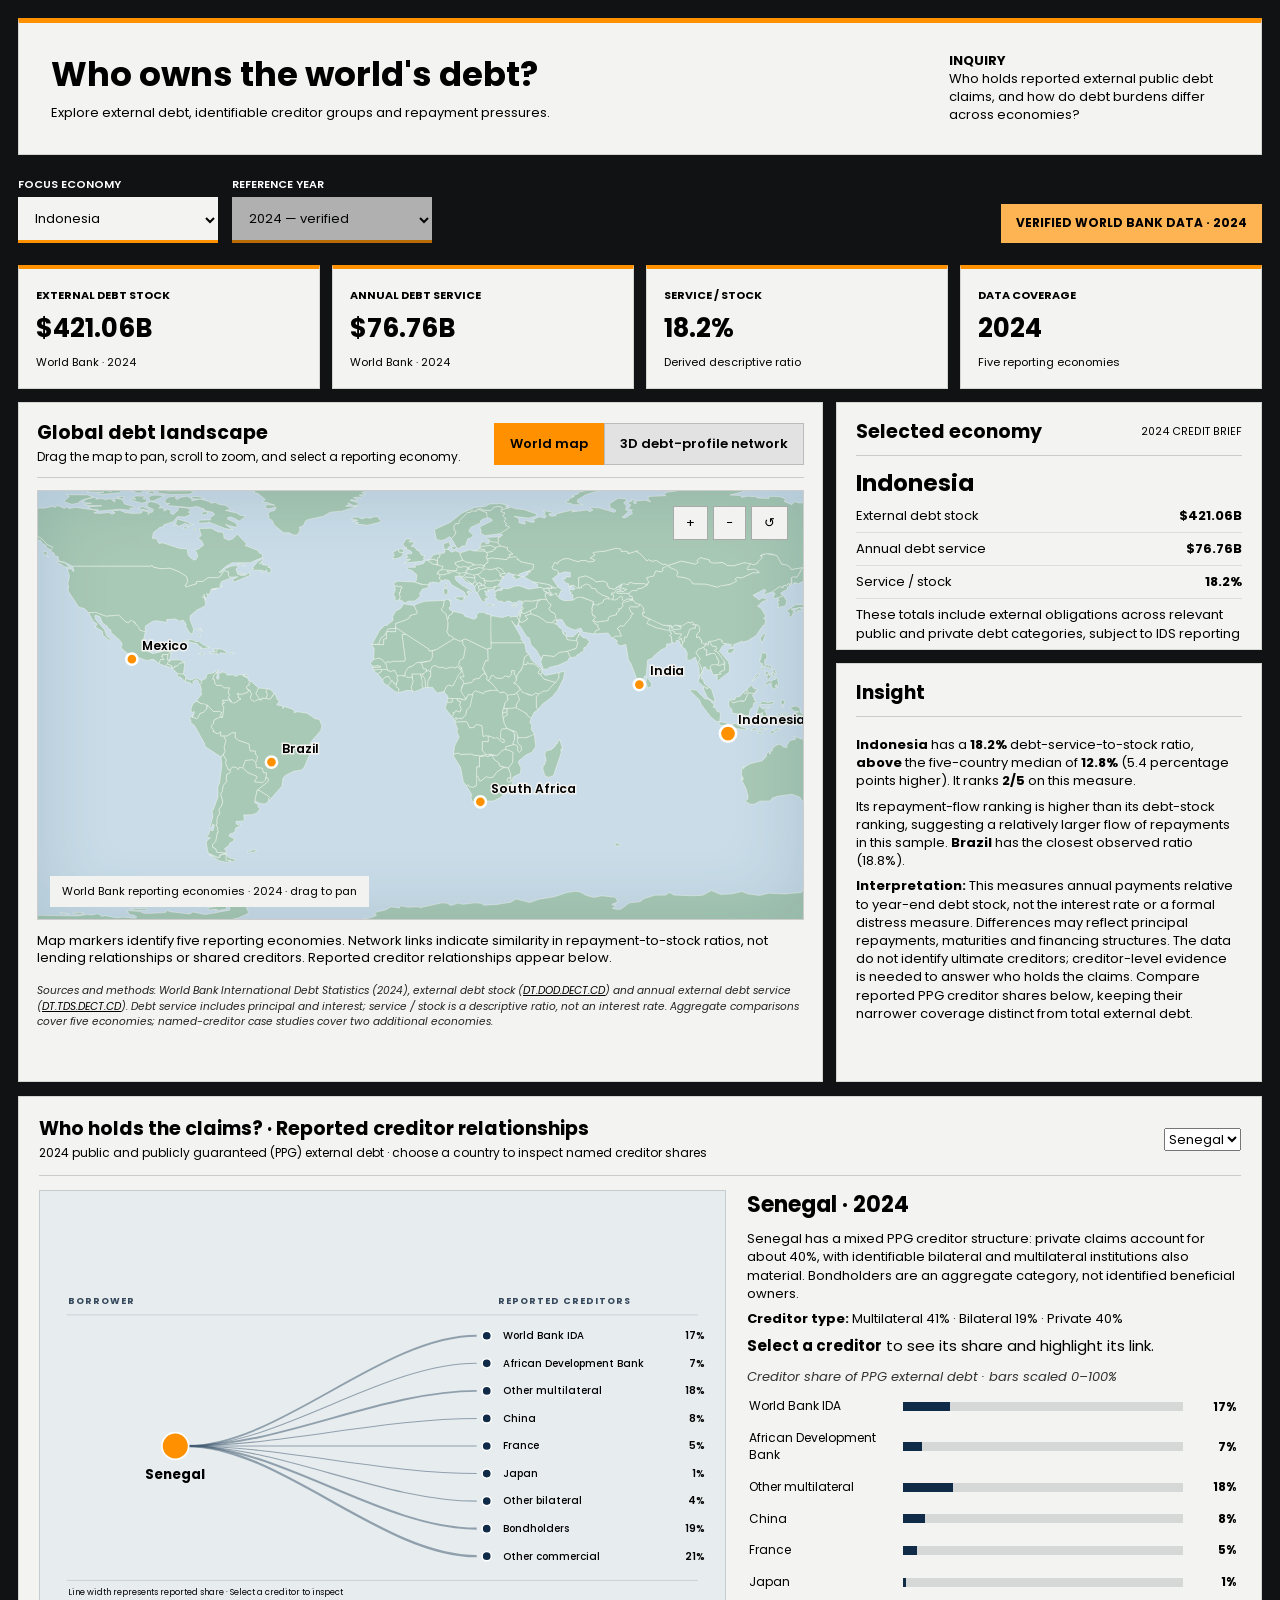
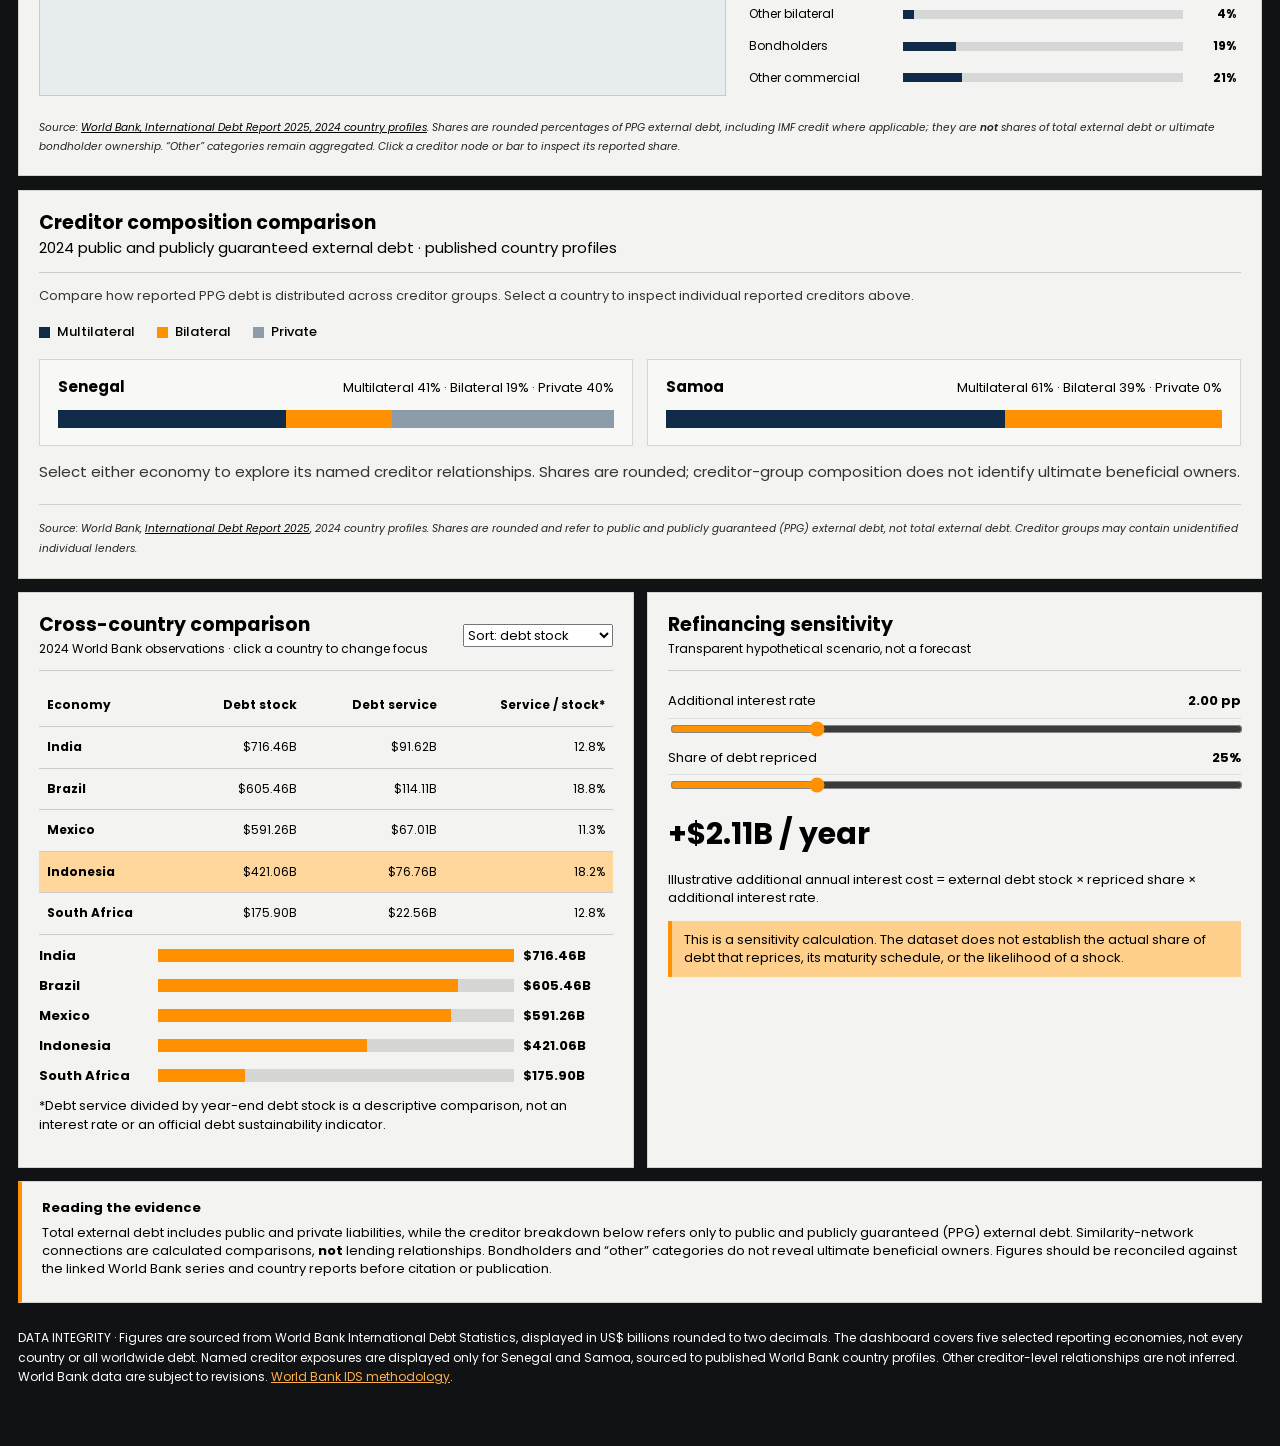
<file: index.html>
<!DOCTYPE html>
<html lang="en"><head><meta charset="utf-8"/><meta content="width=device-width,initial-scale=1" name="viewport"/><title>Who owns the world’s debt? | International debt explorer</title><link href="https://fonts.googleapis.com/css2?family=Poppins:wght@400;500;600;700&amp;display=swap" rel="stylesheet"/><link href="style.css" rel="stylesheet"/></head><body><main class="wrap"><section class="hero"><div><h1>Who owns the world's debt?</h1><p>Explore external debt, identifiable creditor groups and repayment pressures.</p></div><div style="max-width:280px"><b>INQUIRY</b><p>Who holds reported external public debt claims, and how do debt burdens differ across economies?</p></div></section><div class="toolbar"><div><label for="country">FOCUS ECONOMY</label><select id="country"></select></div><div><label>REFERENCE YEAR</label><select disabled=""><option>2024 — verified</option></select></div><div class="verified">VERIFIED WORLD BANK DATA · 2024</div></div><div class="kpis" id="kpis"></div><div class="grid"><section class="panel"><div class="section-head"><div><h2>Global debt landscape</h2><p>Drag the map to pan, scroll to zoom, and select a reporting economy.</p></div><div class="tabs"><button class="active" id="mapTab">World map</button><button id="networkTab">3D debt-profile network</button></div></div><div class="mapframe" id="visual"><div id="map" style="width:100%;height:100%"></div><canvas class="network hidden" id="network"></canvas><div class="mapcontrols"><button id="plus">+</button><button id="minus">−</button><button id="reset">↺</button></div><div class="mapnote" id="mapnote">World Bank reporting economies · 2024 · drag to pan</div></div><div class="legend">Map markers identify five reporting economies. Network links indicate similarity in repayment-to-stock ratios, not lending relationships or shared creditors. Reported creditor relationships appear below.</div><p class="source-note"><em>Sources and methods: World Bank International Debt Statistics (2024), external debt stock (<a href="https://data.worldbank.org/indicator/DT.DOD.DECT.CD" rel="noopener" target="_blank">DT.DOD.DECT.CD</a>) and annual external debt service (<a href="https://data.worldbank.org/indicator/DT.TDS.DECT.CD" rel="noopener" target="_blank">DT.TDS.DECT.CD</a>). Debt service includes principal and interest; service / stock is a descriptive ratio, not an interest rate. Aggregate comparisons cover five economies; named-creditor case studies cover two additional economies.</em></p></section><div class="stack"><section class="panel"><div class="section-head"><h2>Selected economy</h2><small>2024 CREDIT BRIEF</small></div><div id="brief"></div></section><section class="panel"><div class="section-head"><h2>Insight</h2></div><div id="answer"></div></section></div></div><section class="panel" id="creditorPanel" style="margin-top:14px"><div class="section-head"><div><h2>Who holds the claims? · Reported creditor relationships</h2><p>2024 public and publicly guaranteed (PPG) external debt · choose a country to inspect named creditor shares</p></div><select id="creditorCase"><option value="Senegal">Senegal</option><option value="Samoa">Samoa</option></select></div><div class="creditor-grid"><div aria-label="Interactive verified creditor relationship network" class="creditor-network" id="creditorNetwork"></div><div class="creditor-detail"><div id="creditorInsight"></div><div id="creditorBars"></div></div></div><p class="source-note"><em>Source: <a href="https://documents1.worldbank.org/curated/en/099122225162037208/pdf/P165236-a536f876-71a7-4abb-b204-80ef88d247a1.pdf" rel="noopener" target="_blank">World Bank, International Debt Report 2025, 2024 country profiles</a>. Shares are rounded percentages of PPG external debt, including IMF credit where applicable; they are <b>not</b> shares of total external debt or ultimate bondholder ownership. “Other” categories remain aggregated. Click a creditor node or bar to inspect its reported share.</em></p></section><section class="panel" id="categoryPanel" style="margin-top:14px"><div class="section-head"><div><h2>Creditor composition comparison</h2><p>2024 public and publicly guaranteed external debt · published country profiles</p></div></div><div class="muted" id="categoryStatus"></div><div id="categoryTable"></div><p class="source-note"><em>Source: World Bank, <a href="https://documents1.worldbank.org/curated/en/099122225162037208/pdf/P165236-a536f876-71a7-4abb-b204-80ef88d247a1.pdf" rel="noopener" target="_blank">International Debt Report 2025</a>, 2024 country profiles. Shares are rounded and refer to public and publicly guaranteed (PPG) external debt, not total external debt. Creditor groups may contain unidentified individual lenders.</em></p></section><div class="below"><section class="panel"><div class="section-head"><div><h2>Cross-country comparison</h2><p>2024 World Bank observations · click a country to change focus</p></div><select id="sort"><option value="debt">Sort: debt stock</option><option value="service">Sort: annual service</option><option value="burden">Sort: service / stock</option></select></div><div class="scroll"><table class="data-table"><thead><tr><th>Economy</th><th>Debt stock</th><th>Debt service</th><th>Service / stock*</th></tr></thead><tbody id="rows"></tbody></table></div><div id="bars"></div><p class="muted">*Debt service divided by year-end debt stock is a descriptive comparison, not an interest rate or an official debt sustainability indicator.</p></section><section class="panel"><div class="section-head"><div><h2>Refinancing sensitivity</h2><p>Transparent hypothetical scenario, not a forecast</p></div></div><div class="fact"><span>Additional interest rate</span><b id="rateOut">2.0 pp</b></div><input class="slider" id="rate" max="8" min="0" step="0.25" type="range" value="2"/><div class="fact"><span>Share of debt repriced</span><b id="shareOut">25%</b></div><input class="slider" id="share" max="100" min="0" step="5" type="range" value="25"/><div class="scenario" id="scenario"></div><p>Illustrative additional annual interest cost = external debt stock × repriced share × additional interest rate.</p><p class="orange">This is a sensitivity calculation. The dataset does not establish the actual share of debt that reprices, its maturity schedule, or the likelihood of a shock.</p></section></div><div class="panel" style="margin-top:13px;padding:17px 20px;border-left:4px solid #ff9100"><b>Reading the evidence</b><p style="margin:7px 0;font-size:13px">Total external debt includes public and private liabilities, while the creditor breakdown below refers only to public and publicly guaranteed (PPG) external debt. Similarity-network connections are calculated comparisons, <b>not</b> lending relationships. Bondholders and “other” categories do not reveal ultimate beneficial owners. Figures should be reconciled against the linked World Bank series and country reports before citation or publication.</p></div>
<footer>DATA INTEGRITY · Figures are sourced from World Bank International Debt Statistics, displayed in US$ billions rounded to two decimals. The dashboard covers five selected reporting economies, not every country or all worldwide debt. Named creditor exposures are displayed only for Senegal and Samoa, sourced to published World Bank country profiles. Other creditor-level relationships are not inferred. World Bank data are subject to revisions. <a href="https://www.worldbank.org/en/programs/debt-statistics/ids" rel="noopener" target="_blank">World Bank IDS methodology</a>.</footer></main><div class="tooltip" id="tooltip"></div><script src="script.js"></script></body></html>
</file>
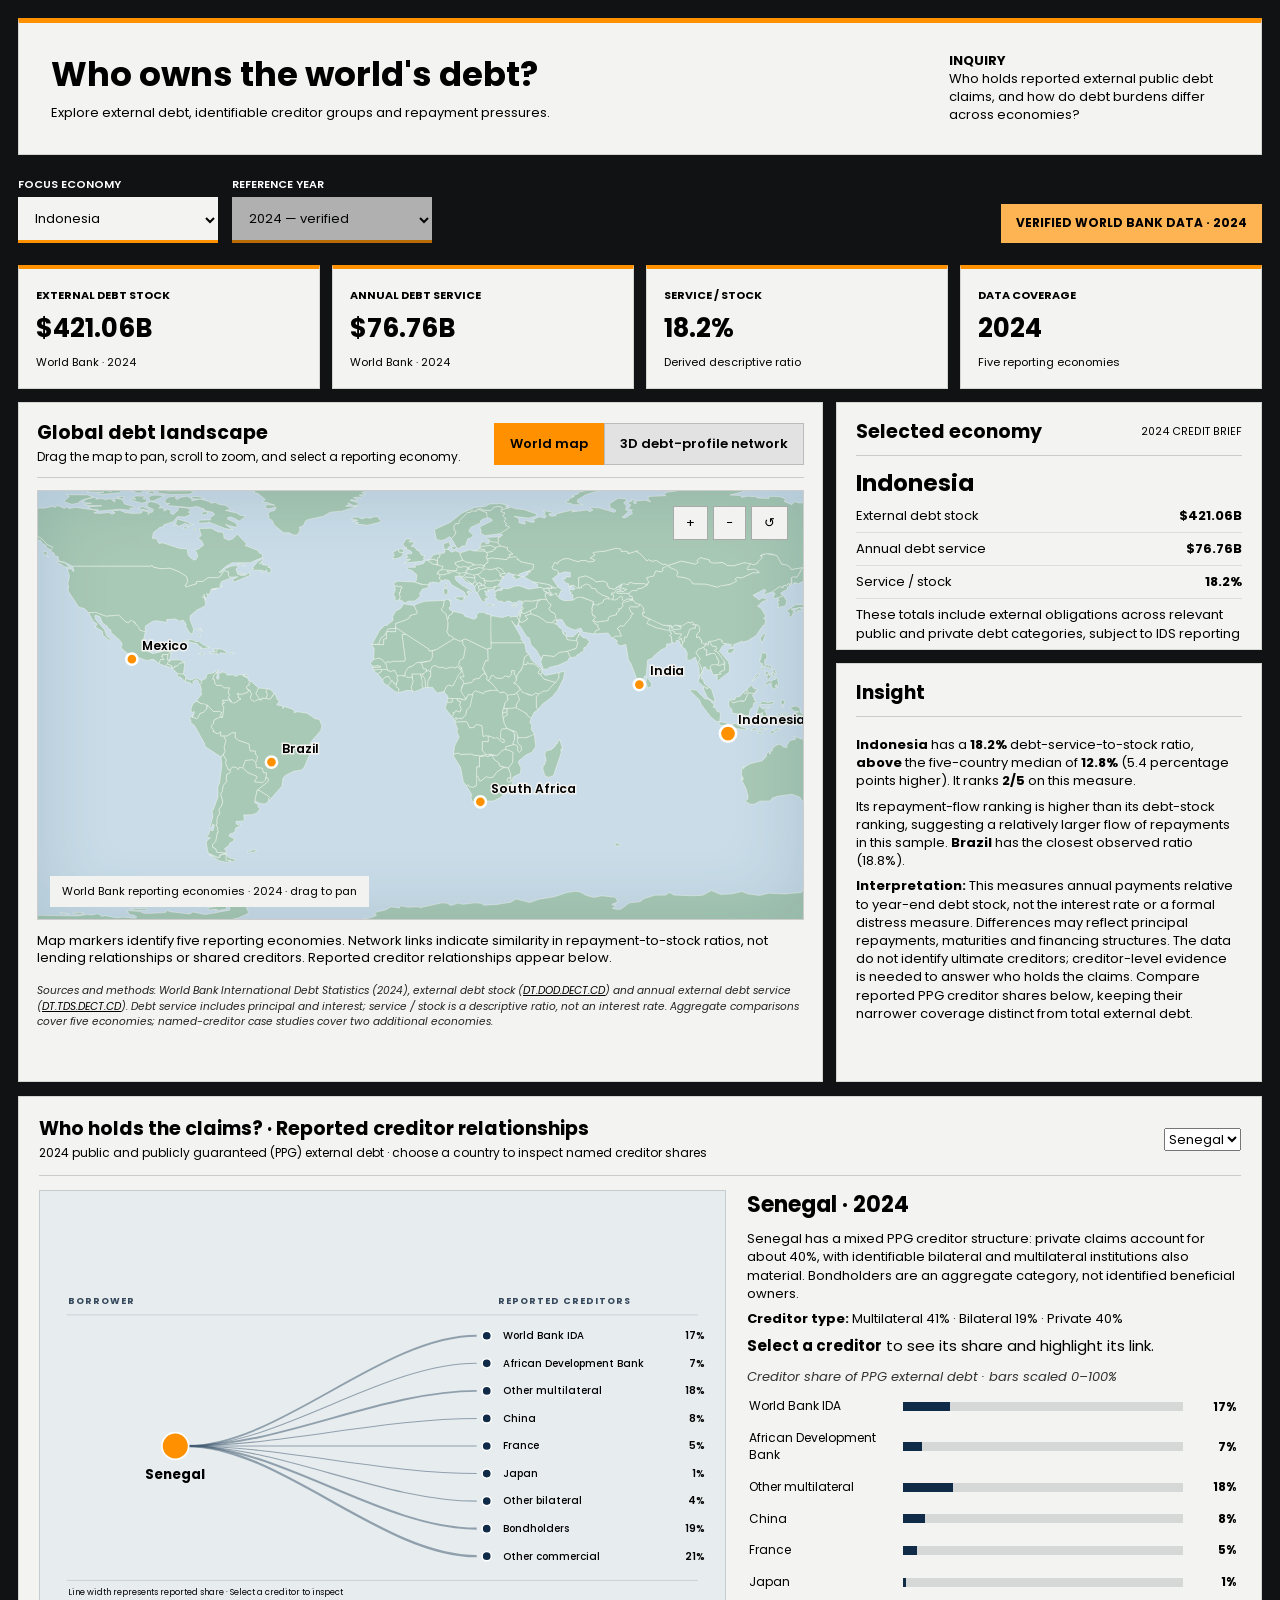
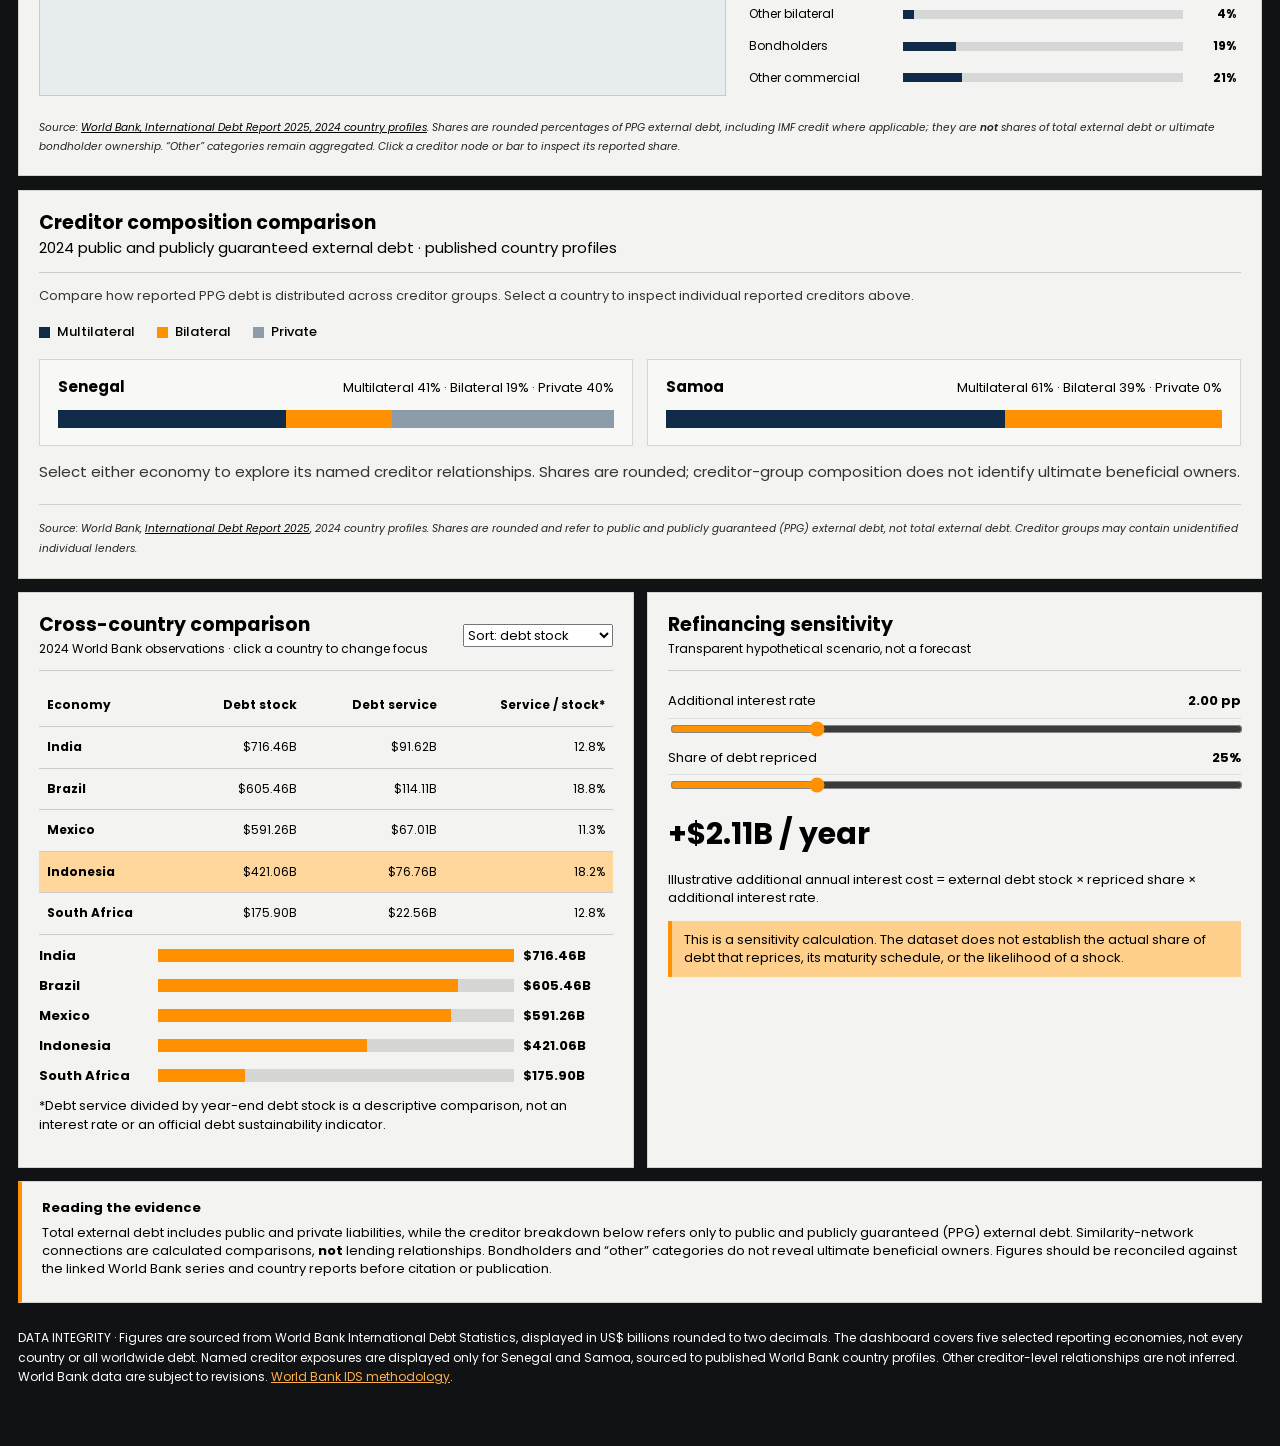
<file: index (3).html>
<!doctype html><html lang="en"><head><meta charset="utf-8"><meta name="viewport" content="width=device-width,initial-scale=1"><title>Who owns the world’s debt? | International debt explorer</title><link href="https://fonts.googleapis.com/css2?family=Poppins:wght@400;500;600;700&display=swap" rel="stylesheet"><style>
:root{--ink:#080808;--orange:#ff9100;--paper:#f2f2f0;--line:#d1d1cd}*{box-sizing:border-box}body{margin:0;background:#101214;color:#000;font:15px/1.45 Poppins,Arial,sans-serif}button,select,input{font:inherit;color:#000}button{cursor:pointer}header{background:#08090a;color:#fff;border-bottom:2px solid var(--orange);padding:16px 25px;display:flex;justify-content:space-between;gap:12px;align-items:center}header b{font-size:19px;letter-spacing:.05em;color:#fff}header small{color:#fff}.wrap{max-width:1580px;margin:auto;padding:24px 18px 60px}.hero,.panel,.kpi{background:var(--paper);border:1px solid #d4d4d0}.hero{padding:29px 32px;border-top:5px solid var(--orange);display:flex;justify-content:space-between;gap:24px}.hero h1{font-size:clamp(29px,3vw,43px);line-height:1.15;margin:8px 0 12px}.hero p{margin:0}.eyebrow{font-size:12px;font-weight:700;letter-spacing:.12em}.toolbar{display:flex;align-items:end;gap:14px;margin:22px 0;flex-wrap:wrap}.toolbar label{color:#fff;font-size:12px;font-weight:600;display:block;margin-bottom:5px}.toolbar select{background:var(--paper);padding:11px 13px;border:0;border-bottom:3px solid var(--orange);min-width:200px}.verified{margin-left:auto;background:#ffb454;padding:11px 15px;font-size:12px;font-weight:700}.kpis{display:grid;grid-template-columns:repeat(4,1fr);gap:12px;margin-bottom:13px}.kpi{border-top:4px solid var(--orange);padding:17px}.kpi small{font-size:12px;font-weight:700}.kpi strong{display:block;font-size:clamp(22px,2.2vw,32px);line-height:1.3;margin:8px 0}.kpi span{font-size:12px}.grid{display:grid;grid-template-columns:minmax(0,1.75fr) minmax(300px,.85fr);gap:13px}.panel{padding:20px;min-width:0}.section-head{display:flex;justify-content:space-between;gap:12px;align-items:center;border-bottom:1px solid #ccc;padding-bottom:13px;margin-bottom:14px}.section-head h2{font-size:21px;margin:0}.section-head p{margin:4px 0 0;font-size:13px}.tabs{display:flex}.tabs button{padding:11px 15px;border:1px solid #bbb;background:#e2e2e2;font-weight:600}.tabs button.active{background:var(--orange);border-color:var(--orange)}.mapframe{height:clamp(520px,52vw,760px);position:relative;overflow:hidden;background:#cddfea;border:1px solid #ccc;touch-action:none}.mapframe svg{width:100%;height:100%;display:block;cursor:grab;touch-action:none}.mapframe svg:active{cursor:grabbing}.mapframe .mapmark{fill:#ff9100;stroke:#fff;stroke-width:2.5}.mapframe .maplabel{font:600 12px Poppins,Arial;fill:#000;paint-order:stroke;stroke:#f2f2f0;stroke-width:3px}.mapcontrols{position:absolute;right:15px;top:15px;display:flex;gap:5px}.mapcontrols button{background:#f2f2f0;border:1px solid #aaa;padding:7px 12px;font-size:18px}.mapnote{position:absolute;bottom:12px;left:12px;background:#f2f2f0;padding:8px 12px;font-size:12px}.stack{display:grid;gap:13px;align-content:start}.stack p{margin:8px 0;line-height:1.42}.big{font-size:26px;font-weight:700}.fact{display:flex;justify-content:space-between;gap:12px;padding:10px 0;border-bottom:1px solid #ddd}.fact b{white-space:nowrap}.orange{color:#000;background:#ffcf8c;padding:10px 12px;border-left:4px solid var(--orange);font-size:13px}.below{display:grid;grid-template-columns:1fr 1fr;gap:13px;margin-top:13px}.below .panel{min-width:0}.data-table{width:100%;border-collapse:collapse;font-size:13px}.data-table th,.data-table td{padding:12px 8px;border-bottom:1px solid #ccc;text-align:right}.data-table th:first-child,.data-table td:first-child{text-align:left}.data-table tr[data-country]{cursor:pointer}.data-table tr[data-country]:hover{background:#ffe4c1}.data-table tr.selected{background:#ffd69c}.scroll{overflow:auto}.barrow{display:grid;grid-template-columns:110px 1fr 90px;align-items:center;gap:9px;margin:12px 0}.track{background:#d6d6d4;height:13px}.fill{background:var(--orange);height:100%}.muted{font-size:12px}.slider{width:100%;accent-color:#ff9100}.scenario{font-size:30px;font-weight:700;margin:16px 0}.source a{color:#000;text-decoration:underline}.source{font-size:13px}.network{width:100%;height:100%;background:#eef1f3;cursor:grab;touch-action:none}.hidden{display:none!important}.legend{margin-top:11px;font-size:12px}footer{color:#fff;font-size:12px;line-height:1.6;margin-top:25px}footer a{color:#ffb14b}.tooltip{position:fixed;pointer-events:none;z-index:100;background:#f2f2f0;border:1px solid #999;padding:9px 12px;box-shadow:0 5px 18px #0003;max-width:280px;font-size:13px;display:none}@media(max-width:1000px){.grid,.below{grid-template-columns:1fr}.kpis{grid-template-columns:repeat(2,1fr)}}@media(max-width:550px){.kpis{grid-template-columns:1fr 1fr}.hero{padding:19px}.panel{padding:13px}.mapframe{height:540px}.section-head{flex-wrap:wrap}.verified{margin-left:0}.barrow{grid-template-columns:85px 1fr 70px}}

/* V14: retained financial-terminal palette and Poppins typography */
body{font-size:16px;line-height:1.34}.wrap{padding-top:18px}.hero{align-items:center}.hero .eyebrow{display:none}.hero h1{margin:0 0 10px}.section-head h2{font-size:22px;line-height:1.22}.section-head p,.stack p{line-height:1.32}.panel,.kpi{transition:transform .18s ease,box-shadow .18s ease,border-color .18s ease;position:relative}.panel:hover,.kpi:hover{transform:translateY(-3px);box-shadow:0 10px 25px rgba(0,0,0,.22);border-color:#ff9100;z-index:2}.panel:focus-within,.kpi:focus-within{z-index:3}.mapframe{height:clamp(600px,58vw,820px);background:#cddfea;isolation:isolate}.mapframe:after{content:"";position:absolute;inset:0;pointer-events:none;z-index:1;box-shadow:inset 0 0 65px 9px rgba(26,60,82,.13);border-radius:1px}.mapcontrols,.mapnote{z-index:3}.mapframe svg{background:#cddfea}.source-note{font-size:13px;line-height:1.45;margin:12px 0 0}.source-note a{color:#000}.answer-lead{font-size:16px;line-height:1.36!important;margin:0 0 10px!important}.answer-detail{font-size:14px;line-height:1.35!important;margin:0!important}.stack{gap:12px}.fact{padding:8px 0}.tooltip{z-index:1000}.mapnote{font-size:13px}@media(max-width:1000px){.mapframe{height:650px}}@media(max-width:550px){.mapframe{height:560px}.hero{flex-direction:column;align-items:flex-start}}

/* V15: matched-height analytics columns. No unoccupied charcoal strip. */
@media (min-width:1001px){
 .grid{align-items:stretch;grid-template-columns:minmax(0,1.7fr) minmax(340px,.85fr)}
 .grid > .panel{display:flex;flex-direction:column}
 .grid > .panel .mapframe{height:clamp(420px,35vw,520px);flex:none}
 .grid > .stack{display:grid;grid-template-rows:minmax(0,1fr) minmax(0,1fr);align-content:stretch;height:100%;min-height:0}
 .grid > .stack > .panel{display:flex;flex-direction:column;min-height:0}
 .grid > .stack > .panel #brief,.grid > .stack > .panel #answer{flex:1}
}
@media (max-width:1000px){.grid > .stack{height:auto}.grid > .panel .mapframe{height:clamp(410px,65vw,600px)}}

.creditor-grid{display:grid;grid-template-columns:minmax(0,1.25fr) minmax(320px,.75fr);gap:18px}.creditor-network{min-height:420px;background:#e6ebef;border:1px solid #c6cbd0;position:relative;overflow:hidden}.creditor-network svg{width:100%;height:420px;display:block;touch-action:none}.creditor-detail{padding:8px 3px}.creditor-detail h3{font-size:22px;margin:0 0 10px}.creditor-detail p{line-height:1.38}.cbar{display:grid;grid-template-columns:125px 1fr 50px;align-items:center;gap:9px;margin:9px 0;cursor:pointer;padding:5px;border-radius:2px}.cbar:hover,.cbar.active{background:#ffdfb4}.cbar span{font-size:13px}.cbar .track{height:10px;background:#d6d8d8}.cbar .fill{height:100%;background:#102b47}.cbar b{font-size:13px;text-align:right}.creditor-network .edge{fill:none;stroke:#102b47;opacity:.43;cursor:pointer}.creditor-network .edge:hover{opacity:1;stroke:#ff9100}.creditor-network .node{cursor:pointer}.creditor-network text{font-family:Poppins,sans-serif;fill:#000;font-size:12px;font-weight:600;pointer-events:none}.creditor-network .node:hover circle{stroke:#ff9100;stroke-width:4}.source-note b{font-weight:600}.legend{margin-top:17px!important;line-height:1.5!important}.source-note{font-size:11px!important;line-height:1.5!important;margin-top:22px!important;color:#222}.source-note em{font-size:11px!important}.network-note{display:block;font-size:12px;color:#111}.mini-table{width:100%;border-collapse:collapse;margin-top:12px}.mini-table th,.mini-table td{padding:10px 8px;border-bottom:1px solid #d1d1cd;text-align:right;font-size:14px}.mini-table th:first-child,.mini-table td:first-child{text-align:left}.mini-table th{font-weight:600}.status-warn{padding:12px;background:#ffe4c3}.status-ok{padding:8px 0}.creditor-grid button{cursor:pointer}@media(max-width:950px){.creditor-grid{grid-template-columns:1fr}}

/* V18: consistent readable typography and creditor data visible without API */
.grid .stack, .grid .stack .panel {min-width:0}
#answer, #answer p, #brief, #brief p, #creditorInsight, #creditorInsight p,
#categoryPanel, #categoryPanel p, #categoryStatus, .legend, .source-note,
.data-table, .mini-table, .cbar, .muted {font-family:Poppins,Arial,sans-serif;font-size:15px!important;line-height:1.38!important}
#answer p, #brief p, #creditorInsight p {margin:7px 0!important}
#answer .answer-lead, #answer .answer-detail, #answer .answer-note {font-size:15px!important;line-height:1.38!important}
#categoryTable .mini-table td, #categoryTable .mini-table th {font-size:15px!important;padding:10px 12px}
#categoryPanel .source-note {margin-top:12px}
#categoryStatus {margin:12px 0}
#creditorInsight p[style] {font-size:15px!important}
@media(max-width:700px){#answer,#answer p,#brief,#brief p,#categoryPanel,.mini-table{font-size:14px!important}}
.creditor-network .diagram-eyebrow{font-size:10px;font-weight:650;letter-spacing:1.2px;fill:#35475a}.creditor-network .edge{transition:opacity .18s,stroke .18s}.creditor-network .node:hover circle{fill:#ff9100}.creditor-network{background:#e7ecef!important} .creditor-grid{align-items:start!important}.creditor-network{min-height:0!important;height:auto!important;align-self:start!important}.creditor-network svg{height:auto!important;aspect-ratio:820/380!important;max-height:440px!important}.creditor-detail{align-self:start!important}@media(max-width:700px){.creditor-network svg{min-height:270px!important}} 
/* V22: centre the visualisation against the full height of the adjacent creditor analysis. */
#creditorPanel .creditor-grid{align-items:stretch!important;grid-template-columns:minmax(0,1.25fr) minmax(320px,.75fr)}
#creditorPanel .creditor-network{align-self:stretch!important;display:flex!important;align-items:center!important;justify-content:center!important;min-height:0!important;height:auto!important;padding:12px 0!important}
#creditorPanel .creditor-network svg{display:block!important;width:100%!important;height:auto!important;aspect-ratio:820/380!important;max-height:none!important;flex:none}
#creditorPanel .creditor-detail{align-self:stretch!important}
@media(max-width:950px){#creditorPanel .creditor-grid{grid-template-columns:1fr!important}#creditorPanel .creditor-network{min-height:300px!important}#creditorPanel .creditor-network svg{max-height:420px!important}}

/* V23: balanced landscape/brief/insight layout. Brief is content-height; insight begins immediately below. */
@media (min-width:1001px){
  .grid{align-items:stretch;grid-template-columns:minmax(0,1.7fr) minmax(340px,.85fr);gap:13px}
  .grid > .panel{display:flex;flex-direction:column;padding-bottom:16px}
  .grid > .panel .mapframe{height:clamp(380px,32vw,465px)!important;flex:none}
  .grid > .stack{display:grid!important;grid-template-rows:auto minmax(0,1fr)!important;align-content:stretch!important;height:100%!important;min-height:0;gap:13px}
  .grid > .stack > .panel{min-height:0!important;display:block!important}
  .grid > .stack > .panel:first-child{height:max-content;align-self:start;padding-bottom:15px}
  .grid > .stack > .panel:last-child{align-self:stretch;display:flex!important;flex-direction:column}
  .grid > .stack > .panel #brief,.grid > .stack > .panel #answer{flex:initial!important}
  .grid > .stack > .panel .fact{padding:8px 0}
  .grid > .panel .legend{margin-top:12px!important;line-height:1.35!important}
  .grid > .panel .source-note{margin-top:14px!important;margin-bottom:0!important}
}
@media (max-width:1000px){
  .grid > .stack{display:flex!important;flex-direction:column;height:auto!important;gap:13px}
  .grid > .stack > .panel{height:auto!important;min-height:0!important}
  .grid > .panel .mapframe{height:clamp(360px,62vw,520px)!important}
}

/* V24: coherent dashboard geometry, readable financial visualisations */
:root{--paper:#f3f3f1;--orange:#ff9100}
body{font-family:Poppins,Arial,sans-serif;font-size:15px;line-height:1.4}
.panel,.kpi{transition:box-shadow .16s ease,border-color .16s ease;transform:none!important}
.panel:hover,.kpi:hover{box-shadow:0 5px 20px rgba(0,0,0,.14);border-color:#ff9100}
.grid{align-items:start!important;grid-template-columns:minmax(0,1.66fr) minmax(345px,.88fr)!important}
.grid>.panel{height:auto!important;padding-bottom:18px!important}
.grid>.stack{display:flex!important;flex-direction:column!important;gap:13px!important;height:auto!important;align-self:start!important;min-height:0!important}
.grid>.stack>.panel{height:auto!important;min-height:0!important;align-self:auto!important;display:block!important;flex:none!important;padding:18px 20px!important}
.grid>.stack>.panel:last-child{flex:none!important}
.grid>.panel .mapframe{height:clamp(430px,36vw,540px)!important;flex:none!important}
.grid .section-head{margin-bottom:12px;padding-bottom:11px}
.grid .legend{margin:10px 0 0!important;font-size:13px;line-height:1.45!important}
.grid .source-note{margin-top:18px!important;margin-bottom:0!important;font-size:11px!important;line-height:1.55!important}
#answer p{font-size:14px!important;line-height:1.46!important;margin:8px 0!important}
#answer .answer-lead{font-size:15px!important}
#brief p{font-size:14px!important;line-height:1.4!important}
#creditorPanel .creditor-grid{align-items:stretch!important;grid-template-columns:minmax(0,1.16fr) minmax(330px,.84fr)!important}
#creditorPanel .creditor-network{display:flex!important;align-items:center!important;justify-content:center!important;align-self:stretch!important;min-height:0!important;padding:0!important}
#creditorPanel .creditor-network svg{height:auto!important;width:100%!important;max-height:unset!important;aspect-ratio:820/380!important}
#creditorPanel .creditor-detail{padding:0 3px!important}
#creditorPanel .cbar{grid-template-columns:145px 1fr 44px!important;margin:5px 0!important;padding:5px 2px!important}
#creditorPanel .cbar .track{height:9px!important}
.bar-scale-note{font-size:11px!important;color:#303030;margin:12px 0 7px!important;font-style:italic}
#creditorPanel .creditor-network .edge{stroke:#405b70;opacity:.52}
#creditorPanel .creditor-network .diagram-eyebrow{font-size:11px}
#categoryPanel .mini-table td,#categoryPanel .mini-table th{font-size:13px;white-space:nowrap}
#categoryPanel .scroll{max-width:100%}
#scenarioDisclaimer{font-size:12px;line-height:1.45;margin-top:8px}
@media(max-width:1100px){.grid{grid-template-columns:1fr!important}.grid>.panel .mapframe{height:clamp(390px,55vw,570px)!important}}
@media(max-width:850px){#creditorPanel .creditor-grid{grid-template-columns:1fr!important}#creditorPanel .creditor-network{min-height:300px!important}#creditorPanel .creditor-network svg{max-width:850px!important}}
@media(max-width:550px){.grid>.panel .mapframe{height:410px!important}.grid>.stack>.panel{padding:15px!important}#creditorPanel .cbar{grid-template-columns:105px 1fr 38px!important}#creditorPanel .cbar span{font-size:11px!important}}

/* V25 — consistent typography and stable desktop panel geometry */
:root{--ui-text:13px;--ui-small:11px}
body{font-size:var(--ui-text)!important;line-height:1.38!important}
.hero p,.toolbar select,.tabs button,.panel p,.panel span,.panel button,.panel select,.panel label,.panel .fact,.panel .legend,.panel .network-note,.kpi span,.kpi small{font-size:var(--ui-text)!important;line-height:1.4!important}
.section-head h2{font-size:19px!important;line-height:1.25!important}
.section-head p{font-size:12px!important}
.hero h1{font-size:34px!important}
.big{font-size:23px!important}
.fact{padding:7px 0!important}
.kpi strong{font-size:26px!important}
.kpi small,.kpi span,.eyebrow,.toolbar label{font-size:11px!important}
.grid .source-note,.source-note,.source-note em{font-size:10.5px!important;line-height:1.5!important}
#answer p,#answer .answer-lead,#answer .answer-detail,#brief p,#creditorInsight p{font-size:13px!important;line-height:1.4!important;margin:7px 0!important}
#answer b,#brief b{font-size:inherit!important}
#brief .big{font-size:23px!important}
.data-table,.data-table th,.data-table td,.mini-table,.mini-table th,.mini-table td,.cbar span,.cbar b{font-size:12px!important}
.mapnote,.legend,.muted,.bar-scale-note{font-size:11px!important}
@media(min-width:1101px){
  .grid{grid-template-columns:minmax(0,1.66fr) minmax(345px,.88fr)!important;align-items:start!important}
  .grid>.panel{min-height:680px!important;height:680px!important;overflow:hidden;padding:18px!important}
  .grid>.panel .mapframe{height:465px!important}
  .grid>.stack{display:grid!important;grid-template-rows:248px 419px!important;gap:13px!important;align-self:start!important;height:680px!important;min-height:680px!important}
  .grid>.stack>.panel{height:100%!important;min-height:0!important;overflow:hidden!important;padding:17px 19px!important}
  .grid>.stack>.panel:last-child{height:419px!important;min-height:419px!important}
  .grid #answer{max-height:340px!important;overflow-y:auto!important;scrollbar-width:thin;padding-right:5px}
  .grid #brief{max-height:185px!important;overflow-y:auto!important;scrollbar-width:thin}
  .grid .legend{margin-top:10px!important}
  .grid .source-note{margin-top:15px!important}
}
@media(max-width:1100px){
 .grid{grid-template-columns:1fr!important}
 .grid>.panel,.grid>.stack,.grid>.stack>.panel,.grid>.stack>.panel:last-child{height:auto!important;min-height:0!important;overflow:visible!important}
 .grid>.stack{display:flex!important;flex-direction:column!important}
 .grid #answer,.grid #brief{max-height:none!important;overflow:visible!important}
 .grid>.panel .mapframe{height:480px!important}
}
@media(max-width:600px){.hero h1{font-size:27px!important}.grid>.panel .mapframe{height:390px!important}.section-head h2{font-size:18px!important}.grid>.stack>.panel{padding:16px!important}}

/* V26: keep sources fully visible with comfortable bottom breathing room. */
@media (min-width:1101px){
  .grid > .panel:first-child{
    height:auto!important;
    min-height:680px!important;
    overflow:visible!important;
    padding-bottom:30px!important;
    box-sizing:border-box!important;
  }
  .grid > .panel:first-child .mapframe{height:430px!important;}
  .grid > .panel:first-child .source-note{
    margin-top:16px!important;
    margin-bottom:0!important;
    padding-bottom:3px!important;
    overflow:visible!important;
  }
}
@media (max-width:1100px){
  .grid > .panel:first-child{padding-bottom:28px!important;overflow:visible!important;}
}
</style><style id="poppins-universal-typography">
/* Enforce one typeface across HTML, form controls, tables and SVG labels. */
html,body,body *,body *::before,body *::after,button,input,select,textarea,option,table,th,td,svg,svg text,svg tspan{font-family:'Poppins',sans-serif!important}
</style><style id="composition-refresh">
#categoryPanel .section-head{align-items:center}
#categoryStatus{font-size:13px!important;line-height:1.45!important;margin:10px 0 17px;color:#343434}
.composition-legend{display:flex;gap:22px;flex-wrap:wrap;margin:0 0 18px;font-size:12px;font-weight:500}
.composition-legend span{display:inline-flex;gap:7px;align-items:center}.composition-legend i{display:inline-block;width:11px;height:11px}
.composition-list{display:grid;grid-template-columns:repeat(2,minmax(0,1fr));gap:14px}
.composition-row{border:1px solid #d4d4d0;padding:17px 18px;cursor:pointer;background:#f8f8f6;transition:border-color .16s,box-shadow .16s}
.composition-row:hover,.composition-row:focus-visible{border-color:#ff9100;box-shadow:0 3px 12px #00000012;outline:none}
.composition-row-head{display:flex;justify-content:space-between;gap:14px;align-items:baseline;margin-bottom:12px}
.composition-row-head b{font-size:15px}.composition-row-head span{font-size:11px;line-height:1.45;text-align:right}
.composition-track{display:flex;width:100%;height:18px;overflow:hidden;background:#dedede}
.composition-track>div{height:100%;min-width:0}
.composition-caption{font-size:12px!important;line-height:1.5!important;margin:16px 0 0!important;color:#333}
#categoryPanel>.source-note{margin-top:21px!important;padding-top:12px;border-top:1px solid #d1d1cd}
@media(max-width:760px){.composition-list{grid-template-columns:1fr}.composition-row-head{flex-wrap:wrap}}
</style></head><body><main class="wrap"><section class="hero"><div><h1>Who owns the world's debt?</h1><p>Explore external debt, identifiable creditor groups and repayment pressures.</p></div><div style="max-width:280px"><b>INQUIRY</b><p>Who holds reported external public debt claims, and how do debt burdens differ across economies?</p></div></section><div class="toolbar"><div><label for="country">FOCUS ECONOMY</label><select id="country"></select></div><div><label>REFERENCE YEAR</label><select disabled><option>2024 — verified</option></select></div><div class="verified">VERIFIED WORLD BANK DATA · 2024</div></div><div class="kpis" id="kpis"></div><div class="grid"><section class="panel"><div class="section-head"><div><h2>Global debt landscape</h2><p>Drag the map to pan, scroll to zoom, and select a reporting economy.</p></div><div class="tabs"><button id="mapTab" class="active">World map</button><button id="networkTab">3D debt-profile network</button></div></div><div class="mapframe" id="visual"><div id="map" style="width:100%;height:100%"></div><canvas class="network hidden" id="network"></canvas><div class="mapcontrols"><button id="plus">+</button><button id="minus">−</button><button id="reset">↺</button></div><div class="mapnote" id="mapnote">World Bank reporting economies · 2024 · drag to pan</div></div><div class="legend">Map markers identify five reporting economies. Network links indicate similarity in repayment-to-stock ratios, not lending relationships or shared creditors. Reported creditor relationships appear below.</div><p class="source-note"><em>Sources and methods: World Bank International Debt Statistics (2024), external debt stock (<a href="https://data.worldbank.org/indicator/DT.DOD.DECT.CD" target="_blank" rel="noopener">DT.DOD.DECT.CD</a>) and annual external debt service (<a href="https://data.worldbank.org/indicator/DT.TDS.DECT.CD" target="_blank" rel="noopener">DT.TDS.DECT.CD</a>). Debt service includes principal and interest; service / stock is a descriptive ratio, not an interest rate. Aggregate comparisons cover five economies; named-creditor case studies cover two additional economies.</em></p></section><div class="stack"><section class="panel"><div class="section-head"><h2>Selected economy</h2><small>2024 CREDIT BRIEF</small></div><div id="brief"></div></section><section class="panel"><div class="section-head"><h2>Insight</h2></div><div id="answer"></div></section></div></div><section class="panel" id="creditorPanel" style="margin-top:14px"><div class="section-head"><div><h2>Who holds the claims? · Reported creditor relationships</h2><p>2024 public and publicly guaranteed (PPG) external debt · choose a country to inspect named creditor shares</p></div><select id="creditorCase"><option value="Senegal">Senegal</option><option value="Samoa">Samoa</option></select></div><div class="creditor-grid"><div class="creditor-network" id="creditorNetwork" aria-label="Interactive verified creditor relationship network"></div><div class="creditor-detail"><div id="creditorInsight"></div><div id="creditorBars"></div></div></div><p class="source-note"><em>Source: <a href="https://documents1.worldbank.org/curated/en/099122225162037208/pdf/P165236-a536f876-71a7-4abb-b204-80ef88d247a1.pdf" target="_blank" rel="noopener">World Bank, International Debt Report 2025, 2024 country profiles</a>. Shares are rounded percentages of PPG external debt, including IMF credit where applicable; they are <b>not</b> shares of total external debt or ultimate bondholder ownership. “Other” categories remain aggregated. Click a creditor node or bar to inspect its reported share.</em></p></section><section class="panel" id="categoryPanel" style="margin-top:14px"><div class="section-head"><div><h2>Creditor composition comparison</h2><p>2024 public and publicly guaranteed external debt · published country profiles</p></div></div><div id="categoryStatus" class="muted"></div><div id="categoryTable"></div><p class="source-note"><em>Source: World Bank, <a href="https://documents1.worldbank.org/curated/en/099122225162037208/pdf/P165236-a536f876-71a7-4abb-b204-80ef88d247a1.pdf" target="_blank" rel="noopener">International Debt Report 2025</a>, 2024 country profiles. Shares are rounded and refer to public and publicly guaranteed (PPG) external debt, not total external debt. Creditor groups may contain unidentified individual lenders.</em></p></section><div class="below"><section class="panel"><div class="section-head"><div><h2>Cross-country comparison</h2><p>2024 World Bank observations · click a country to change focus</p></div><select id="sort"><option value="debt">Sort: debt stock</option><option value="service">Sort: annual service</option><option value="burden">Sort: service / stock</option></select></div><div class="scroll"><table class="data-table"><thead><tr><th>Economy</th><th>Debt stock</th><th>Debt service</th><th>Service / stock*</th></tr></thead><tbody id="rows"></tbody></table></div><div id="bars"></div><p class="muted">*Debt service divided by year-end debt stock is a descriptive comparison, not an interest rate or an official debt sustainability indicator.</p></section><section class="panel"><div class="section-head"><div><h2>Refinancing sensitivity</h2><p>Transparent hypothetical scenario, not a forecast</p></div></div><div class="fact"><span>Additional interest rate</span><b id="rateOut">2.0 pp</b></div><input class="slider" id="rate" type="range" min="0" max="8" step="0.25" value="2"><div class="fact"><span>Share of debt repriced</span><b id="shareOut">25%</b></div><input class="slider" id="share" type="range" min="0" max="100" step="5" value="25"><div class="scenario" id="scenario"></div><p>Illustrative additional annual interest cost = external debt stock × repriced share × additional interest rate.</p><p class="orange">This is a sensitivity calculation. The dataset does not establish the actual share of debt that reprices, its maturity schedule, or the likelihood of a shock.</p></section></div><div class="panel" style="margin-top:13px;padding:17px 20px;border-left:4px solid #ff9100"><b>Reading the evidence</b><p style="margin:7px 0;font-size:13px">Total external debt includes public and private liabilities, while the creditor breakdown below refers only to public and publicly guaranteed (PPG) external debt. Similarity-network connections are calculated comparisons, <b>not</b> lending relationships. Bondholders and “other” categories do not reveal ultimate beneficial owners. Figures should be reconciled against the linked World Bank series and country reports before citation or publication.</p></div>
<footer>DATA INTEGRITY · Figures are sourced from World Bank International Debt Statistics, displayed in US$ billions rounded to two decimals. The dashboard covers five selected reporting economies, not every country or all worldwide debt. Named creditor exposures are displayed only for Senegal and Samoa, sourced to published World Bank country profiles. Other creditor-level relationships are not inferred. World Bank data are subject to revisions. <a href="https://www.worldbank.org/en/programs/debt-statistics/ids" target="_blank" rel="noopener">World Bank IDS methodology</a>.</footer></main><div class="tooltip" id="tooltip"></div><script>
const DATA={Indonesia:{debt:421.05921,service:76.75812,xy:[802,278]},India:{debt:716.45602,service:91.61746,xy:[715,230]},Brazil:{debt:605.46378,service:114.11271,xy:[354,306]},Mexico:{debt:591.25503,service:67.01117,xy:[217,205]},'South Africa':{debt:175.89555,service:22.55714,xy:[559,345]}};
const names=Object.keys(DATA);let focus='Indonesia',sort='debt',view='map';const $=id=>document.getElementById(id);const usd=v=>'$'+v.toFixed(2)+'B';
const mapSvg=`<svg id="worldSvg" viewBox="0 0 1000 500" preserveAspectRatio="xMidYMid slice" aria-label="Interactive geographically grounded world map"><rect width="1000" height="500" fill="#c9dce8"/><g id="mapViewport"><g fill="#a8c9b5" stroke="#f5f6f2" stroke-width=".48" stroke-linejoin="round"><path d="M1000.0,294.6 L1000.0,296.0 L996.5,297.3 L996.1,296.2 L1000.0,294.6Z"/><path d="M993.5,298.3 L996.4,299.0 L996.0,300.4 L992.7,300.5 L993.5,298.3Z"/><path d="M0.0,294.6 L0.2,295.8 L0.0,296.0 L0.0,294.6Z"/><path d="M594.2,252.6 L604.7,258.6 L604.9,260.2 L608.9,263.0 L607.6,266.4 L607.8,268.0 L609.6,269.0 L608.9,273.6 L612.0,278.7 L609.8,280.3 L601.4,282.6 L596.0,282.0 L593.7,276.2 L585.4,273.2 L582.3,268.1 L581.5,262.5 L585.4,259.3 L584.6,256.7 L585.6,254.7 L584.5,253.2 L594.2,252.6Z"/><path d="M475.9,173.2 L475.9,178.1 L466.8,178.0 L466.8,185.1 L464.2,185.3 L464.1,190.8 L453.2,190.7 L452.6,191.7 L452.7,190.5 L459.0,190.3 L461.4,184.2 L465.3,181.2 L466.6,177.7 L468.4,175.3 L475.6,174.7 L475.9,173.2Z"/><path d="M158.8,113.9 L151.0,110.0 L146.0,108.8 L144.5,106.3 L144.9,104.6 L141.3,103.5 L140.8,101.2 L137.5,99.2 L138.9,94.7 L134.1,92.9 L129.6,87.7 L123.7,83.9 L118.2,86.4 L113.8,83.3 L108.3,82.5 L108.4,56.4 L120.8,58.6 L126.6,56.6 L130.8,56.9 L139.5,55.0 L141.4,56.2 L144.1,54.2 L150.7,57.0 L154.4,55.1 L154.8,57.2 L162.6,56.1 L179.9,58.6 L183.6,60.0 L179.7,61.4 L184.7,62.0 L194.6,61.2 L197.6,62.8 L200.6,61.4 L197.7,60.2 L199.5,59.3 L205.1,58.9 L210.2,61.1 L218.2,62.1 L226.5,61.7 L226.2,60.0 L228.7,59.5 L233.0,60.4 L233.0,63.1 L234.8,60.9 L237.0,60.9 L238.2,58.1 L232.0,55.3 L232.2,52.2 L235.5,50.2 L242.0,51.9 L245.8,55.0 L243.3,56.4 L248.5,57.0 L248.5,59.8 L252.2,57.6 L255.5,59.4 L254.7,61.5 L257.4,63.3 L262.3,58.9 L262.4,55.9 L270.5,56.5 L274.2,57.9 L274.4,59.3 L272.3,60.7 L274.3,62.2 L273.9,63.6 L268.5,65.5 L261.8,65.1 L257.4,70.1 L248.0,73.3 L247.9,75.1 L244.6,75.5 L238.2,80.8 L237.0,86.3 L241.1,86.7 L243.6,91.4 L247.5,90.9 L263.9,96.4 L271.5,96.8 L271.9,102.0 L273.9,105.1 L278.0,107.8 L280.2,106.9 L281.7,104.0 L280.2,99.6 L278.3,98.1 L282.7,96.8 L287.4,93.0 L285.3,88.7 L281.9,86.7 L285.2,83.7 L283.0,76.9 L294.9,76.5 L301.7,80.2 L306.7,80.4 L307.5,86.2 L312.1,88.3 L316.1,86.8 L320.6,82.4 L329.5,91.8 L328.3,93.5 L340.7,98.3 L341.8,100.6 L345.1,102.0 L345.3,105.1 L333.2,110.4 L315.6,110.5 L309.7,113.7 L302.5,119.9 L304.8,119.5 L309.3,115.8 L315.1,113.5 L319.3,113.2 L321.7,114.6 L319.1,116.5 L320.9,121.6 L324.5,122.9 L329.1,122.5 L331.9,119.4 L332.1,121.4 L333.9,122.4 L318.4,129.0 L316.3,128.8 L316.2,126.5 L321.0,124.2 L313.5,124.6 L311.7,123.0 L311.7,119.3 L307.7,118.2 L303.7,123.7 L301.4,125.0 L292.0,125.0 L286.6,128.8 L281.3,128.8 L280.1,129.3 L280.7,130.9 L271.0,134.2 L269.1,133.4 L271.8,129.0 L270.7,124.0 L264.2,119.7 L254.5,115.8 L245.4,116.3 L238.0,114.8 L236.6,112.8 L235.7,113.9 L158.8,113.9Z"/><path d="M266.7,76.5 L268.7,75.2 L272.6,75.3 L269.3,77.3 L266.7,76.5Z"/><path d="M278.4,47.8 L275.3,46.3 L275.5,45.3 L283.2,45.4 L288.2,47.7 L278.4,47.8Z"/><path d="M276.9,77.5 L278.0,76.7 L279.8,77.3 L278.7,78.8 L276.9,77.5Z"/><path d="M240.0,41.7 L238.5,42.8 L231.1,41.9 L236.5,39.9 L240.0,41.7Z"/><path d="M239.3,34.7 L232.9,34.6 L232.1,33.8 L237.7,33.8 L239.3,34.7Z"/><path d="M226.0,30.9 L234.6,32.2 L229.7,33.7 L227.4,33.1 L226.0,30.9Z"/><path d="M255.1,43.4 L243.3,42.1 L242.0,39.2 L239.2,38.0 L230.2,36.8 L231.3,35.7 L245.5,36.7 L247.9,37.6 L247.3,38.7 L252.3,40.0 L274.6,39.7 L278.2,41.9 L272.4,43.2 L255.1,43.4Z"/><path d="M184.6,34.1 L194.8,33.3 L188.7,35.0 L184.6,34.1Z"/><path d="M190.3,31.0 L195.4,31.7 L187.4,32.2 L190.3,31.0Z"/><path d="M346.1,106.7 L342.2,111.6 L344.0,110.7 L345.9,111.3 L344.9,112.3 L351.5,113.2 L350.6,115.2 L352.5,114.8 L353.8,118.0 L352.6,120.4 L349.5,120.0 L349.3,117.4 L346.1,119.8 L344.5,119.7 L346.4,118.4 L343.7,117.7 L335.4,117.8 L334.9,116.9 L336.7,116.0 L335.5,115.2 L340.7,109.1 L344.8,106.6 L346.1,106.7Z"/><path d="M261.4,67.4 L273.2,71.0 L273.5,72.3 L277.5,73.0 L275.0,73.9 L269.1,71.9 L262.4,74.9 L261.5,73.2 L257.7,73.5 L260.1,72.1 L261.4,67.4Z"/><path d="M275.7,49.8 L283.8,47.9 L293.8,50.6 L294.2,51.9 L299.3,51.2 L302.2,53.0 L308.9,54.1 L314.0,57.8 L308.9,59.1 L319.8,61.5 L323.8,64.1 L328.2,64.3 L327.3,66.2 L322.4,69.4 L314.7,65.6 L311.1,65.9 L310.7,67.5 L318.6,71.2 L320.4,73.9 L319.4,75.9 L308.9,72.9 L316.2,78.0 L308.7,76.9 L292.1,70.3 L292.2,71.1 L284.1,71.6 L281.8,70.6 L283.6,68.6 L294.6,68.2 L293.6,67.2 L294.6,65.8 L298.2,63.1 L296.4,60.9 L286.5,58.6 L288.3,57.9 L280.7,55.1 L274.2,56.3 L253.7,54.4 L251.4,53.4 L254.3,52.2 L250.3,52.2 L249.4,49.3 L251.6,46.9 L254.4,45.7 L261.6,45.0 L259.5,46.8 L261.7,48.5 L264.3,46.3 L271.3,45.1 L276.1,48.0 L275.7,49.8Z"/><path d="M237.5,44.1 L243.3,44.2 L248.6,44.8 L238.1,49.9 L235.0,49.8 L233.3,46.0 L237.5,44.1Z"/><path d="M158.7,38.6 L169.2,34.7 L177.2,34.3 L176.8,36.5 L174.7,37.4 L162.5,39.2 L158.7,38.6Z"/><path d="M130.1,99.5 L134.0,99.7 L133.2,102.8 L135.6,105.1 L130.4,101.6 L130.1,99.5Z"/><path d="M207.0,29.7 L219.9,31.1 L223.1,33.6 L207.8,32.3 L210.5,31.5 L207.2,30.8 L207.0,29.7Z"/><path d="M156.9,115.2 L151.0,114.4 L147.1,111.6 L144.3,111.1 L143.4,109.0 L150.7,110.3 L156.9,115.2Z"/><path d="M153.0,43.6 L173.5,43.9 L179.1,45.9 L168.8,48.6 L165.4,50.5 L165.4,51.7 L158.1,53.1 L150.2,50.4 L155.7,45.3 L153.0,43.6Z"/><path d="M200.5,39.3 L205.9,39.0 L206.4,40.3 L204.7,41.7 L188.3,43.3 L184.0,43.3 L183.7,42.4 L189.5,41.2 L173.0,41.0 L179.4,37.6 L197.0,40.4 L193.1,37.7 L195.6,36.7 L198.5,37.0 L200.5,39.3Z"/><path d="M198.9,47.0 L207.2,48.1 L209.8,52.8 L219.5,55.5 L219.2,56.7 L214.6,56.9 L216.4,58.0 L215.5,59.0 L205.7,57.8 L185.2,59.6 L183.7,58.3 L177.5,57.9 L174.1,55.7 L187.7,54.5 L172.5,54.1 L171.0,53.0 L177.5,51.9 L168.3,51.2 L172.6,48.0 L180.0,46.3 L182.9,46.9 L181.5,48.2 L187.7,47.3 L191.5,48.7 L194.7,47.3 L197.2,48.2 L199.5,51.0 L200.9,49.8 L198.9,47.0Z"/><path d="M221.0,48.0 L217.9,46.2 L221.2,44.9 L229.5,45.1 L230.2,45.9 L227.6,47.2 L231.8,48.4 L231.3,50.9 L226.8,52.0 L215.3,48.6 L215.3,47.7 L221.0,48.0Z"/><path d="M202.9,45.9 L207.6,45.4 L209.7,46.1 L207.3,47.9 L202.9,45.9Z"/><path d="M226.4,36.9 L228.5,38.2 L227.3,41.7 L222.8,42.0 L219.8,41.5 L219.8,39.9 L215.3,40.1 L215.1,38.0 L226.4,36.9Z"/><path d="M231.4,27.3 L238.1,25.1 L236.8,24.4 L243.3,24.3 L256.1,26.9 L261.6,29.6 L252.7,32.5 L242.0,32.4 L239.0,31.2 L239.1,30.2 L241.3,29.5 L236.2,29.5 L231.4,27.3Z"/><path d="M245.6,22.5 L262.5,20.4 L268.9,21.3 L271.1,19.8 L279.7,19.1 L297.7,18.8 L328.2,20.5 L312.1,23.6 L318.1,23.6 L307.0,26.1 L302.3,28.3 L286.4,29.7 L290.2,30.0 L288.3,30.5 L290.6,31.9 L278.4,35.5 L283.6,36.7 L276.2,38.4 L251.4,37.6 L251.1,36.2 L256.2,35.6 L254.8,33.6 L264.0,34.6 L255.7,32.3 L263.6,29.6 L259.7,28.5 L258.5,27.1 L268.3,27.5 L272.6,26.5 L256.7,26.3 L245.6,22.5Z"/><path d="M291.1,62.7 L286.1,63.6 L285.5,62.3 L286.6,60.7 L289.2,60.3 L291.3,61.1 L291.1,62.7Z"/><path d="M227.2,55.2 L234.3,58.0 L232.6,59.0 L222.8,57.2 L227.2,55.2Z"/><path d="M320.8,111.5 L325.4,111.9 L328.3,113.6 L323.4,112.8 L320.8,111.5Z"/><path d="M322.2,119.3 L323.2,120.7 L327.7,121.0 L325.3,122.3 L321.8,121.1 L321.1,120.2 L322.2,119.3Z"/><path d="M158.8,113.9 L235.7,113.9 L236.6,112.8 L238.0,114.8 L245.4,116.3 L254.5,115.8 L264.2,119.7 L270.7,124.0 L271.8,129.0 L269.1,133.1 L270.3,134.2 L280.7,130.9 L280.1,129.3 L281.3,128.8 L286.6,128.8 L292.0,125.0 L301.4,125.0 L303.7,123.7 L307.7,118.2 L311.7,119.3 L311.7,123.0 L314.0,125.5 L305.2,128.7 L303.3,132.4 L304.2,133.9 L305.3,133.9 L305.0,132.9 L305.9,133.5 L305.7,134.3 L295.2,136.3 L300.2,136.3 L294.6,136.8 L293.9,139.7 L291.9,141.8 L290.2,140.3 L291.5,143.3 L289.1,146.6 L289.7,144.6 L288.2,143.6 L287.9,141.3 L288.0,144.2 L286.1,143.8 L288.1,144.7 L289.6,151.2 L287.9,153.3 L280.4,157.0 L274.1,162.7 L274.1,166.6 L277.6,175.3 L276.7,180.0 L274.5,180.0 L273.0,178.1 L269.8,172.5 L270.4,170.7 L267.5,166.8 L263.6,167.7 L260.0,165.6 L251.1,166.2 L251.6,169.0 L241.0,167.3 L237.0,168.1 L230.2,172.7 L230.2,178.1 L229.1,178.2 L224.9,176.7 L219.6,168.4 L215.3,167.3 L213.6,169.5 L211.3,168.7 L204.1,161.8 L191.6,163.0 L181.3,159.1 L174.6,159.6 L170.8,155.5 L164.9,153.9 L154.4,138.0 L155.0,133.3 L154.1,131.2 L155.8,123.5 L153.6,116.2 L158.0,116.6 L159.5,119.2 L160.2,118.4 L158.8,113.9Z"/><path d="M67.1,193.7 L70.0,195.8 L67.5,197.5 L66.5,195.3 L67.1,193.7Z"/><path d="M66.7,192.3 L65.5,192.9 L64.7,191.9 L65.0,191.6 L66.7,192.3Z"/><path d="M63.2,191.1 L64.5,191.5 L63.0,191.4 L63.2,191.1Z"/><path d="M61.0,189.7 L62.1,190.8 L61.9,190.9 L60.8,190.8 L61.0,189.7Z"/><path d="M56.7,188.2 L57.0,189.2 L56.1,188.7 L56.7,188.2Z"/><path d="M34.8,82.7 L39.8,82.5 L40.1,83.6 L34.8,82.7Z"/><path d="M74.4,89.0 L77.4,90.0 L72.2,92.4 L70.8,91.7 L70.4,90.4 L74.4,89.0Z"/><path d="M108.4,56.4 L108.3,82.5 L113.8,83.3 L118.2,86.4 L123.7,83.9 L129.6,87.7 L134.1,92.9 L138.9,94.7 L138.9,96.4 L137.4,97.8 L133.4,95.8 L132.6,93.4 L129.1,91.2 L127.6,88.5 L120.5,88.3 L111.5,84.6 L100.1,83.3 L91.3,80.9 L88.3,81.5 L88.8,83.4 L78.6,85.7 L79.4,81.3 L82.4,80.5 L81.6,79.8 L72.2,85.1 L74.2,86.5 L71.6,88.5 L65.8,90.5 L59.9,94.5 L47.0,98.1 L41.8,98.4 L59.2,91.6 L61.9,90.1 L63.8,86.3 L58.2,87.7 L56.4,86.3 L55.6,87.3 L54.6,85.9 L50.1,87.0 L50.3,84.4 L48.6,83.4 L44.9,83.9 L40.7,81.9 L40.7,80.4 L38.6,79.2 L39.6,77.6 L42.9,74.6 L47.0,74.8 L53.4,72.9 L51.3,71.1 L53.4,70.0 L47.9,71.3 L41.8,71.0 L37.7,70.3 L33.0,67.6 L43.1,65.1 L45.4,65.1 L45.0,66.5 L50.9,66.3 L36.8,60.1 L38.3,58.7 L43.2,58.6 L50.3,54.6 L65.1,51.8 L71.3,53.6 L77.2,53.3 L108.4,56.4Z"/><path d="M23.0,72.8 L26.4,73.1 L31.4,74.2 L29.1,75.1 L23.5,74.1 L23.0,72.8Z"/><path d="M742.7,113.3 L740.6,115.1 L738.2,115.4 L738.1,118.2 L736.6,119.4 L731.1,118.5 L729.1,123.5 L722.1,125.2 L724.6,130.1 L722.7,130.8 L722.9,132.4 L719.8,131.0 L710.1,130.9 L706.1,129.7 L704.6,130.3 L704.1,131.9 L697.7,131.4 L691.9,135.0 L690.6,137.0 L688.8,135.7 L685.3,135.6 L684.8,133.4 L683.4,133.3 L683.6,130.6 L680.3,128.5 L672.3,129.2 L669.6,126.7 L662.5,123.4 L655.4,125.0 L655.5,135.3 L654.0,135.4 L650.2,132.4 L645.8,133.9 L645.8,131.1 L642.6,130.2 L639.7,126.1 L642.4,126.3 L642.5,124.3 L647.3,124.3 L647.3,119.9 L642.2,119.3 L636.4,121.1 L635.0,120.7 L635.3,119.2 L633.5,117.4 L631.4,117.5 L629.1,115.6 L632.1,109.8 L634.9,111.5 L635.3,109.4 L641.0,106.4 L645.4,106.3 L654.8,109.4 L657.7,108.2 L662.1,108.2 L665.7,109.6 L670.4,108.9 L671.1,107.6 L666.6,105.7 L671.4,102.8 L669.4,100.9 L670.7,100.0 L681.1,99.0 L691.9,96.2 L696.8,96.8 L697.7,99.6 L700.6,99.0 L704.2,99.9 L704.0,101.4 L713.6,98.6 L712.6,99.5 L716.1,101.7 L722.3,108.7 L723.8,107.3 L727.6,108.9 L731.6,108.1 L737.6,112.0 L741.2,111.6 L742.7,113.3Z"/><path d="M655.5,135.3 L655.4,125.0 L662.5,123.4 L669.6,126.7 L672.3,129.2 L680.3,128.5 L683.6,130.6 L683.4,133.3 L684.8,133.4 L685.3,135.6 L688.8,135.7 L689.6,137.0 L697.1,132.6 L697.9,132.9 L695.6,134.7 L702.9,136.5 L699.4,138.5 L696.1,138.3 L696.3,136.2 L692.6,136.9 L690.4,140.2 L688.1,140.1 L687.3,141.3 L689.4,141.9 L690.0,144.0 L688.4,146.8 L684.8,146.2 L684.9,144.5 L678.3,142.0 L673.3,138.7 L671.9,135.9 L668.0,135.5 L666.6,132.7 L662.9,131.2 L658.1,133.8 L658.6,135.2 L655.5,135.3Z"/><path d="M891.7,257.2 L901.6,260.7 L905.1,263.5 L905.5,265.2 L910.1,266.9 L910.8,268.4 L908.3,268.7 L908.9,270.5 L913.2,275.3 L914.7,275.2 L914.6,276.4 L918.9,278.6 L918.6,279.4 L910.9,278.1 L905.7,272.4 L902.1,271.2 L898.0,272.9 L898.4,275.0 L896.2,275.9 L891.8,275.3 L891.7,257.2Z"/><path d="M924.0,260.2 L925.4,262.5 L924.5,263.2 L923.4,260.5 L918.5,257.6 L919.3,256.9 L924.0,260.2Z"/><path d="M920.3,266.2 L915.9,267.5 L912.0,266.0 L912.2,265.1 L916.2,265.3 L917.1,263.9 L917.3,265.4 L918.9,265.2 L921.2,263.2 L920.9,261.6 L922.6,261.5 L923.1,263.5 L920.3,266.2Z"/><path d="M929.2,264.3 L933.4,268.2 L933.0,268.9 L931.0,268.2 L929.2,264.3Z"/><path d="M891.7,257.2 L891.8,275.3 L889.3,273.0 L882.3,273.4 L885.2,270.3 L883.1,265.0 L871.3,259.8 L869.4,261.4 L868.8,259.2 L866.6,257.8 L871.6,256.9 L871.4,256.2 L867.3,256.1 L862.6,252.6 L867.7,251.0 L872.2,252.2 L873.4,257.7 L876.3,259.4 L878.6,256.4 L881.8,254.7 L891.7,257.2Z"/><path d="M847.1,274.7 L847.5,276.1 L845.7,278.2 L842.9,278.4 L844.4,275.8 L847.1,274.7Z"/><path d="M872.8,269.2 L872.5,267.1 L873.6,265.1 L874.2,267.3 L872.8,269.2Z"/><path d="M827.5,238.5 L825.9,241.0 L827.9,243.6 L827.4,244.9 L830.5,247.5 L827.3,247.8 L826.4,252.2 L823.8,254.1 L822.6,261.1 L822.2,260.2 L819.1,261.4 L818.0,259.7 L814.6,258.7 L811.3,259.7 L810.3,258.3 L806.2,258.2 L805.8,254.4 L803.0,251.3 L802.6,248.8 L803.0,246.3 L804.6,244.4 L807.0,247.9 L813.5,245.8 L816.1,246.6 L818.4,246.0 L821.8,238.0 L827.5,238.5Z"/><path d="M855.9,257.9 L862.4,258.6 L863.4,260.7 L861.1,259.6 L855.3,259.4 L855.9,257.9Z"/><path d="M852.4,260.5 L850.5,260.0 L850.0,258.8 L852.8,258.7 L853.5,259.6 L852.4,260.5Z"/><path d="M855.4,244.0 L857.5,246.9 L857.3,249.3 L855.9,249.0 L855.5,250.7 L856.6,252.2 L855.8,252.5 L853.9,247.2 L855.4,244.0Z"/><path d="M841.5,247.6 L847.9,246.1 L845.7,248.8 L843.6,249.3 L833.8,249.3 L833.4,251.4 L835.9,253.9 L842.6,251.7 L842.4,253.0 L841.2,252.6 L837.5,255.3 L840.2,258.9 L839.6,259.8 L842.1,263.0 L842.1,264.8 L840.6,265.7 L839.5,264.7 L840.9,262.4 L838.2,263.5 L837.5,262.7 L837.8,261.6 L835.8,260.0 L836.0,257.3 L834.2,258.1 L834.5,265.4 L832.8,265.8 L831.6,264.9 L831.9,259.7 L830.8,259.7 L829.9,257.8 L832.8,249.6 L835.8,246.4 L841.5,247.6Z"/><path d="M834.2,278.5 L830.5,276.5 L833.1,276.0 L835.5,277.7 L834.2,278.5Z"/><path d="M835.3,272.9 L838.9,273.5 L841.4,272.5 L841.0,274.0 L833.1,274.5 L833.1,273.5 L835.3,272.9Z"/><path d="M827.5,272.5 L830.2,273.0 L830.9,274.2 L824.3,275.1 L827.5,272.5Z"/><path d="M801.4,267.8 L801.7,268.8 L807.1,269.1 L807.7,268.0 L812.8,269.3 L813.8,271.1 L821.4,273.3 L818.2,274.3 L800.8,271.6 L792.7,269.0 L794.6,266.4 L801.4,267.8Z"/><path d="M789.9,253.0 L791.4,256.5 L793.4,256.7 L794.7,258.5 L793.9,266.3 L790.9,266.3 L785.0,261.7 L775.7,249.5 L773.9,244.9 L764.9,236.2 L764.7,234.8 L770.8,235.4 L779.6,244.2 L782.4,244.2 L784.7,246.1 L788.4,249.7 L787.3,252.0 L789.9,253.0Z"/><path d="M309.3,396.2 L311.8,399.6 L319.3,401.9 L318.1,403.3 L315.4,403.5 L309.4,402.4 L309.3,396.2Z"/><path d="M339.9,333.9 L337.5,345.6 L341.0,348.0 L340.7,349.9 L342.4,351.1 L342.3,352.5 L339.6,356.1 L335.5,357.6 L326.8,357.9 L327.4,363.0 L325.7,364.0 L319.1,364.1 L319.5,366.8 L321.4,367.7 L322.9,366.8 L323.7,368.2 L318.9,370.8 L317.9,375.1 L313.1,376.5 L312.3,378.6 L317.7,381.2 L316.7,383.7 L313.4,385.3 L311.6,388.5 L307.9,390.9 L310.7,395.4 L300.2,394.5 L299.1,390.8 L296.3,389.9 L296.1,387.0 L299.1,384.0 L300.9,374.9 L302.2,374.4 L300.6,372.8 L301.5,371.6 L299.6,367.4 L300.7,366.8 L300.2,363.4 L301.6,358.1 L303.3,357.1 L302.4,351.8 L304.5,350.0 L306.1,345.0 L304.1,337.1 L305.8,334.3 L306.5,329.1 L310.3,324.7 L309.5,323.6 L310.0,318.1 L313.0,316.7 L313.6,313.2 L315.9,310.6 L319.5,311.3 L321.2,313.3 L322.3,311.1 L325.4,311.2 L331.0,316.3 L339.5,319.9 L339.9,321.1 L337.2,325.3 L345.3,326.1 L349.6,321.0 L351.0,322.6 L351.0,324.8 L339.9,333.9Z"/><path d="M309.3,396.2 L309.4,402.4 L314.0,402.5 L310.7,404.5 L302.8,402.9 L292.6,396.8 L302.5,400.2 L304.8,397.0 L309.3,396.2Z"/><path d="M306.7,298.8 L309.9,303.9 L309.0,306.6 L311.6,313.5 L313.9,313.9 L313.0,316.7 L310.0,318.1 L309.5,323.6 L310.3,324.7 L306.5,329.1 L305.8,334.3 L304.1,337.1 L306.1,345.0 L304.5,350.0 L302.4,351.8 L303.3,357.1 L301.6,358.1 L300.2,363.4 L300.7,366.8 L299.6,367.4 L301.5,371.6 L300.6,372.8 L302.2,374.4 L300.9,374.9 L299.1,384.0 L296.1,387.0 L296.3,389.9 L299.1,390.8 L300.2,394.5 L309.5,395.3 L303.2,396.9 L302.8,399.5 L301.6,399.6 L291.8,395.2 L290.0,385.2 L291.2,382.5 L294.1,380.4 L289.9,379.6 L292.5,377.1 L293.5,372.5 L296.6,373.5 L298.0,367.7 L296.1,367.0 L295.3,370.5 L293.5,370.1 L296.6,359.1 L295.6,353.2 L296.8,353.1 L301.6,340.1 L301.4,330.2 L303.0,326.8 L305.3,309.4 L304.5,301.0 L306.7,298.8Z"/><path d="M580.6,257.9 L582.3,268.1 L585.4,273.2 L579.8,273.7 L578.8,282.8 L582.3,283.8 L582.5,286.8 L580.4,286.8 L575.5,282.2 L573.8,283.1 L567.4,280.4 L561.5,280.8 L560.4,270.3 L555.8,269.3 L553.9,269.9 L552.8,272.2 L548.5,272.4 L545.4,266.3 L534.2,266.9 L533.8,266.1 L535.1,263.9 L537.8,262.5 L540.5,263.8 L544.5,259.8 L545.6,254.8 L549.0,251.2 L551.5,238.3 L554.1,236.0 L562.2,238.8 L563.4,236.9 L571.3,235.4 L576.0,235.5 L579.0,238.1 L582.5,237.2 L585.6,240.3 L585.5,243.5 L586.6,243.9 L583.0,248.3 L580.6,257.9Z"/><path d="M615.5,254.7 L613.9,252.4 L613.8,242.3 L617.0,238.2 L621.3,236.2 L624.9,236.1 L635.9,223.7 L636.0,218.3 L642.0,216.6 L640.4,224.4 L635.0,235.2 L629.3,242.1 L619.8,249.2 L615.5,254.7Z"/><path d="M608.9,263.0 L604.9,260.2 L604.7,258.6 L594.2,252.6 L594.1,249.7 L597.3,244.7 L594.5,238.2 L598.1,234.7 L599.5,235.2 L600.4,237.6 L602.4,237.6 L605.9,240.0 L609.9,240.5 L613.2,238.2 L616.3,239.1 L613.8,242.3 L613.9,252.4 L615.5,254.7 L611.8,257.1 L608.9,263.0Z"/><path d="M568.2,227.1 L566.1,225.9 L565.2,225.1 L565.4,222.0 L561.9,214.9 L560.9,215.0 L564.0,206.4 L566.4,206.6 L566.3,194.4 L569.4,194.4 L569.4,188.9 L602.4,188.9 L604.1,198.3 L606.7,200.0 L602.4,202.9 L600.8,212.3 L595.2,220.5 L594.4,225.9 L593.7,221.3 L592.2,220.2 L592.2,216.2 L591.0,216.0 L589.1,216.7 L590.0,219.2 L587.1,222.7 L583.3,221.4 L580.5,223.9 L574.3,223.7 L571.6,221.1 L569.6,221.5 L568.2,225.2 L566.4,226.1 L568.2,227.1Z"/><path d="M566.2,195.6 L566.4,206.6 L564.0,206.4 L560.9,215.0 L561.9,214.9 L563.5,219.0 L560.3,220.6 L558.3,223.7 L552.3,225.0 L552.5,226.0 L549.9,228.1 L542.4,229.4 L541.6,225.6 L538.8,223.5 L539.4,222.2 L543.0,222.3 L541.5,219.7 L540.5,213.0 L538.8,212.9 L537.6,210.1 L538.8,206.4 L542.4,203.8 L544.2,193.4 L541.9,190.8 L541.3,186.5 L544.1,185.0 L566.2,195.6Z"/><path d="M300.8,195.2 L300.8,199.9 L293.2,199.0 L293.4,198.2 L299.1,198.1 L297.8,195.9 L296.1,195.4 L296.7,194.7 L300.8,195.2Z"/><path d="M301.7,201.1 L300.2,198.3 L301.1,194.8 L305.7,195.4 L310.2,198.3 L309.2,199.4 L303.7,198.8 L301.7,201.1Z"/><path d="M996.5,52.5 L1000.0,51.3 L1000.0,53.2 L997.0,53.4 L996.5,52.5Z"/><path d="M636.4,121.1 L629.7,126.1 L635.0,133.9 L632.8,135.7 L626.3,131.9 L611.0,129.3 L601.9,124.3 L606.2,121.6 L604.6,120.5 L608.7,119.3 L606.2,119.2 L606.3,117.9 L610.4,116.9 L611.3,112.2 L598.2,109.5 L597.3,107.8 L595.1,107.6 L595.5,106.2 L593.8,104.6 L588.3,105.3 L587.0,102.6 L590.8,101.8 L585.4,97.7 L585.8,95.7 L578.3,94.0 L575.8,90.3 L577.0,89.5 L576.2,86.9 L580.9,83.3 L578.0,81.9 L587.5,75.4 L583.4,73.5 L584.6,71.7 L582.1,69.6 L583.9,67.2 L580.7,64.0 L583.3,61.9 L579.0,60.1 L579.4,58.2 L589.3,55.8 L593.8,57.5 L601.4,58.2 L614.1,62.6 L614.2,64.5 L606.6,66.7 L592.2,64.9 L596.7,66.9 L597.1,71.1 L602.8,72.6 L603.2,71.3 L601.5,70.1 L603.3,69.0 L610.0,70.8 L612.3,70.1 L610.5,68.1 L616.9,65.3 L622.1,66.5 L623.7,64.6 L621.4,62.9 L622.7,61.2 L620.7,59.5 L628.5,60.4 L630.1,62.0 L626.5,62.3 L626.6,63.9 L628.7,64.8 L633.0,64.2 L633.7,62.4 L649.2,58.7 L651.3,58.9 L648.6,60.6 L663.3,58.7 L666.5,60.3 L669.7,58.5 L666.7,56.9 L668.2,56.0 L676.4,56.8 L690.3,60.9 L692.2,59.4 L689.3,57.3 L685.9,57.1 L686.8,55.8 L685.3,52.7 L694.3,47.1 L701.6,47.8 L702.2,49.4 L699.6,51.6 L702.2,54.5 L701.6,58.3 L704.6,60.0 L698.0,65.8 L701.2,66.2 L708.5,61.8 L706.9,60.2 L708.2,58.4 L705.1,58.1 L704.4,56.6 L706.7,53.8 L703.1,51.5 L708.0,49.7 L707.4,47.7 L710.2,49.2 L709.1,51.8 L712.1,52.4 L710.8,50.3 L715.5,49.3 L721.3,49.1 L726.4,50.7 L723.9,48.4 L723.6,45.4 L741.2,44.6 L738.9,43.2 L742.1,41.3 L759.0,38.8 L768.6,39.1 L779.9,37.7 L783.3,35.3 L789.9,34.2 L794.6,35.1 L790.8,35.8 L797.1,36.2 L797.9,37.6 L808.5,36.9 L817.0,39.3 L816.3,40.8 L803.9,43.9 L813.9,44.5 L815.4,46.3 L821.0,45.1 L829.9,45.6 L830.6,46.9 L842.2,47.3 L842.4,45.2 L852.7,45.7 L857.2,47.1 L858.5,48.9 L856.8,50.1 L864.7,53.4 L867.4,50.5 L871.8,51.7 L888.5,51.4 L886.5,48.8 L890.2,47.6 L915.3,49.4 L924.9,53.2 L941.7,53.1 L944.0,54.3 L943.6,56.3 L947.1,57.1 L966.2,56.7 L971.0,59.2 L974.5,58.3 L972.2,56.5 L973.5,55.3 L988.1,55.9 L1000.0,58.4 L1000.0,69.5 L992.8,70.5 L998.3,75.0 L997.9,76.9 L992.7,76.3 L982.4,78.7 L973.1,83.7 L969.2,81.7 L961.9,83.9 L960.7,82.9 L958.0,84.1 L954.3,83.7 L950.0,88.2 L950.1,89.3 L953.3,90.0 L952.9,94.0 L950.4,94.1 L949.2,96.4 L950.3,97.6 L945.5,99.0 L944.5,102.2 L940.4,102.9 L939.5,105.7 L935.5,108.3 L931.8,96.2 L933.1,92.3 L935.6,89.4 L939.9,88.7 L954.6,80.2 L956.9,76.2 L953.5,76.5 L951.8,78.8 L944.8,81.8 L942.5,78.4 L935.3,79.3 L928.4,84.0 L930.7,85.7 L920.2,86.7 L920.4,84.7 L916.1,84.3 L912.6,85.7 L895.0,86.0 L875.4,98.0 L879.7,98.3 L881.1,100.1 L883.8,100.7 L885.6,99.3 L888.6,99.5 L892.6,102.5 L889.1,115.4 L874.6,129.4 L870.9,131.1 L867.4,129.8 L863.3,132.7 L862.9,130.8 L864.3,130.8 L864.7,127.5 L864.0,125.1 L866.3,124.1 L869.7,124.6 L875.1,115.3 L863.9,117.2 L862.7,114.6 L859.4,112.7 L854.6,111.8 L849.9,103.4 L843.3,101.5 L836.1,102.1 L833.8,103.5 L835.3,104.1 L835.4,105.7 L831.3,109.5 L831.4,110.7 L827.4,112.5 L817.7,110.4 L807.4,113.5 L801.3,113.1 L796.9,110.3 L788.0,110.9 L784.0,109.7 L783.5,107.6 L774.6,105.4 L771.7,108.3 L772.9,109.9 L770.2,111.9 L756.2,108.9 L742.7,113.3 L741.2,111.6 L737.6,112.0 L731.6,108.1 L727.6,108.9 L723.8,107.3 L722.3,108.7 L716.1,101.7 L712.6,99.5 L713.6,98.6 L704.0,101.4 L704.2,99.9 L700.6,99.0 L697.7,99.6 L696.8,96.8 L691.9,96.2 L681.1,99.0 L670.7,100.0 L669.4,100.9 L671.4,102.8 L666.6,105.7 L671.1,107.6 L670.4,108.9 L665.7,109.6 L662.1,108.2 L657.7,108.2 L654.8,109.4 L645.4,106.3 L641.0,106.4 L635.3,109.4 L634.9,111.5 L632.1,109.8 L629.1,115.6 L631.4,117.5 L633.5,117.4 L635.3,119.2 L635.0,120.7 L636.4,121.1Z"/><path d="M753.3,26.8 L766.5,24.3 L778.3,28.4 L777.6,30.9 L771.5,31.2 L759.2,29.4 L757.1,27.4 L753.3,26.8Z"/><path d="M781.3,29.9 L792.7,31.4 L791.9,32.5 L776.2,33.6 L781.3,29.9Z"/><path d="M882.0,39.0 L893.0,38.6 L903.0,40.1 L900.8,42.2 L886.0,42.7 L880.5,40.9 L882.0,39.0Z"/><path d="M906.6,40.3 L918.7,41.4 L915.5,42.5 L905.9,41.2 L906.6,40.3Z"/><path d="M888.5,46.2 L894.6,44.8 L898.9,46.6 L894.7,46.7 L888.5,46.2Z"/><path d="M624.6,26.1 L634.2,25.6 L634.8,26.3 L639.0,25.2 L643.1,25.8 L632.2,27.7 L629.2,27.1 L630.8,26.2 L624.6,26.1Z"/><path d="M563.1,99.1 L558.0,99.1 L554.6,98.8 L555.2,97.6 L559.1,96.7 L563.2,97.6 L563.1,99.1Z"/><path d="M648.6,45.1 L655.3,42.7 L654.5,41.4 L669.9,38.2 L689.3,36.3 L691.3,37.4 L671.1,40.9 L662.4,43.6 L653.9,49.0 L654.5,51.3 L659.8,53.6 L649.1,53.4 L648.4,52.2 L643.3,51.5 L642.9,50.0 L645.8,49.4 L645.7,47.8 L651.2,45.5 L648.6,45.1Z"/><path d="M896.3,99.0 L897.9,106.2 L901.8,114.0 L897.7,113.0 L896.0,117.1 L898.7,119.9 L898.6,121.8 L896.5,120.2 L894.7,122.3 L894.9,108.5 L893.3,105.7 L893.6,101.9 L896.1,100.7 L895.0,99.4 L896.3,99.0Z"/><path d="M14.1,63.3 L13.8,65.0 L15.7,65.7 L15.1,63.7 L22.6,64.1 L28.1,66.7 L20.7,68.2 L20.7,70.9 L19.6,71.5 L11.2,69.7 L10.5,68.5 L4.6,68.4 L3.0,67.4 L3.6,66.4 L0.3,67.0 L1.6,68.3 L0.0,69.5 L0.0,58.4 L14.1,63.3Z"/><path d="M6.7,52.0 L0.0,53.2 L0.0,51.3 L6.7,52.0Z"/><path d="M590.2,124.1 L593.6,121.6 L598.6,123.9 L601.5,123.7 L594.1,126.8 L592.6,126.2 L593.2,124.9 L590.2,124.1Z"/><path d="M280.6,175.6 L283.7,175.4 L283.8,176.2 L280.8,176.6 L280.6,175.6Z"/><path d="M283.9,174.9 L286.1,176.1 L285.6,178.1 L285.2,176.3 L283.9,174.9Z"/><path d="M282.2,181.7 L283.6,180.1 L284.6,184.0 L282.2,181.7Z"/><path d="M330.0,394.0 L337.4,391.9 L339.6,393.2 L335.0,395.0 L333.7,394.0 L331.4,395.3 L330.0,394.0Z"/><path d="M542.1,28.7 L547.2,27.6 L559.8,30.7 L552.9,31.8 L551.3,33.8 L548.9,34.3 L547.6,36.6 L544.2,36.7 L538.2,35.1 L540.7,34.1 L531.2,30.9 L529.0,28.7 L536.6,27.7 L542.1,28.7Z"/><path d="M586.4,56.8 L579.4,58.2 L580.6,56.2 L577.0,55.1 L572.7,56.0 L568.7,59.3 L562.1,58.8 L559.0,57.3 L555.6,58.2 L555.2,60.0 L550.0,59.5 L549.2,61.1 L546.6,61.1 L537.7,70.0 L538.7,71.0 L537.7,72.1 L534.9,72.0 L533.1,74.6 L533.3,78.3 L535.1,79.7 L534.2,83.0 L530.6,86.5 L528.8,84.8 L523.3,88.0 L519.6,88.7 L515.7,87.3 L513.9,77.9 L529.2,70.9 L541.0,61.6 L553.3,56.1 L564.0,55.0 L568.2,52.7 L578.2,52.3 L586.9,54.3 L583.3,55.0 L586.4,56.8Z"/><path d="M576.1,27.6 L572.0,29.1 L564.0,29.4 L555.8,29.0 L548.2,26.9 L563.7,26.0 L576.1,27.6Z"/><path d="M568.7,33.7 L562.5,34.9 L557.6,34.2 L559.5,33.5 L557.8,32.6 L563.6,32.1 L568.7,33.7Z"/><path d="M370.1,20.5 L392.7,17.9 L424.7,18.0 L442.1,20.2 L437.0,21.3 L411.4,21.7 L431.0,22.8 L436.4,22.0 L438.7,23.0 L435.6,24.6 L456.2,22.5 L464.5,23.0 L466.1,24.2 L453.2,26.8 L444.3,27.3 L450.7,27.4 L445.3,31.2 L445.4,34.3 L448.7,36.2 L439.8,37.1 L444.9,38.6 L445.6,41.0 L442.6,41.2 L446.2,43.6 L440.0,43.8 L443.2,45.0 L442.3,45.9 L434.5,46.4 L438.0,48.3 L438.1,49.5 L432.6,48.3 L431.1,49.1 L438.5,51.5 L439.6,53.7 L434.6,54.2 L429.0,51.6 L430.0,53.5 L426.8,54.9 L437.9,55.2 L422.9,59.8 L411.7,60.8 L405.0,64.8 L389.4,68.2 L387.0,69.9 L385.6,73.7 L381.1,75.9 L382.2,78.1 L379.5,83.1 L375.6,83.2 L371.5,81.0 L365.9,80.9 L356.6,73.3 L354.8,69.0 L350.9,66.4 L351.9,64.3 L350.1,63.4 L352.8,60.1 L357.0,59.1 L358.7,55.8 L351.5,57.5 L348.1,56.6 L349.0,53.3 L357.2,54.0 L350.0,51.3 L344.9,51.0 L348.0,48.4 L340.8,42.5 L337.2,41.4 L337.3,40.2 L329.8,38.6 L309.7,38.7 L301.7,36.1 L314.5,35.1 L296.4,33.2 L296.8,32.1 L317.5,29.5 L318.5,28.4 L311.0,27.5 L327.1,24.1 L326.0,22.9 L341.1,21.7 L352.7,22.5 L360.0,21.0 L376.3,23.2 L369.7,21.7 L370.1,20.5Z"/><path d="M691.5,385.1 L695.9,386.3 L696.0,386.8 L695.2,388.1 L691.0,388.3 L691.5,385.1Z"/><path d="M847.1,274.7 L849.9,273.4 L853.7,273.3 L847.5,276.1 L847.1,274.7Z"/><path d="M545.4,329.4 L546.7,328.0 L548.3,330.0 L551.3,330.7 L555.3,329.1 L555.3,318.8 L557.7,321.9 L558.0,324.5 L560.0,324.2 L564.8,320.2 L567.3,321.3 L571.3,320.8 L575.3,315.5 L581.8,311.4 L586.6,311.8 L588.7,317.7 L588.4,321.8 L586.2,321.5 L585.2,324.3 L586.9,325.8 L591.2,324.3 L589.5,329.9 L578.4,341.0 L571.6,344.3 L562.7,344.1 L555.8,346.7 L551.0,344.8 L549.8,340.6 L550.6,337.9 L545.4,329.4Z"/><path d="M581.5,331.3 L578.0,330.1 L575.0,333.0 L577.1,335.1 L578.1,334.8 L581.5,331.3Z"/><path d="M578.0,330.1 L581.5,331.3 L578.1,334.8 L577.1,335.1 L575.0,333.0 L578.0,330.1Z"/><path d="M174.6,159.6 L181.3,159.1 L191.6,163.0 L204.1,161.8 L211.3,168.7 L213.6,169.5 L215.3,167.3 L217.6,167.3 L223.6,173.5 L224.9,176.7 L230.2,178.1 L228.1,187.7 L233.6,197.7 L237.7,199.6 L246.1,197.6 L247.9,196.4 L249.2,191.7 L258.2,190.2 L258.8,192.1 L256.6,195.4 L256.0,199.3 L254.2,198.6 L253.2,200.3 L247.2,200.5 L247.2,202.1 L246.0,202.1 L248.7,205.4 L245.1,205.4 L243.8,209.6 L239.2,205.7 L237.0,205.0 L231.8,206.5 L212.5,199.2 L207.0,194.6 L206.3,193.2 L207.6,190.5 L205.5,186.7 L196.5,178.9 L196.4,176.5 L193.4,174.5 L192.7,172.6 L188.3,169.6 L185.7,163.4 L181.2,161.7 L180.7,162.8 L181.5,166.2 L190.0,175.9 L192.6,182.5 L196.1,185.1 L194.8,186.6 L188.4,181.3 L188.1,177.7 L180.4,173.0 L181.7,172.9 L182.9,170.6 L179.1,167.9 L174.6,159.6Z"/><path d="M339.9,333.9 L341.7,333.6 L350.6,339.0 L352.2,340.9 L350.5,345.5 L347.4,347.1 L343.8,346.8 L337.7,344.2 L339.9,333.9Z"/><path d="M351.7,343.8 L351.0,342.2 L352.2,340.9 L350.6,339.0 L341.7,333.6 L339.9,333.9 L351.0,324.8 L351.0,322.6 L349.6,321.0 L348.3,321.5 L349.2,316.7 L346.1,316.5 L345.0,312.1 L339.1,311.4 L338.4,306.0 L340.3,300.5 L338.1,298.0 L338.2,295.3 L332.9,295.2 L331.9,288.3 L321.3,284.6 L318.3,282.1 L318.5,277.1 L314.9,277.6 L310.4,280.6 L304.0,280.6 L304.2,276.4 L301.9,278.0 L299.5,277.9 L298.4,276.4 L296.6,276.3 L297.2,275.1 L294.5,270.9 L296.9,268.4 L297.5,264.7 L303.3,261.8 L305.9,261.9 L307.2,253.1 L305.5,248.5 L307.6,248.3 L307.7,247.3 L306.1,247.0 L306.1,245.2 L311.5,245.3 L312.4,244.3 L313.7,246.9 L317.9,247.8 L324.0,243.9 L321.5,243.1 L321.2,239.5 L320.0,238.7 L324.7,239.5 L330.6,237.4 L331.3,235.6 L333.4,236.1 L333.0,237.3 L334.6,239.0 L333.4,242.3 L336.0,246.3 L340.7,244.6 L344.5,245.0 L344.5,243.0 L352.9,244.1 L357.5,238.3 L359.7,244.7 L361.2,245.2 L361.3,247.1 L359.2,249.4 L360.0,250.2 L364.9,250.7 L365.0,253.4 L367.2,251.6 L375.3,254.3 L376.6,255.9 L376.2,257.5 L379.4,256.6 L388.9,258.0 L396.6,263.4 L401.1,264.3 L403.5,270.4 L402.4,275.0 L392.6,286.3 L390.9,299.6 L386.3,310.9 L383.4,313.8 L376.0,314.9 L367.6,319.1 L365.3,321.9 L364.2,329.7 L351.7,343.8Z"/><path d="M306.9,280.4 L310.4,280.6 L314.9,277.6 L318.5,277.1 L318.3,282.1 L321.3,284.6 L331.9,288.3 L332.9,295.2 L338.2,295.3 L338.1,298.0 L340.3,300.5 L339.3,305.5 L338.4,306.0 L335.8,303.8 L328.4,304.5 L325.9,311.8 L322.3,311.1 L321.2,313.3 L319.5,311.3 L315.9,310.6 L313.6,313.2 L311.6,313.5 L309.0,306.6 L309.9,303.9 L306.7,298.8 L308.4,295.8 L307.4,291.5 L309.3,284.9 L306.9,280.4Z"/><path d="M305.9,261.9 L303.3,261.8 L297.5,264.7 L296.9,268.4 L294.5,270.9 L297.2,275.1 L296.6,276.3 L298.4,276.4 L299.5,277.9 L301.9,278.0 L304.2,276.4 L304.0,280.6 L306.9,280.4 L309.3,284.9 L307.4,291.5 L308.4,295.8 L304.5,301.0 L288.9,290.7 L288.2,287.6 L278.4,270.0 L274.3,267.0 L275.2,265.8 L273.9,263.2 L276.9,259.5 L276.5,262.3 L278.8,262.4 L280.0,263.8 L281.6,262.6 L283.8,258.3 L287.1,257.2 L290.2,254.3 L291.4,250.2 L297.0,256.4 L303.3,256.3 L305.4,257.6 L303.6,260.4 L305.9,261.9Z"/><path d="M314.2,246.5 L312.4,244.3 L311.5,245.3 L306.1,245.2 L306.1,247.0 L307.7,247.3 L307.6,248.3 L305.5,248.5 L307.2,253.1 L305.9,261.9 L303.6,260.4 L305.4,257.6 L303.3,256.3 L297.0,256.4 L291.4,250.2 L284.9,248.9 L280.6,245.3 L285.8,239.3 L284.7,238.6 L285.2,233.8 L283.7,229.9 L285.4,228.0 L284.8,226.3 L289.8,223.8 L290.3,220.5 L291.9,219.2 L296.1,218.8 L301.7,215.6 L301.9,217.3 L300.1,217.8 L297.5,221.0 L296.4,224.6 L297.8,224.8 L298.8,229.4 L300.1,230.6 L305.3,230.7 L307.3,233.1 L312.9,233.1 L311.6,237.5 L313.0,240.8 L311.6,242.2 L314.2,246.5Z"/><path d="M285.1,225.9 L285.4,228.0 L283.7,229.9 L282.1,227.6 L282.8,226.9 L280.2,225.0 L276.7,226.9 L277.8,229.0 L275.3,229.9 L274.8,228.3 L273.6,228.6 L273.0,227.5 L269.9,227.6 L269.6,223.7 L273.8,225.6 L280.5,223.5 L285.1,225.9Z"/><path d="M270.7,223.4 L269.6,223.7 L269.5,227.2 L264.0,222.0 L263.6,223.5 L262.1,222.4 L261.3,219.7 L262.3,218.8 L267.6,219.6 L270.7,223.4Z"/><path d="M267.6,219.6 L261.9,219.2 L256.5,214.1 L259.1,213.2 L259.0,211.8 L261.7,211.6 L264.1,208.9 L269.0,208.3 L267.6,219.6Z"/><path d="M269.0,208.3 L264.1,208.9 L261.7,211.6 L259.0,211.8 L259.1,213.2 L257.5,213.9 L255.9,211.4 L251.8,209.9 L252.3,208.1 L255.8,205.9 L263.9,205.6 L269.0,208.3Z"/><path d="M251.8,209.9 L256.3,211.7 L255.8,213.5 L249.7,211.8 L251.8,209.9Z"/><path d="M243.8,209.6 L245.1,205.4 L248.7,205.4 L246.0,202.1 L247.2,202.1 L247.2,200.5 L252.4,200.5 L252.1,205.9 L254.9,206.3 L252.3,208.1 L251.8,209.9 L249.7,211.8 L243.8,209.6Z"/><path d="M252.4,200.5 L254.2,198.6 L255.3,199.0 L254.6,204.1 L253.0,205.9 L252.1,205.9 L252.4,200.5Z"/><path d="M331.3,235.6 L330.6,237.4 L324.7,239.5 L320.0,238.7 L321.2,239.5 L321.5,243.1 L324.0,243.9 L317.9,247.8 L315.8,248.0 L311.6,242.2 L313.0,240.8 L311.6,237.5 L312.9,233.1 L307.3,233.1 L305.3,230.7 L300.1,230.6 L298.8,229.4 L297.8,224.8 L296.4,224.6 L297.5,221.0 L300.1,217.8 L301.9,217.3 L300.1,218.3 L301.0,221.0 L299.8,222.6 L300.8,224.8 L302.0,224.6 L302.7,222.6 L301.7,219.5 L305.1,218.4 L305.7,216.2 L306.7,218.2 L308.7,218.2 L310.6,220.7 L316.0,220.4 L319.7,222.0 L321.3,220.4 L328.1,220.2 L325.7,221.1 L331.0,223.9 L331.5,226.2 L334.0,226.8 L331.8,228.4 L332.5,230.4 L330.1,231.4 L329.4,233.4 L331.3,235.6Z"/><path d="M342.9,244.7 L340.7,244.6 L337.4,246.5 L334.3,245.0 L333.4,242.3 L334.6,239.0 L333.0,237.3 L333.4,236.1 L329.4,233.4 L330.1,231.4 L332.5,230.4 L331.8,228.4 L334.0,226.8 L341.3,233.4 L338.8,238.7 L342.9,244.7Z"/><path d="M348.5,243.6 L344.5,243.0 L344.5,245.0 L342.9,244.7 L340.0,240.7 L338.8,238.7 L341.3,233.4 L350.1,234.0 L348.7,236.4 L350.0,239.9 L348.5,243.6Z"/><path d="M356.5,238.5 L352.9,244.1 L348.5,243.6 L350.0,239.9 L348.7,236.4 L350.1,234.0 L353.1,235.0 L356.5,238.5Z"/><path d="M511.9,111.4 L522.5,113.8 L520.7,117.7 L518.7,117.9 L516.8,120.2 L516.7,121.5 L518.1,121.0 L519.0,122.2 L519.7,124.1 L518.7,124.9 L519.5,127.1 L521.0,127.4 L520.7,128.6 L518.1,130.2 L512.7,129.4 L508.6,130.3 L508.3,132.0 L505.1,132.4 L494.7,129.4 L496.2,127.7 L496.7,122.2 L491.8,117.9 L487.5,116.8 L487.2,114.8 L495.5,114.9 L494.6,111.7 L497.3,112.9 L503.7,110.8 L504.6,108.5 L507.0,107.9 L511.9,111.4Z"/><path d="M524.3,131.6 L526.1,130.5 L525.6,135.1 L524.4,134.5 L524.3,131.6Z"/><path d="M290.6,250.4 L290.2,254.3 L287.1,257.2 L283.8,258.3 L281.6,262.6 L280.0,263.8 L278.8,262.4 L276.5,262.3 L278.4,257.4 L277.8,256.2 L276.8,257.5 L275.1,256.2 L275.2,252.9 L277.5,247.9 L281.0,246.2 L284.9,248.9 L288.1,248.8 L290.6,250.4Z"/><path d="M313.6,198.6 L317.8,199.4 L313.4,200.1 L313.6,198.6Z"/><path d="M282.4,199.4 L286.4,198.9 L288.3,200.3 L285.5,200.8 L282.4,199.4Z"/><path d="M267.3,186.7 L276.1,185.8 L279.8,187.8 L282.4,187.5 L287.4,191.1 L290.0,191.6 L289.8,192.4 L293.9,193.7 L284.0,194.8 L285.9,193.3 L283.0,192.4 L281.3,190.0 L271.8,187.8 L272.8,187.1 L270.1,187.0 L266.5,189.1 L264.0,189.2 L267.3,186.7Z"/><path d="M586.6,311.8 L577.8,309.7 L577.0,306.9 L572.7,303.6 L570.2,299.3 L575.1,299.8 L580.4,294.6 L584.1,293.1 L584.3,294.1 L586.6,294.1 L591.2,296.4 L590.7,306.4 L586.6,311.8Z"/><path d="M581.8,311.4 L575.3,315.5 L571.3,320.8 L567.3,321.3 L564.8,320.2 L560.0,324.2 L558.0,324.5 L557.7,321.9 L555.3,318.8 L555.3,310.7 L558.0,310.6 L558.1,300.7 L564.4,299.6 L565.5,300.8 L570.2,299.3 L572.7,303.6 L577.0,306.9 L577.8,309.7 L581.8,311.4Z"/><path d="M555.3,310.7 L555.3,329.1 L551.3,330.7 L548.3,330.0 L546.7,328.0 L545.4,329.4 L542.3,325.3 L539.6,311.4 L532.8,300.2 L532.6,298.1 L537.4,297.1 L539.1,298.4 L550.7,298.1 L552.7,299.4 L559.4,299.8 L566.8,298.0 L569.7,298.8 L565.5,300.8 L564.4,299.6 L558.1,300.7 L558.0,310.6 L555.3,310.7Z"/><path d="M453.6,212.2 L451.0,209.1 L455.2,204.3 L459.5,203.9 L462.7,205.4 L466.2,209.4 L468.0,215.4 L453.7,215.6 L453.2,213.5 L461.5,212.5 L458.1,211.5 L453.6,212.2Z"/><path d="M468.2,216.5 L466.2,209.4 L467.6,207.3 L470.4,208.0 L473.5,207.0 L484.6,206.9 L485.2,205.0 L482.1,180.7 L486.3,180.6 L508.7,195.3 L508.8,197.1 L511.9,196.8 L511.9,203.2 L510.1,206.8 L497.0,208.4 L491.4,212.4 L488.9,212.6 L485.5,217.5 L485.0,221.2 L477.7,221.6 L474.6,215.8 L471.8,217.1 L468.2,216.5Z"/><path d="M452.6,191.7 L453.2,190.7 L464.1,190.8 L464.2,185.3 L466.8,185.1 L466.8,178.0 L475.9,178.1 L475.9,173.9 L486.3,180.6 L482.1,180.7 L485.2,205.0 L484.6,206.9 L473.5,207.0 L470.4,208.0 L467.6,207.3 L466.2,209.4 L462.7,205.4 L459.5,203.9 L454.3,205.2 L454.8,194.2 L452.6,191.7Z"/><path d="M507.5,232.6 L505.2,232.9 L504.6,224.6 L502.1,220.9 L504.0,217.9 L507.9,216.0 L510.0,217.6 L510.5,220.2 L507.6,226.4 L507.5,232.6Z"/><path d="M541.3,186.5 L541.9,190.8 L544.2,193.4 L542.4,203.8 L538.8,206.4 L537.6,210.1 L538.8,212.9 L540.5,213.0 L539.4,215.3 L536.3,212.2 L534.2,213.8 L530.5,212.8 L525.0,214.4 L521.7,212.9 L518.9,213.6 L515.1,211.5 L511.4,212.4 L510.0,217.6 L507.9,216.0 L506.0,216.8 L506.0,214.9 L502.8,214.3 L501.0,208.5 L510.1,206.8 L511.9,203.2 L511.9,196.8 L515.8,195.6 L533.3,184.8 L539.3,187.5 L541.3,186.5Z"/><path d="M507.5,232.6 L507.6,226.4 L510.3,222.0 L510.2,215.1 L512.1,211.8 L515.1,211.5 L518.9,213.6 L521.7,212.9 L525.0,214.4 L530.5,212.8 L534.2,213.8 L536.3,212.2 L540.5,216.4 L532.6,230.6 L530.7,231.5 L528.1,230.4 L525.6,232.1 L523.6,236.7 L516.4,238.2 L512.0,232.6 L507.5,232.6Z"/><path d="M540.3,214.3 L543.0,222.3 L539.4,222.2 L538.8,223.5 L541.6,225.6 L542.9,228.6 L540.4,232.7 L540.2,236.9 L544.1,241.6 L544.3,245.2 L539.8,243.8 L526.8,243.7 L527.2,241.5 L523.6,237.5 L524.3,234.8 L525.6,232.1 L528.1,230.4 L530.7,231.5 L532.6,230.6 L537.7,220.0 L540.0,217.9 L540.5,216.4 L539.4,215.3 L540.3,214.3Z"/><path d="M502.5,219.5 L502.1,220.9 L504.6,224.6 L505.2,232.9 L502.9,233.5 L501.6,230.8 L501.0,221.7 L499.9,220.3 L500.1,219.4 L502.5,219.5Z"/><path d="M500.1,219.4 L502.0,226.9 L501.6,230.8 L502.9,233.5 L494.5,236.9 L492.1,236.1 L491.0,232.6 L492.9,227.2 L491.8,219.5 L500.1,219.4Z"/><path d="M477.7,221.6 L482.8,220.8 L483.2,222.0 L485.0,221.2 L488.0,223.3 L490.2,222.5 L492.1,223.2 L492.9,227.2 L491.0,232.6 L492.1,236.1 L487.1,235.6 L478.6,237.9 L479.0,234.1 L476.1,232.0 L476.9,226.9 L478.2,226.2 L476.9,222.8 L477.7,221.6Z"/><path d="M461.9,215.0 L468.0,215.4 L468.2,216.5 L471.8,217.1 L474.6,215.8 L477.7,221.6 L476.9,222.8 L478.2,226.2 L476.9,226.9 L477.0,228.6 L474.4,229.7 L472.9,226.3 L470.8,226.8 L469.1,222.1 L465.5,222.7 L463.2,225.3 L458.0,219.3 L461.8,217.2 L461.9,215.0Z"/><path d="M453.7,215.6 L461.9,215.0 L461.8,217.2 L458.0,219.3 L453.7,215.6Z"/><path d="M476.6,228.6 L476.1,232.0 L479.0,234.1 L478.6,237.9 L475.0,236.6 L468.2,231.2 L471.6,226.6 L472.9,226.3 L474.4,229.7 L476.6,228.6Z"/><path d="M463.2,225.3 L465.5,222.7 L469.1,222.1 L471.6,226.6 L468.2,231.2 L464.0,228.3 L463.2,225.3Z"/><path d="M485.0,221.2 L485.5,217.5 L488.1,213.3 L491.4,212.4 L497.0,208.4 L501.0,208.5 L502.8,214.3 L506.0,214.9 L505.4,217.7 L502.5,219.5 L491.8,219.5 L492.1,223.2 L490.2,222.5 L488.0,223.3 L485.0,221.2Z"/><path d="M576.0,235.5 L567.8,235.8 L563.4,236.9 L562.2,238.8 L554.1,236.0 L551.5,238.3 L551.3,240.3 L547.6,239.6 L544.5,243.7 L540.2,236.9 L540.2,234.9 L542.4,229.4 L549.9,228.1 L552.5,226.0 L552.3,225.0 L558.3,223.7 L560.3,220.6 L563.5,219.0 L565.4,222.0 L565.2,225.1 L569.8,228.3 L576.0,235.5Z"/><path d="M551.3,240.3 L549.0,251.2 L545.6,254.8 L544.5,259.8 L540.5,263.8 L539.3,262.5 L536.8,263.6 L535.1,262.3 L533.1,264.0 L530.8,261.1 L532.9,259.5 L531.9,257.7 L534.7,256.6 L534.9,255.4 L538.9,256.9 L540.1,253.7 L538.5,249.9 L539.7,246.7 L536.9,246.3 L536.3,243.7 L544.3,245.2 L547.6,239.6 L551.3,240.3Z"/><path d="M531.3,243.7 L536.0,243.6 L536.9,246.3 L539.7,246.7 L538.5,249.9 L540.1,253.7 L538.9,256.9 L534.9,255.4 L534.7,256.6 L531.9,257.7 L532.9,259.5 L530.8,261.1 L524.4,253.1 L526.4,247.2 L531.3,247.1 L531.3,243.7Z"/><path d="M526.8,243.7 L531.3,243.7 L531.3,247.1 L526.4,247.2 L526.8,243.7Z"/><path d="M585.4,273.2 L592.3,276.9 L592.5,284.5 L590.8,288.1 L592.3,288.8 L583.8,291.1 L584.1,293.1 L580.4,294.6 L575.1,299.8 L568.6,298.2 L564.5,298.7 L560.8,294.7 L560.9,285.8 L566.7,285.9 L566.4,280.4 L570.6,281.5 L571.5,282.7 L575.5,282.2 L580.4,286.8 L582.5,286.8 L582.3,283.8 L578.8,282.8 L579.0,275.5 L580.6,273.4 L585.4,273.2Z"/><path d="M591.0,275.6 L593.7,276.2 L595.2,278.2 L596.0,287.7 L599.1,290.6 L599.4,294.2 L597.3,296.7 L595.5,295.0 L595.7,290.6 L590.8,288.1 L592.5,284.5 L593.0,279.2 L591.0,275.6Z"/><path d="M596.0,282.0 L604.1,282.1 L612.0,278.7 L613.3,290.8 L609.6,296.4 L603.9,298.9 L596.6,305.0 L596.4,306.9 L598.8,311.4 L598.5,317.0 L591.7,320.4 L590.5,321.5 L591.2,324.3 L589.1,324.3 L588.7,317.7 L586.6,311.8 L590.7,306.4 L591.2,296.4 L586.6,294.1 L584.3,294.1 L583.8,291.1 L592.3,288.8 L595.7,290.6 L595.5,295.0 L597.3,296.7 L599.4,294.2 L599.1,290.6 L596.0,287.7 L595.2,284.1 L596.0,282.0Z"/><path d="M589.1,324.3 L586.9,325.8 L585.2,324.3 L586.2,321.5 L588.4,321.8 L589.1,324.3Z"/><path d="M536.1,263.3 L535.1,263.9 L533.8,266.1 L533.1,264.0 L535.1,262.3 L536.1,263.3Z"/><path d="M534.2,266.9 L545.4,266.3 L548.5,272.4 L552.8,272.2 L553.9,269.9 L555.8,269.3 L560.4,270.3 L561.5,280.8 L565.2,280.2 L566.7,281.2 L566.7,285.9 L560.9,285.8 L560.8,294.7 L564.5,298.7 L559.4,299.8 L552.7,299.4 L550.7,298.1 L539.1,298.4 L537.4,297.1 L532.6,298.1 L533.8,290.1 L538.2,281.4 L535.8,275.5 L536.8,273.8 L534.2,266.9Z"/><path d="M584.6,256.7 L585.4,259.3 L581.5,262.5 L580.6,257.9 L584.6,256.7Z"/><path d="M599.2,159.1 L597.7,159.6 L597.2,161.5 L597.0,162.9 L598.3,162.5 L598.4,163.6 L597.0,168.1 L595.2,163.3 L597.5,158.1 L599.5,157.6 L599.2,159.1Z"/><path d="M601.7,155.0 L597.6,158.1 L600.0,153.8 L601.2,153.9 L601.7,155.0Z"/><path d="M636.7,283.4 L639.9,293.6 L639.4,294.4 L638.5,292.8 L638.0,293.6 L638.3,296.9 L630.8,319.3 L626.1,321.1 L622.3,319.4 L620.4,313.3 L620.6,309.3 L621.9,308.8 L623.5,304.0 L622.1,298.4 L623.5,295.0 L628.6,293.8 L632.5,290.5 L633.0,288.0 L634.1,288.3 L636.7,283.4Z"/><path d="M598.3,162.5 L597.0,162.9 L597.7,159.6 L598.7,160.0 L598.3,162.5Z"/><path d="M453.6,212.2 L458.1,211.5 L461.5,212.5 L453.2,213.5 L453.6,212.2Z"/><path d="M526.3,165.8 L525.2,160.8 L521.1,157.4 L520.9,155.3 L522.6,153.7 L523.4,147.4 L526.4,146.3 L528.4,146.6 L528.3,148.0 L530.6,147.0 L529.4,148.9 L530.0,153.2 L528.2,154.6 L528.7,156.2 L531.9,158.0 L531.8,160.1 L527.6,162.8 L527.7,165.2 L526.3,165.8Z"/><path d="M475.9,173.9 L475.9,169.9 L485.4,166.7 L489.7,164.2 L489.9,162.1 L496.4,160.4 L496.9,159.3 L494.0,152.3 L496.6,150.8 L504.1,148.3 L523.4,147.4 L522.6,153.7 L520.9,155.3 L521.1,157.4 L525.2,160.8 L527.2,168.3 L527.0,176.4 L525.9,177.5 L528.6,182.3 L529.9,181.8 L533.3,184.8 L515.8,195.6 L508.8,197.1 L508.7,195.3 L475.9,173.9Z"/><path d="M597.0,168.1 L599.2,159.1 L602.3,160.2 L607.8,157.3 L608.9,160.7 L602.8,162.5 L605.6,165.3 L600.2,168.9 L597.0,168.1Z"/><path d="M643.3,182.7 L650.0,183.0 L655.8,177.6 L656.3,178.6 L656.7,180.8 L655.2,180.8 L655.5,183.0 L654.2,183.5 L652.8,187.5 L644.4,186.1 L643.3,182.7Z"/><path d="M641.1,181.2 L641.0,179.2 L642.5,177.5 L643.4,180.0 L642.7,181.6 L641.1,181.2Z"/><path d="M633.3,166.7 L634.5,170.7 L629.4,169.2 L631.4,166.5 L633.3,166.7Z"/><path d="M608.9,160.7 L607.8,157.3 L613.9,154.4 L614.7,149.0 L618.8,146.2 L624.4,146.7 L626.2,150.1 L628.0,150.9 L628.2,152.5 L626.2,155.6 L628.1,158.3 L631.5,159.8 L632.9,161.9 L632.5,163.9 L634.9,166.9 L631.4,166.5 L629.4,169.2 L624.2,168.9 L616.4,163.4 L608.9,160.7Z"/><path d="M653.4,186.9 L654.2,183.5 L655.5,183.0 L655.2,180.8 L656.7,180.8 L659.5,183.7 L663.1,184.5 L666.1,188.0 L662.5,193.3 L660.6,193.8 L660.3,197.4 L657.2,198.4 L656.3,200.3 L654.6,200.3 L652.2,202.9 L647.5,203.7 L644.4,197.2 L652.8,194.4 L654.6,188.9 L653.4,186.9Z"/><path d="M656.3,178.6 L655.8,177.6 L656.6,176.7 L656.9,176.9 L656.3,178.6Z"/><path d="M964.5,294.1 L966.2,295.7 L965.3,296.1 L964.5,294.1Z"/><path d="M964.6,293.7 L962.9,292.8 L962.9,290.6 L964.6,293.7Z"/><path d="M787.5,220.5 L784.3,212.8 L786.1,210.5 L789.7,210.0 L794.6,211.4 L795.8,209.5 L798.3,210.5 L798.9,212.4 L798.6,215.7 L793.9,217.9 L795.1,219.6 L787.5,220.5Z"/><path d="M792.3,210.4 L786.1,210.5 L784.3,212.8 L785.0,216.1 L780.1,214.9 L780.5,212.7 L778.0,212.8 L775.6,224.3 L777.4,224.4 L779.1,229.4 L783.7,232.7 L781.0,234.2 L780.8,232.8 L778.0,232.0 L772.6,226.8 L776.6,217.0 L775.3,211.6 L772.8,208.0 L774.7,205.1 L770.5,198.8 L772.9,195.3 L778.1,193.3 L779.5,195.8 L781.3,195.9 L780.7,201.4 L786.7,199.1 L788.8,199.3 L790.9,201.6 L791.1,204.3 L793.3,206.7 L792.3,210.4Z"/><path d="M798.3,210.5 L795.8,209.5 L794.6,211.4 L792.3,210.4 L793.3,206.7 L788.8,199.3 L783.6,199.7 L780.7,201.4 L781.3,195.9 L779.5,195.8 L778.1,193.3 L781.1,190.5 L782.8,191.2 L782.4,188.0 L783.8,187.6 L786.7,192.3 L790.1,192.3 L791.2,194.8 L788.6,196.5 L791.9,198.1 L798.1,205.8 L798.3,210.5Z"/><path d="M778.1,193.3 L772.9,195.3 L770.5,198.8 L774.7,205.1 L772.8,208.0 L775.3,211.6 L776.6,217.0 L773.8,222.4 L773.6,213.5 L769.9,203.0 L764.9,206.3 L761.6,205.5 L762.0,199.4 L760.2,195.2 L756.6,192.6 L756.4,190.3 L757.4,190.8 L757.4,188.8 L758.8,188.1 L759.2,183.1 L761.4,183.7 L764.2,176.2 L767.8,174.3 L769.8,174.8 L770.4,171.5 L772.0,171.3 L774.1,173.6 L774.1,178.0 L771.5,180.3 L771.1,183.6 L774.1,183.2 L774.7,185.7 L776.5,186.3 L775.7,188.6 L778.9,190.1 L781.0,189.3 L778.1,193.3Z"/><path d="M789.8,220.9 L795.1,219.6 L793.9,217.9 L798.6,215.7 L798.8,207.8 L791.9,198.1 L788.6,196.5 L791.2,194.8 L790.1,192.3 L786.7,192.3 L783.8,187.6 L790.2,186.6 L792.6,185.1 L796.5,186.7 L796.0,188.3 L797.3,189.4 L800.1,190.1 L796.4,192.5 L793.5,197.1 L802.4,207.6 L803.7,212.7 L803.3,217.6 L792.1,226.1 L791.1,224.3 L791.9,222.4 L789.8,220.9Z"/><path d="M863.3,132.7 L863.3,132.7 L863.3,132.7 L863.3,132.7Z"/><path d="M862.9,132.2 L860.2,134.4 L860.3,136.4 L854.3,139.6 L853.8,141.1 L856.5,142.7 L856.1,143.4 L848.0,145.4 L846.4,144.1 L848.3,140.6 L845.2,139.1 L847.4,137.3 L852.4,133.8 L856.1,134.8 L855.7,133.3 L860.0,132.2 L861.1,130.6 L862.9,132.2Z"/><path d="M850.5,145.1 L856.5,142.7 L859.6,147.8 L858.6,152.5 L851.3,154.5 L851.6,150.9 L850.3,148.0 L852.4,147.5 L850.5,145.1Z"/><path d="M743.8,113.1 L756.2,108.9 L770.2,111.9 L772.9,109.9 L771.7,108.3 L774.6,105.4 L783.5,107.6 L784.0,109.7 L788.0,110.9 L796.9,110.3 L801.3,113.1 L807.4,113.5 L817.7,110.4 L824.1,111.4 L820.8,116.3 L821.5,117.4 L828.0,116.5 L832.7,119.3 L832.4,120.3 L826.2,120.4 L815.2,125.5 L810.8,124.7 L809.3,126.5 L810.6,128.5 L806.7,130.9 L791.6,134.5 L780.1,131.5 L767.6,131.3 L764.7,127.1 L759.7,125.1 L752.6,124.2 L751.6,123.0 L752.7,119.8 L750.8,117.5 L744.5,115.0 L743.8,113.1Z"/><path d="M770.4,171.5 L769.8,174.8 L767.8,174.3 L764.2,176.2 L761.4,183.7 L759.2,183.1 L758.8,188.1 L757.4,188.8 L756.0,184.4 L754.7,186.2 L753.2,184.7 L756.6,180.6 L749.8,179.8 L749.5,177.9 L746.0,176.5 L745.0,178.4 L747.0,179.9 L744.7,181.9 L746.4,182.7 L746.9,189.7 L741.6,190.3 L741.8,192.4 L740.3,194.0 L736.3,195.9 L728.3,202.7 L728.3,204.0 L723.1,205.8 L721.8,221.2 L720.4,221.4 L719.1,223.5 L720.0,224.4 L717.4,225.2 L715.4,227.9 L712.8,225.3 L706.8,209.4 L704.3,205.6 L701.8,190.7 L695.8,192.0 L692.1,188.6 L693.5,187.6 L692.6,186.5 L689.4,184.2 L691.2,182.3 L697.3,182.3 L694.9,176.4 L693.1,175.2 L696.2,172.3 L699.4,172.5 L706.7,163.9 L706.7,162.0 L709.1,160.4 L706.8,159.0 L704.9,154.7 L706.2,153.5 L713.5,153.7 L716.2,151.4 L719.2,154.7 L718.9,156.9 L720.0,158.3 L719.9,159.8 L717.9,159.4 L718.7,162.5 L725.3,166.2 L722.5,170.0 L731.4,174.0 L744.6,176.6 L744.8,172.6 L746.5,172.0 L746.8,174.7 L749.3,175.8 L755.6,175.4 L755.8,173.7 L754.7,172.9 L762.7,168.7 L765.0,169.4 L767.0,168.2 L768.3,169.9 L767.4,171.1 L770.4,171.5Z"/><path d="M757.4,188.8 L756.6,192.6 L753.9,186.8 L751.4,186.7 L750.8,189.3 L747.3,188.7 L746.4,182.7 L744.7,181.9 L747.0,179.9 L745.0,178.4 L746.0,176.5 L749.5,177.9 L749.8,179.8 L756.6,180.6 L753.2,184.7 L754.7,186.2 L756.0,184.4 L757.4,188.8Z"/><path d="M750.0,171.4 L755.8,173.7 L755.6,175.4 L749.3,175.8 L746.8,174.7 L750.0,171.4Z"/><path d="M744.8,172.6 L744.6,176.6 L742.3,176.7 L731.4,174.0 L722.5,170.0 L723.5,167.4 L726.5,165.5 L738.4,171.7 L744.8,172.6Z"/><path d="M716.2,151.4 L713.5,153.7 L706.2,153.5 L704.9,154.7 L706.8,159.0 L709.1,160.4 L706.7,162.0 L706.7,163.9 L699.4,172.5 L696.2,172.3 L693.1,175.2 L694.9,176.4 L697.3,182.3 L691.2,182.3 L689.4,184.2 L687.3,183.5 L684.4,179.4 L670.8,180.3 L671.9,177.1 L675.9,175.7 L674.3,173.9 L674.2,171.5 L671.6,170.3 L669.1,167.1 L673.7,168.6 L684.3,167.0 L684.4,164.6 L685.9,163.0 L692.5,161.4 L692.4,159.7 L695.3,157.3 L694.3,155.5 L696.9,155.6 L698.9,152.4 L698.0,149.8 L699.6,148.6 L708.8,146.9 L711.6,150.3 L716.2,151.4Z"/><path d="M682.6,145.4 L692.2,146.8 L696.7,143.1 L698.2,143.7 L698.5,147.0 L699.6,147.9 L703.5,145.8 L708.8,146.9 L698.0,149.8 L698.9,152.4 L696.9,155.6 L694.3,155.5 L695.3,157.3 L692.4,159.7 L692.5,161.4 L685.9,163.0 L684.4,164.6 L684.3,167.0 L673.7,168.6 L669.1,167.1 L671.6,164.6 L671.4,162.8 L669.3,162.4 L668.2,158.4 L669.3,156.9 L668.1,156.5 L670.0,151.0 L675.0,151.7 L675.5,150.4 L679.3,149.1 L679.9,146.9 L682.6,145.4Z"/><path d="M688.4,146.8 L690.0,144.0 L689.4,141.9 L687.3,141.3 L688.1,140.1 L690.4,140.2 L692.6,136.9 L696.3,136.2 L695.7,137.5 L697.3,138.2 L696.2,139.1 L693.2,138.6 L693.0,140.2 L704.7,140.5 L705.4,143.0 L708.0,143.4 L708.3,146.1 L703.5,145.8 L699.6,147.9 L698.5,147.0 L698.2,143.7 L696.7,143.1 L692.2,146.8 L688.4,146.8Z"/><path d="M697.1,132.6 L699.6,131.0 L704.1,131.9 L704.6,130.3 L706.1,129.7 L710.1,130.9 L719.8,131.0 L722.9,132.4 L717.2,135.6 L713.6,135.9 L712.6,137.7 L707.7,137.9 L704.7,140.5 L693.0,140.2 L693.2,138.6 L699.4,138.5 L702.9,136.5 L695.6,134.7 L697.9,132.9 L697.1,132.6Z"/><path d="M645.8,133.9 L650.2,132.4 L654.0,135.4 L658.6,135.2 L658.1,133.8 L662.9,131.2 L666.6,132.7 L668.0,135.5 L671.9,135.9 L673.3,138.7 L678.3,142.0 L684.9,144.5 L684.8,146.2 L682.6,145.4 L679.9,146.9 L679.3,149.1 L672.9,152.0 L670.0,151.0 L669.8,148.6 L659.3,144.4 L654.2,144.5 L649.8,146.7 L649.7,141.8 L647.5,140.9 L648.2,139.0 L646.4,138.8 L647.0,136.5 L649.6,137.1 L652.0,136.2 L649.2,133.0 L647.0,133.7 L646.7,135.7 L645.8,133.9Z"/><path d="M634.9,166.9 L632.5,163.9 L632.9,161.9 L631.5,159.8 L628.1,158.3 L626.2,155.6 L628.2,152.5 L628.0,150.9 L626.2,150.1 L622.8,144.5 L622.5,140.5 L624.4,139.7 L626.3,142.0 L628.2,142.4 L633.5,140.0 L634.3,140.9 L633.4,142.2 L635.8,143.6 L636.7,145.6 L641.2,147.6 L649.5,147.3 L654.2,144.5 L657.3,144.1 L669.8,148.6 L668.1,156.5 L669.3,156.9 L668.2,158.4 L669.3,162.4 L671.4,162.8 L671.6,164.6 L669.1,167.1 L671.6,170.3 L674.2,171.5 L674.3,173.9 L675.9,175.7 L671.9,177.1 L670.8,180.3 L659.4,178.5 L658.3,175.1 L656.9,174.6 L652.0,176.4 L648.6,175.5 L643.1,172.6 L639.2,166.3 L635.9,165.8 L634.9,166.9Z"/><path d="M599.2,159.1 L600.2,156.0 L601.7,155.0 L600.0,153.8 L599.7,151.6 L602.1,147.7 L609.8,148.0 L617.6,146.6 L614.7,149.0 L613.9,154.4 L602.3,160.2 L599.2,159.1Z"/><path d="M629.2,142.3 L627.1,140.4 L621.3,138.2 L621.1,135.9 L624.9,135.4 L626.6,136.6 L626.0,137.3 L627.5,138.3 L626.7,139.2 L629.1,140.4 L629.2,142.3Z"/><path d="M530.6,86.5 L534.2,83.0 L535.1,79.7 L533.3,78.3 L533.1,74.6 L534.9,72.0 L537.7,72.1 L538.7,71.0 L537.7,70.0 L546.6,61.1 L549.2,61.1 L550.0,59.5 L555.2,60.0 L555.6,58.2 L557.3,58.0 L565.4,61.3 L566.4,66.6 L561.6,67.4 L558.9,69.4 L559.4,71.1 L549.6,75.7 L547.6,79.6 L552.2,83.1 L549.6,86.2 L546.7,86.9 L544.1,94.2 L540.7,93.9 L539.2,96.1 L536.0,96.2 L530.6,86.5Z"/><path d="M578.3,94.0 L585.8,95.7 L585.4,97.7 L590.8,101.8 L587.0,102.6 L588.3,105.3 L585.9,105.4 L584.9,107.4 L570.4,105.8 L565.4,106.7 L564.4,104.2 L566.1,103.6 L565.2,100.2 L570.9,99.2 L571.6,97.6 L573.9,96.8 L573.6,95.5 L578.3,94.0Z"/><path d="M585.9,105.4 L593.8,104.6 L595.5,106.2 L595.1,107.6 L597.3,107.8 L598.2,109.5 L611.3,112.2 L610.4,116.9 L597.1,121.5 L597.3,123.0 L588.2,121.3 L588.0,120.3 L585.4,120.6 L582.2,124.2 L579.7,124.2 L578.4,123.6 L580.2,121.0 L583.4,121.0 L579.6,116.3 L576.5,115.4 L569.1,117.4 L563.1,117.0 L561.3,115.5 L563.3,113.8 L562.6,112.6 L566.5,109.9 L565.4,106.7 L570.4,105.8 L584.9,107.4 L585.9,105.4Z"/><path d="M565.2,100.2 L566.1,103.6 L564.4,104.2 L566.7,109.2 L562.6,112.6 L563.3,113.8 L560.0,112.6 L555.1,113.3 L548.8,110.1 L544.9,109.9 L541.7,108.0 L539.1,102.8 L539.2,100.7 L549.0,97.6 L551.9,98.8 L563.1,99.1 L565.2,100.2Z"/><path d="M545.8,114.5 L547.0,117.5 L545.4,117.5 L544.5,120.3 L540.6,121.0 L534.4,120.1 L533.8,119.1 L530.7,120.1 L526.3,119.2 L527.5,117.8 L535.9,118.1 L535.8,115.9 L537.8,114.2 L539.8,115.1 L542.4,113.8 L545.8,114.5Z"/><path d="M561.3,115.5 L563.1,117.0 L558.4,121.3 L551.3,122.9 L545.0,119.9 L545.4,117.5 L547.0,117.5 L547.2,116.3 L549.6,117.3 L557.8,114.9 L561.3,115.5Z"/><path d="M573.9,116.1 L576.5,115.4 L579.6,116.3 L583.4,121.0 L580.2,121.0 L578.4,123.6 L578.1,120.0 L573.9,116.1Z"/><path d="M578.4,123.6 L582.2,124.2 L580.1,125.2 L579.3,128.6 L575.7,127.3 L571.0,128.6 L563.7,128.3 L562.4,126.6 L563.1,126.2 L559.9,125.6 L556.2,121.9 L558.4,121.3 L561.4,117.6 L564.3,116.4 L569.1,117.4 L573.9,116.1 L578.1,120.0 L578.4,123.6Z"/><path d="M573.6,95.5 L573.9,96.8 L571.6,97.6 L570.9,99.2 L565.2,100.2 L563.1,99.1 L563.2,97.6 L559.1,96.7 L558.5,94.4 L569.1,93.4 L573.6,95.5Z"/><path d="M575.8,90.3 L578.3,94.0 L573.6,95.5 L569.1,93.4 L558.5,94.4 L559.9,90.5 L562.6,89.6 L564.8,91.6 L567.0,91.6 L567.5,89.5 L569.9,89.0 L575.8,90.3Z"/><path d="M577.7,84.8 L576.2,86.9 L577.0,89.5 L575.8,90.3 L567.5,89.5 L567.9,87.8 L565.1,87.2 L564.8,85.6 L577.7,84.8Z"/><path d="M539.2,100.7 L539.1,102.8 L541.7,108.0 L534.0,110.4 L534.8,112.4 L537.8,114.2 L535.8,115.9 L535.9,118.1 L520.7,117.7 L522.5,113.8 L518.5,113.3 L516.8,110.8 L516.6,106.0 L519.0,104.9 L519.7,100.9 L522.6,101.3 L524.4,99.9 L523.7,97.3 L527.6,97.3 L530.4,100.0 L534.8,98.7 L539.2,100.7Z"/><path d="M562.9,127.1 L563.7,128.3 L571.0,128.6 L575.7,127.3 L579.3,128.6 L576.9,131.7 L577.8,133.3 L572.5,133.8 L572.5,135.2 L563.8,135.2 L563.6,133.3 L562.2,132.4 L563.9,130.0 L562.5,128.8 L562.9,127.1Z"/><path d="M573.0,151.9 L568.7,153.0 L565.3,152.0 L565.8,150.8 L573.0,151.9Z"/><path d="M563.8,135.2 L572.5,135.2 L572.5,133.8 L573.9,134.5 L572.4,136.6 L565.9,137.0 L567.8,138.5 L562.9,138.2 L564.9,141.1 L563.8,141.7 L566.7,143.8 L566.8,145.4 L564.2,144.7 L565.0,146.1 L563.3,146.4 L564.3,148.8 L562.5,148.9 L560.2,147.7 L556.0,139.9 L558.4,136.5 L563.8,135.2Z"/><path d="M624.4,146.7 L618.8,146.2 L609.8,148.0 L602.1,147.7 L600.4,150.5 L599.4,149.2 L600.4,148.2 L596.4,147.8 L594.5,149.4 L590.3,149.7 L588.1,148.2 L585.1,148.1 L582.5,149.6 L579.8,148.1 L576.8,148.2 L573.1,143.9 L574.5,141.7 L572.7,140.4 L575.8,137.7 L580.1,137.6 L581.2,135.5 L586.5,135.9 L593.1,133.3 L597.7,133.2 L606.5,136.3 L618.4,134.5 L621.1,135.9 L621.3,138.2 L624.4,139.7 L622.5,140.5 L622.8,144.5 L624.4,146.7Z"/><path d="M572.5,133.8 L577.8,133.3 L580.5,135.3 L576.7,136.1 L573.2,138.5 L572.4,136.6 L573.9,134.5 L572.5,133.8Z"/><path d="M558.4,136.5 L556.0,139.9 L553.9,138.2 L553.6,132.8 L554.8,131.4 L557.0,132.7 L557.2,135.9 L558.4,136.5Z"/><path d="M546.0,120.8 L552.3,122.5 L553.9,124.3 L552.8,125.4 L544.3,124.4 L543.8,125.5 L551.3,132.0 L544.5,129.1 L541.4,124.8 L539.6,124.4 L538.8,125.5 L537.9,124.6 L538.1,123.6 L542.6,123.7 L543.8,121.6 L546.0,120.8Z"/><path d="M526.7,118.0 L526.3,119.2 L529.0,119.7 L528.8,120.9 L520.2,122.8 L518.1,121.0 L516.7,121.5 L518.7,117.9 L523.7,117.1 L526.7,118.0Z"/><path d="M516.1,110.9 L517.2,112.6 L515.8,112.4 L516.1,110.9Z"/><path d="M517.1,108.9 L515.8,112.4 L511.9,111.4 L507.0,107.9 L513.8,107.0 L517.1,108.9Z"/><path d="M519.2,101.4 L519.0,104.9 L516.6,106.0 L517.1,108.9 L513.8,107.0 L509.2,107.4 L513.1,102.5 L519.2,101.4Z"/><path d="M474.9,133.7 L477.0,132.6 L477.7,133.9 L481.5,133.7 L482.3,135.1 L481.0,135.8 L480.4,139.7 L479.2,139.9 L480.5,144.2 L478.2,147.7 L475.3,147.6 L475.4,143.7 L473.5,142.4 L475.6,136.8 L474.9,133.7Z"/><path d="M479.3,147.0 L480.5,144.2 L479.2,139.9 L480.4,139.7 L481.0,135.8 L482.3,135.1 L481.5,133.7 L477.7,133.9 L477.0,132.6 L474.9,133.7 L473.9,130.5 L477.8,128.5 L494.7,129.4 L500.9,131.7 L508.3,132.0 L508.4,133.6 L505.8,135.5 L502.3,136.1 L499.2,140.8 L500.3,142.4 L498.1,145.4 L494.0,148.1 L487.9,148.1 L485.1,150.1 L481.9,147.4 L479.3,147.0Z"/><path d="M482.8,100.4 L483.2,102.4 L481.1,104.8 L476.2,106.5 L472.3,106.1 L474.5,103.2 L473.1,100.3 L479.0,96.9 L479.0,99.8 L482.8,100.4Z"/><path d="M955.6,305.8 L964.2,311.6 L963.2,312.2 L959.7,310.2 L955.6,305.8Z"/><path d="M948.1,278.3 L951.1,280.1 L949.2,280.1 L948.1,278.3Z"/><path d="M947.0,273.1 L948.7,277.2 L946.1,273.1 L947.0,273.1Z"/><path d="M946.8,277.4 L944.0,277.2 L943.6,275.7 L945.5,276.1 L946.8,277.4Z"/><path d="M939.9,270.3 L944.2,273.7 L939.5,270.6 L939.9,270.3Z"/><path d="M936.5,269.5 L937.6,270.4 L934.8,268.3 L936.5,269.5Z"/><path d="M992.2,358.7 L988.9,364.7 L986.8,365.8 L985.1,364.7 L986.7,362.4 L985.8,360.9 L982.8,359.7 L984.9,357.8 L985.3,353.8 L979.5,345.9 L984.2,348.0 L987.0,353.4 L987.1,351.5 L988.4,352.2 L988.8,354.3 L992.9,355.4 L995.9,354.7 L994.4,358.8 L992.2,358.7Z"/><path d="M964.0,375.3 L975.3,368.1 L980.0,362.5 L981.2,364.8 L983.2,363.7 L984.0,364.9 L979.8,370.5 L980.8,371.8 L976.3,372.9 L973.9,377.5 L970.4,379.6 L963.0,378.4 L962.5,377.4 L964.0,375.3Z"/><path d="M906.6,364.3 L911.9,363.5 L910.9,370.0 L909.9,369.3 L908.0,371.2 L905.7,371.0 L902.1,363.1 L906.6,364.3Z"/><path d="M850.4,339.5 L845.1,341.6 L843.5,344.1 L833.0,344.4 L827.8,347.4 L824.0,347.3 L819.5,345.0 L819.6,343.4 L821.4,342.4 L821.7,339.5 L819.6,331.8 L814.8,322.5 L816.1,323.7 L815.1,321.2 L817.3,323.1 L815.0,317.7 L815.9,312.4 L817.1,310.4 L817.3,312.5 L818.5,310.6 L824.2,307.5 L835.7,304.7 L839.6,300.5 L839.8,297.9 L841.7,295.6 L842.9,298.0 L844.1,297.4 L843.1,296.1 L843.9,294.8 L845.2,295.4 L845.5,293.2 L849.1,289.5 L853.0,288.4 L856.6,291.3 L860.1,291.6 L859.5,290.1 L862.8,284.8 L868.3,283.7 L868.2,282.2 L866.2,281.3 L867.7,280.9 L875.8,284.0 L879.1,282.9 L880.4,284.3 L877.7,287.0 L876.4,291.7 L889.5,299.2 L891.3,298.2 L892.4,295.5 L893.6,291.8 L893.6,284.5 L895.9,279.6 L899.8,290.4 L901.6,289.4 L903.8,291.6 L906.6,302.7 L913.5,306.6 L915.8,312.1 L918.7,312.2 L919.2,315.2 L924.6,320.2 L926.6,328.1 L924.7,337.9 L917.6,349.1 L916.7,354.0 L912.0,355.0 L906.4,358.4 L902.4,356.7 L902.9,355.3 L898.9,357.8 L890.7,355.6 L887.7,350.4 L883.7,348.9 L884.6,347.6 L883.9,345.5 L882.6,347.4 L880.1,347.9 L883.0,343.4 L882.8,341.4 L877.7,346.9 L875.6,345.8 L875.7,344.3 L872.5,341.2 L873.0,340.6 L864.8,337.5 L850.4,339.5Z"/><path d="M727.2,229.1 L726.8,232.0 L723.2,233.4 L721.4,227.2 L722.6,222.7 L727.2,229.1Z"/><path d="M804.1,199.5 L801.8,198.6 L801.7,196.2 L803.1,194.9 L807.7,194.2 L808.4,195.3 L806.5,198.1 L804.1,199.5Z"/><path d="M722.9,132.4 L722.7,130.8 L724.6,130.1 L722.1,125.2 L729.1,123.5 L731.1,118.5 L736.6,119.4 L738.1,118.2 L738.2,115.4 L743.8,113.1 L744.5,115.0 L750.8,117.5 L752.7,119.8 L751.6,123.0 L752.6,124.2 L759.7,125.1 L764.7,127.1 L767.6,131.3 L780.1,131.5 L791.6,134.5 L794.8,133.0 L803.5,131.9 L810.6,128.5 L809.3,126.5 L810.8,124.7 L815.2,125.5 L826.2,120.4 L832.4,120.3 L832.7,119.3 L828.0,116.5 L821.5,117.4 L820.8,116.3 L824.1,111.4 L827.4,112.5 L831.4,110.7 L831.3,109.5 L835.4,105.7 L835.3,104.1 L833.8,103.5 L839.6,101.6 L849.9,103.4 L854.6,111.8 L859.4,112.7 L862.7,114.6 L863.9,117.2 L875.1,115.3 L869.7,124.6 L866.3,124.1 L864.0,125.1 L864.3,130.8 L862.9,130.8 L862.9,132.2 L861.1,130.6 L860.0,132.2 L855.7,133.3 L856.1,134.8 L852.4,133.8 L845.2,139.1 L836.3,142.0 L839.4,137.7 L837.9,136.3 L826.5,142.4 L832.5,146.8 L835.6,144.8 L839.9,146.0 L840.3,147.4 L836.4,148.2 L831.0,153.0 L834.0,154.6 L838.6,162.0 L838.6,164.0 L836.8,164.8 L839.1,167.1 L838.0,171.6 L836.5,171.8 L829.6,181.8 L821.9,186.7 L817.1,188.3 L816.1,187.4 L807.7,190.6 L806.8,193.5 L805.2,193.7 L805.2,190.6 L797.3,189.4 L796.0,188.3 L796.5,186.7 L792.6,185.1 L790.2,186.6 L782.4,188.0 L782.8,191.2 L781.3,191.1 L781.0,189.3 L778.9,190.1 L775.7,188.6 L776.5,186.3 L774.7,185.7 L774.1,183.2 L771.1,183.6 L771.5,180.3 L774.1,178.0 L774.1,173.6 L772.0,171.3 L767.4,171.1 L768.3,169.9 L767.0,168.2 L765.0,169.4 L762.7,168.7 L757.0,172.5 L750.0,171.4 L746.7,174.2 L746.5,172.0 L738.4,171.7 L718.7,162.5 L717.9,159.4 L719.9,159.8 L720.0,158.3 L718.9,156.9 L719.2,154.7 L716.2,151.4 L711.6,150.3 L708.3,146.1 L708.0,143.4 L705.4,143.0 L704.7,140.5 L707.7,137.9 L712.6,137.7 L713.6,135.9 L717.2,135.6 L722.9,132.4Z"/><path d="M838.8,180.6 L836.6,186.7 L835.4,189.0 L833.6,184.6 L837.5,179.7 L838.8,180.6Z"/><path d="M529.0,119.7 L533.8,119.1 L538.4,120.8 L538.7,123.4 L534.2,123.9 L535.0,127.5 L542.1,133.5 L544.2,133.4 L544.1,134.6 L551.0,137.9 L550.8,139.4 L546.9,137.7 L545.7,139.5 L547.7,140.5 L547.4,141.9 L543.6,144.7 L544.7,141.8 L542.8,138.8 L531.1,132.3 L528.3,128.0 L524.7,126.8 L520.7,128.6 L521.0,127.4 L519.5,127.1 L518.7,124.9 L519.7,124.1 L519.0,122.2 L524.9,122.1 L525.5,121.0 L528.8,120.9 L529.0,119.7Z"/><path d="M534.9,144.1 L543.1,143.8 L541.9,148.3 L534.5,145.5 L534.9,144.1Z"/><path d="M522.7,136.2 L525.6,135.5 L527.2,137.5 L526.9,141.2 L524.5,141.9 L523.4,141.2 L522.7,136.2Z"/><path d="M527.6,97.3 L523.7,97.3 L522.5,92.9 L523.7,91.4 L529.4,89.6 L528.5,92.0 L530.3,93.2 L526.8,95.9 L527.6,97.3Z"/><path d="M534.4,94.1 L535.3,95.5 L533.6,97.8 L530.7,96.2 L530.3,95.1 L534.4,94.1Z"/><path d="M482.8,100.4 L479.0,99.8 L479.0,96.9 L481.3,96.7 L484.3,98.5 L482.8,100.4Z"/><path d="M491.4,101.7 L491.8,100.0 L489.9,98.3 L485.9,97.1 L486.9,95.8 L486.0,95.0 L484.5,96.4 L484.3,93.7 L482.9,92.3 L486.1,87.1 L491.7,87.1 L488.7,90.1 L494.6,89.8 L491.3,94.5 L494.2,94.7 L496.9,98.3 L498.8,98.7 L501.3,103.0 L504.7,103.5 L502.9,106.1 L504.0,107.5 L501.5,109.0 L484.0,110.7 L490.5,107.1 L486.2,106.7 L485.4,105.6 L488.3,104.7 L486.7,103.2 L487.3,101.4 L491.4,101.7Z"/><path d="M459.7,65.4 L459.1,67.2 L462.2,69.1 L458.6,71.2 L448.2,73.6 L436.8,72.3 L439.5,71.1 L433.5,69.7 L438.4,69.2 L438.3,68.4 L432.4,67.7 L434.3,65.9 L438.5,65.5 L442.8,67.4 L447.1,65.9 L450.6,66.7 L455.1,65.2 L459.7,65.4Z"/><path d="M628.2,134.1 L632.8,135.7 L635.0,133.9 L640.0,138.2 L637.7,138.4 L635.8,143.6 L633.4,142.2 L634.3,140.9 L633.5,140.0 L629.2,142.3 L629.1,140.4 L626.7,139.2 L627.5,138.3 L624.9,135.4 L629.2,135.9 L628.2,134.1Z"/><path d="M628.2,142.4 L626.3,142.0 L624.4,139.7 L627.1,140.4 L628.2,142.4Z"/><path d="M611.0,129.3 L626.3,131.9 L628.9,133.7 L628.2,134.1 L629.5,135.6 L625.6,135.0 L621.1,135.9 L618.4,134.5 L615.4,134.6 L615.1,131.5 L611.0,129.3Z"/><path d="M836.8,216.1 L834.2,212.6 L837.6,213.7 L836.8,216.1Z"/><path d="M839.9,223.0 L841.5,219.8 L843.1,219.6 L842.6,221.5 L844.7,218.8 L844.4,221.4 L841.7,224.9 L839.9,223.0Z"/><path d="M850.6,224.2 L851.5,230.0 L850.5,232.6 L849.5,229.7 L848.2,231.1 L849.1,233.2 L848.3,234.5 L845.1,232.9 L844.3,230.9 L845.1,229.6 L843.4,228.2 L839.1,230.8 L838.7,230.0 L839.8,227.7 L843.0,225.9 L844.0,227.1 L846.6,225.1 L848.5,225.0 L848.4,222.9 L850.6,224.2Z"/><path d="M832.5,220.7 L825.5,226.8 L832.0,218.4 L832.5,220.7Z"/><path d="M839.8,199.4 L840.3,202.5 L839.6,204.8 L838.0,205.7 L838.1,210.2 L844.3,211.7 L844.7,215.2 L841.5,212.4 L840.8,213.4 L839.0,211.7 L835.1,211.5 L836.1,209.7 L835.3,209.0 L834.9,210.0 L833.1,207.2 L833.0,204.5 L834.1,205.5 L835.3,198.6 L839.8,199.4Z"/><path d="M838.9,221.0 L838.6,217.0 L842.0,217.8 L841.9,219.0 L838.9,221.0Z"/><path d="M847.9,215.2 L849.4,219.3 L847.3,218.6 L848.0,221.2 L846.7,221.8 L845.3,218.1 L846.9,218.3 L846.9,217.2 L845.2,215.1 L847.9,215.2Z"/><path d="M778.0,232.0 L780.8,232.8 L781.0,234.2 L783.7,232.7 L786.0,234.7 L789.5,246.4 L787.6,246.6 L781.6,242.3 L778.3,235.2 L778.0,232.0Z"/><path d="M827.5,238.5 L821.8,238.0 L818.4,246.0 L813.5,245.8 L807.0,247.9 L805.1,246.3 L804.6,244.4 L808.8,244.9 L809.4,242.5 L813.9,241.4 L817.2,237.4 L818.5,238.9 L820.4,238.0 L820.7,234.9 L824.2,230.8 L825.4,230.8 L826.9,233.4 L831.1,235.0 L830.9,236.1 L829.0,236.2 L829.5,237.6 L827.5,238.5Z"/><path d="M820.7,234.9 L820.4,238.0 L818.5,238.9 L817.2,237.4 L820.7,234.9Z"/><path d="M538.4,120.8 L545.0,119.9 L546.0,120.8 L543.8,121.6 L542.6,123.7 L538.1,123.6 L538.4,120.8Z"/><path d="M580.6,56.2 L579.0,60.1 L583.3,61.9 L580.7,64.0 L583.9,67.2 L582.1,69.6 L584.6,71.7 L583.4,73.5 L587.5,75.4 L586.5,76.8 L578.0,81.9 L563.5,83.8 L559.2,81.3 L559.8,78.6 L558.5,76.1 L559.8,74.5 L570.6,69.1 L570.3,68.0 L565.5,65.6 L565.4,61.3 L557.3,58.0 L559.0,57.3 L562.1,58.8 L568.7,59.3 L572.7,56.0 L577.0,55.1 L580.6,56.2Z"/><path d="M562.7,113.7 L560.8,115.8 L557.8,114.9 L549.6,117.3 L546.9,115.4 L551.5,112.5 L560.0,112.6 L562.7,113.7Z"/><path d="M541.7,108.0 L546.4,110.5 L548.8,110.1 L552.4,112.5 L547.1,115.0 L542.4,113.8 L539.8,115.1 L534.8,112.4 L534.0,110.4 L541.7,108.0Z"/><path d="M601.2,209.9 L602.4,202.9 L606.7,200.0 L609.1,205.8 L619.7,214.7 L617.6,215.2 L611.2,209.7 L607.0,209.7 L605.3,208.4 L604.4,210.5 L601.2,209.9Z"/><path d="M894.1,141.2 L891.6,144.0 L891.0,150.4 L889.6,152.4 L881.2,153.9 L877.2,157.0 L875.3,156.0 L875.2,153.9 L863.9,155.9 L866.7,157.9 L864.8,162.6 L863.0,163.8 L861.7,162.7 L862.4,160.2 L859.5,157.5 L868.4,151.6 L876.9,151.3 L879.8,146.4 L881.6,147.7 L887.3,143.8 L889.7,135.6 L892.7,135.1 L894.1,141.2Z"/><path d="M901.7,127.9 L903.7,126.7 L904.3,129.8 L900.2,130.6 L897.7,133.3 L893.4,131.4 L891.9,134.5 L888.8,134.5 L888.4,131.8 L889.8,129.6 L892.7,129.5 L894.4,123.5 L897.6,126.4 L901.7,127.9Z"/><path d="M867.7,157.0 L872.0,154.5 L874.4,156.1 L872.8,157.8 L871.6,156.9 L870.2,157.5 L869.5,159.2 L867.7,158.4 L867.7,157.0Z"/><path d="M338.4,306.0 L339.1,311.4 L345.0,312.1 L346.1,316.5 L349.2,316.7 L347.8,323.9 L345.3,326.1 L337.2,325.3 L339.9,321.1 L339.5,319.9 L331.0,316.3 L325.9,311.8 L328.4,304.5 L335.8,303.8 L338.4,306.0Z"/><path d="M644.4,197.2 L647.5,203.7 L645.5,204.5 L644.9,206.7 L635.2,211.1 L626.7,213.1 L625.0,214.7 L620.8,214.9 L618.3,207.7 L620.5,201.2 L629.9,202.0 L630.6,202.9 L636.4,198.3 L644.4,197.2Z"/><path d="M597.1,168.5 L600.2,168.9 L604.2,166.7 L605.6,165.3 L602.8,162.5 L608.9,160.7 L616.4,163.4 L624.2,168.9 L631.8,169.4 L632.5,170.8 L634.5,170.7 L635.6,173.1 L639.3,175.9 L639.6,178.9 L641.1,181.2 L642.7,181.6 L644.4,186.1 L653.4,186.9 L654.6,188.9 L652.8,194.4 L644.4,197.2 L636.4,198.3 L630.6,202.9 L629.9,202.0 L620.5,201.2 L618.8,204.6 L613.7,195.9 L608.7,190.9 L606.9,184.2 L604.1,182.5 L597.6,172.0 L596.2,172.1 L597.1,168.5Z"/><path d="M364.8,466.8 L370.4,466.2 L378.0,468.0 L379.6,472.3 L359.8,475.1 L349.5,474.0 L350.0,472.8 L358.4,471.2 L364.8,466.8Z"/><path d="M315.9,472.9 L328.1,473.3 L331.6,471.2 L334.5,472.3 L332.9,475.0 L320.9,474.8 L315.9,472.9Z"/><path d="M291.6,449.1 L299.8,447.8 L300.7,443.1 L304.9,441.3 L310.2,448.4 L308.9,450.5 L302.6,451.4 L298.9,451.3 L300.3,450.3 L293.9,451.0 L291.8,450.2 L291.6,449.1Z"/><path d="M215.7,449.7 L231.1,449.9 L232.8,451.4 L220.0,451.4 L215.7,449.7Z"/><path d="M159.4,454.6 L160.0,453.7 L170.2,454.1 L166.0,455.8 L159.4,454.6Z"/><path d="M146.4,454.1 L148.4,453.5 L155.5,455.2 L150.2,454.8 L146.4,454.1Z"/><path d="M45.2,468.3 L46.9,467.3 L52.1,467.7 L57.8,470.8 L52.4,471.2 L45.2,468.3Z"/><path d="M1000.0,485.3 L1000.0,500.0 L0.0,500.0 L0.0,485.3 L2.6,483.7 L7.6,484.6 L11.6,483.7 L15.6,484.8 L27.9,483.0 L36.0,484.9 L60.9,487.1 L68.9,486.4 L87.4,487.8 L102.5,486.2 L103.1,484.9 L83.2,484.2 L73.4,482.5 L75.9,479.0 L75.4,477.9 L64.3,475.3 L77.5,475.0 L81.5,475.9 L93.3,473.2 L92.3,472.0 L84.6,470.4 L68.5,469.6 L61.0,466.7 L60.1,463.6 L64.0,464.7 L72.9,464.1 L75.2,465.3 L79.6,465.0 L94.2,462.4 L93.1,460.4 L93.9,459.4 L97.5,458.9 L99.1,459.8 L124.4,456.4 L163.7,457.0 L173.7,455.6 L177.2,456.2 L183.5,454.8 L188.1,457.5 L190.9,456.7 L201.2,458.8 L208.7,458.2 L220.4,459.2 L221.9,458.0 L218.7,456.1 L215.2,455.9 L212.0,451.7 L224.6,452.5 L228.6,454.3 L232.4,454.5 L249.8,453.7 L252.1,451.6 L254.4,452.8 L273.7,455.1 L277.0,453.1 L288.3,455.5 L292.0,455.2 L312.9,451.3 L313.2,449.0 L309.6,443.7 L312.7,439.3 L311.8,437.0 L323.3,430.3 L339.4,425.8 L341.0,426.5 L336.0,428.8 L331.6,428.6 L327.7,430.0 L326.0,431.9 L327.4,433.9 L322.9,434.7 L317.6,438.8 L324.5,442.3 L328.3,446.4 L331.4,453.2 L331.0,454.7 L321.2,459.1 L303.9,462.9 L285.4,463.1 L286.3,464.2 L295.4,466.4 L283.5,467.7 L283.3,469.9 L290.7,472.9 L334.2,478.8 L338.3,481.2 L361.8,477.0 L381.1,478.0 L386.7,476.0 L420.7,473.2 L417.5,471.2 L417.5,470.2 L401.0,470.7 L400.6,467.6 L419.8,463.0 L437.6,461.4 L451.3,458.7 L456.4,456.9 L457.2,455.9 L454.3,455.2 L457.1,453.2 L465.9,451.1 L471.4,448.0 L479.4,449.2 L480.9,447.0 L487.9,448.5 L498.2,447.9 L499.4,449.0 L521.5,444.1 L526.5,444.5 L530.0,446.8 L537.3,444.4 L542.0,445.6 L553.5,444.1 L559.6,444.6 L562.7,446.4 L575.3,445.7 L588.9,443.5 L594.1,440.3 L607.4,443.8 L616.6,440.6 L631.8,438.1 L643.9,434.0 L651.5,432.8 L656.5,433.3 L663.2,436.9 L670.6,438.8 L677.9,437.2 L691.4,438.7 L693.5,442.3 L693.2,443.6 L688.4,445.3 L688.7,446.4 L691.9,446.3 L688.7,449.6 L694.1,450.7 L697.3,450.2 L705.2,444.1 L715.7,443.0 L719.8,439.8 L729.9,436.7 L741.0,436.5 L744.4,433.9 L749.1,436.5 L766.1,437.2 L777.0,436.8 L785.6,432.1 L794.9,435.9 L806.2,435.3 L815.6,433.0 L821.1,435.3 L832.9,436.9 L842.3,434.7 L857.8,435.4 L874.3,433.9 L875.2,431.4 L879.5,435.5 L881.8,436.0 L904.1,435.9 L907.4,438.6 L913.4,440.0 L923.6,441.3 L928.6,440.4 L935.6,442.7 L942.2,443.3 L948.8,446.1 L964.7,446.8 L975.6,449.2 L970.2,454.6 L961.4,456.6 L954.4,461.8 L954.1,464.1 L957.6,467.2 L962.8,467.6 L963.9,468.8 L949.4,469.9 L943.9,474.8 L954.7,478.9 L969.2,481.5 L970.6,482.8 L1000.0,485.3Z"/><path d="M590.9,152.4 L591.5,151.7 L596.0,150.9 L594.4,152.6 L590.9,152.4Z"/><path d="M589.6,152.5 L592.7,152.3 L594.5,152.8 L591.6,154.0 L589.6,152.5Z"/><path d="M494.0,152.3 L496.9,159.3 L496.4,160.4 L489.9,162.1 L489.7,164.2 L485.4,166.7 L475.9,169.9 L475.6,174.7 L468.4,175.3 L465.3,181.2 L461.4,184.2 L459.0,190.3 L452.7,190.5 L459.9,177.1 L464.9,172.1 L467.5,171.8 L473.4,166.9 L472.7,163.4 L476.0,157.7 L480.8,155.2 L483.5,150.7 L494.0,152.3Z"/><path d="M602.4,188.9 L569.4,188.9 L568.6,166.5 L569.9,162.3 L580.3,164.2 L586.0,162.3 L588.0,162.7 L588.8,164.1 L589.4,163.2 L595.2,163.3 L597.0,168.1 L594.9,172.7 L592.0,171.1 L589.8,167.3 L599.1,183.5 L598.7,185.8 L602.4,188.9Z"/><path d="M569.2,161.4 L569.4,194.4 L566.3,194.4 L566.2,195.6 L544.1,185.0 L539.3,187.5 L533.3,184.8 L529.9,181.8 L528.6,182.3 L525.9,177.5 L527.0,176.4 L527.4,169.6 L526.3,165.8 L527.7,165.2 L527.6,162.8 L531.8,160.1 L531.9,158.0 L542.3,160.4 L543.6,162.8 L553.0,165.9 L555.7,163.9 L555.1,161.8 L557.9,159.1 L563.6,159.3 L564.5,160.6 L569.2,161.4Z"/><path d="M632.7,227.8 L624.9,236.1 L621.3,236.2 L616.3,239.1 L613.2,238.2 L609.9,240.5 L600.4,237.6 L596.4,231.7 L593.2,228.6 L591.5,228.4 L592.5,226.8 L594.0,226.7 L595.2,220.5 L599.6,215.1 L601.2,209.9 L604.4,210.5 L605.3,208.4 L607.0,209.7 L611.2,209.7 L615.6,212.6 L617.6,215.2 L615.7,217.7 L616.0,219.3 L618.8,219.6 L618.2,220.6 L621.3,224.5 L632.7,227.8Z"/><path d="M617.6,215.2 L620.3,215.6 L618.7,217.4 L619.8,218.2 L618.8,219.6 L616.0,219.3 L615.7,217.7 L617.6,215.2Z"/><path d="M636.0,218.3 L635.9,223.7 L632.7,227.8 L621.3,224.5 L618.2,220.6 L619.8,218.2 L622.5,221.0 L636.0,218.3Z"/><path d="M594.2,252.6 L582.2,253.7 L583.0,248.3 L586.6,243.9 L585.5,243.5 L585.6,240.3 L586.8,239.5 L592.8,239.5 L594.5,238.2 L595.8,240.1 L597.3,244.7 L594.1,249.7 L594.2,252.6Z"/><path d="M584.5,253.2 L585.4,256.4 L580.6,257.9 L581.4,254.5 L584.5,253.2Z"/><path d="M551.6,131.5 L545.7,127.7 L543.8,125.5 L544.3,124.4 L553.8,125.4 L553.1,126.6 L554.4,127.7 L554.0,129.0 L552.0,130.0 L551.6,131.5Z"/><path d="M562.2,132.4 L563.6,133.3 L563.8,135.2 L558.4,136.5 L557.2,135.9 L557.7,133.2 L562.2,132.4Z"/><path d="M552.3,122.5 L556.2,121.9 L559.9,125.6 L563.1,126.2 L562.3,127.8 L563.9,130.0 L562.6,132.1 L559.9,132.7 L560.5,131.4 L557.8,129.8 L556.3,131.1 L553.4,129.1 L554.4,127.7 L553.1,126.6 L553.9,124.3 L552.3,122.5Z"/><path d="M556.5,130.8 L554.8,131.4 L553.8,133.7 L551.3,132.0 L553.4,129.1 L556.5,130.8Z"/><path d="M557.2,133.7 L555.8,131.7 L557.3,130.0 L560.5,131.4 L557.2,133.7Z"/><path d="M328.7,220.1 L330.8,219.8 L330.7,221.9 L327.9,222.0 L328.7,220.1Z"/><path d="M585.6,240.3 L582.5,237.2 L577.7,237.8 L569.8,228.3 L566.4,226.1 L568.2,225.2 L569.6,221.5 L571.6,221.1 L574.3,223.7 L580.5,223.9 L583.3,221.4 L587.1,222.7 L590.0,219.2 L589.1,216.7 L592.2,216.2 L592.2,220.2 L593.7,221.3 L594.4,225.9 L591.5,228.4 L594.7,229.9 L598.1,234.7 L592.8,239.5 L585.6,240.3Z"/></g><g id="maplinks"></g><g id="mapdots"></g></g></svg>`;
function mapInit(){
 const host=$('map'); host.innerHTML=mapSvg;
 const svg=host.querySelector('svg'); const viewport=svg.querySelector('#mapViewport');
 const land=viewport.querySelector('g'); const dots=svg.querySelector('#mapdots');
 // Repeat the geographic dataset to make horizontal panning seamless.
 for(const offset of [-2000,-1000,1000,2000]){
   const copy=land.cloneNode(true);copy.setAttribute('transform',`translate(${offset},0)`);viewport.insertBefore(copy,viewport.firstChild);
 }
 dots.innerHTML='';
 for(const offset of [-2000,-1000,0,1000,2000]) for(const name of names){
   const [x,y]=DATA[name].xy;const g=document.createElementNS('http://www.w3.org/2000/svg','g');
   g.setAttribute('transform',`translate(${offset},0)`);g.style.cursor='pointer';
   g.innerHTML=`<circle class="mapmark" cx="${x}" cy="${y}" r="${name===focus?8:5.5}"/><text class="maplabel" x="${x+10}" y="${y-9}">${name}</text>`;
   g.addEventListener('pointerdown',e=>e.stopPropagation());g.addEventListener('click',()=>setFocus(name));dots.appendChild(g);
 }
 let centerX=500,centerY=250,visibleW=1000,dragStart=null;
 function draw(){
   const r=svg.getBoundingClientRect();if(!r.width||!r.height)return;
   const visibleH=visibleW*r.height/r.width;
   // Keep the viewport inside the latitudinal extent; longitude wraps indefinitely.
   centerY=Math.max(Math.min(visibleH/2,250),Math.min(500-Math.min(visibleH/2,250),centerY));
   if(visibleH>=500)centerY=250;
   // Wrap longitude continuously, including after long drag gestures.
   centerX=500+((((centerX-500)+500)%1000+1000)%1000)-500;
   svg.setAttribute('viewBox',`${centerX-visibleW/2} ${centerY-visibleH/2} ${visibleW} ${visibleH}`);
 }
 // Aspect-aware initial zoom: no empty strip below the Earth.
 function reset(){const r=svg.getBoundingClientRect();visibleW=Math.min(1000,Math.max(390,420*r.width/Math.max(1,r.height)));centerX=500;centerY=250;draw()}
 svg.setAttribute('preserveAspectRatio','xMidYMid meet');
 svg.onpointerdown=e=>{dragStart={x:e.clientX,y:e.clientY,cx:centerX,cy:centerY};svg.setPointerCapture(e.pointerId)};
 svg.onpointermove=e=>{if(!dragStart)return;const r=svg.getBoundingClientRect(),h=visibleW*r.height/r.width;centerX=dragStart.cx-(e.clientX-dragStart.x)*visibleW/r.width;centerY=dragStart.cy-(e.clientY-dragStart.y)*h/r.height;draw()};
 svg.onpointerup=svg.onpointercancel=()=>{dragStart=null};
 svg.onwheel=e=>{e.preventDefault();zoomAt(e.deltaY>0?1.12:.89,e.clientX,e.clientY)};
 function zoomAt(factor,x,y){const r=svg.getBoundingClientRect(),oldW=visibleW,oldH=oldW*r.height/r.width;visibleW=Math.max(200,Math.min(1000,visibleW*factor));const newH=visibleW*r.height/r.width;if(x!==undefined){const u=(x-r.left)/r.width-.5,v=(y-r.top)/r.height-.5;centerX+=u*(oldW-visibleW);centerY+=v*(oldH-newH)}draw()}
 window.mapZoom=f=>zoomAt(f);window.mapReset=reset;
 window.mapResize=draw;reset();
}
function setFocus(n){focus=n;$('country').value=n;render();mapInit();draw3d()}
function render(){const d=DATA[focus], burden=100*d.service/d.debt; $('kpis').innerHTML=[['EXTERNAL DEBT STOCK',usd(d.debt),'World Bank · 2024'],['ANNUAL DEBT SERVICE',usd(d.service),'World Bank · 2024'],['SERVICE / STOCK',burden.toFixed(1)+'%','Derived descriptive ratio'],['DATA COVERAGE','2024','Five reporting economies']].map(a=>`<div class="kpi"><small>${a[0]}</small><strong>${a[1]}</strong><span>${a[2]}</span></div>`).join('');$('brief').innerHTML=`<div class="big">${focus}</div><div class="fact"><span>External debt stock</span><b>${usd(d.debt)}</b></div><div class="fact"><span>Annual debt service</span><b>${usd(d.service)}</b></div><div class="fact"><span>Service / stock</span><b>${burden.toFixed(1)}%</b></div><p>These totals include external obligations across relevant public and private debt categories, subject to IDS reporting coverage.</p>`;const byDebt=[...names].sort((a,b)=>DATA[b].debt-DATA[a].debt),byService=[...names].sort((a,b)=>DATA[b].service-DATA[a].service);const ratios=names.map(n=>({name:n,ratio:100*DATA[n].service/DATA[n].debt})).sort((a,b)=>b.ratio-a.ratio);const median=ratios[2].ratio;const rank=ratios.findIndex(r=>r.name===focus)+1;const peer=ratios.filter(r=>r.name!==focus).sort((a,b)=>Math.abs(a.ratio-burden)-Math.abs(b.ratio-burden))[0];const gap=burden-median;const comparison=gap>0.05?'above':gap<-.05?'below':'approximately equal to';const debtRank=byDebt.indexOf(focus)+1;const serviceRank=byService.indexOf(focus)+1;const divergence=debtRank>serviceRank?'Its repayment-flow ranking is higher than its debt-stock ranking, suggesting a relatively larger flow of repayments in this sample.':debtRank<serviceRank?'Its debt-stock ranking is higher than its repayment-flow ranking, showing why outstanding debt alone is not a reliable proxy for annual payment pressure.':'Its debt-stock and debt-service rankings coincide in this sample.';$('answer').innerHTML=`<p class="answer-lead"><b>${focus}</b> has a <b>${burden.toFixed(1)}%</b> debt-service-to-stock ratio, <b>${comparison}</b> the five-country median of <b>${median.toFixed(1)}%</b> (${Math.abs(gap).toFixed(1)} percentage points ${gap>=0?'higher':'lower'}). It ranks <b>${rank}/5</b> on this measure.</p><p class="answer-detail">${divergence} <b>${peer.name}</b> has the closest observed ratio (${peer.ratio.toFixed(1)}%).</p><p class="answer-detail"><b>Interpretation:</b> This measures annual payments relative to year-end debt stock, not the interest rate or a formal distress measure. Differences may reflect principal repayments, maturities and financing structures. The data do not identify ultimate creditors; creditor-level evidence is needed to answer who holds the claims. Compare reported PPG creditor shares below, keeping their narrower coverage distinct from total external debt.</p>`;const order=[...names].sort((a,b)=>sort==='burden'?(DATA[b].service/DATA[b].debt-DATA[a].service/DATA[a].debt):DATA[b][sort]-DATA[a][sort]);$('rows').innerHTML=order.map(n=>`<tr data-country="${n}" class="${n===focus?'selected':''}"><td><b>${n}</b></td><td>${usd(DATA[n].debt)}</td><td>${usd(DATA[n].service)}</td><td>${(100*DATA[n].service/DATA[n].debt).toFixed(1)}%</td></tr>`).join('');document.querySelectorAll('[data-country]').forEach(el=>el.onclick=()=>setFocus(el.dataset.country));let max=Math.max(...names.map(n=>DATA[n][sort==='burden'?'debt':sort]));$('bars').innerHTML=order.map(n=>{let val=sort==='burden'?100*DATA[n].service/DATA[n].debt:DATA[n][sort];let maxV=sort==='burden'?Math.max(...names.map(k=>100*DATA[k].service/DATA[k].debt)):max;return `<div class="barrow"><b>${n}</b><div class="track"><div class="fill" style="width:${val/maxV*100}%"></div></div><b>${sort==='burden'?val.toFixed(1)+'%':usd(val)}</b></div>`}).join('');stress()}
function stress(){let rate=+$('rate').value,share=+$('share').value;$('rateOut').textContent=rate.toFixed(2)+' pp';$('shareOut').textContent=share+'%';$('scenario').textContent='+'+usd(DATA[focus].debt*share/100*rate/100)+' / year'}
const canvas=$('network'),ctx=canvas.getContext('2d');let ry=.4,rx=-.15,zoom=1,drag=null;function draw3d(){
 if(view!=='network')return;
 const w=canvas.clientWidth,h=canvas.clientHeight,dpr=Math.min(devicePixelRatio||1,2);
 if(!w||!h)return;canvas.width=w*dpr;canvas.height=h*dpr;ctx.setTransform(dpr,0,0,dpr,0,0);
 ctx.clearRect(0,0,w,h);ctx.fillStyle='#edf1f4';ctx.fillRect(0,0,w,h);
 // Fine research-terminal grid; understated rather than decorative.
 ctx.strokeStyle='rgba(17,43,68,.065)';ctx.lineWidth=1;
 for(let gx=0;gx<w;gx+=54){ctx.beginPath();ctx.moveTo(gx,0);ctx.lineTo(gx,h);ctx.stroke()}
 for(let gy=0;gy<h;gy+=54){ctx.beginPath();ctx.moveTo(0,gy);ctx.lineTo(w,gy);ctx.stroke()}
 ctx.fillStyle='#111';ctx.textAlign='left';ctx.font='600 14px Poppins';
 ctx.fillText('DEBT PROFILE  /  COMPARATIVE SIMILARITY',24,32);
 ctx.font='12px Poppins';ctx.fillText('Drag to orbit  ·  Scroll to zoom  ·  Select an economy',24,54);
 const nodes=names.map((n,i)=>{
  const a=i*2*Math.PI/5,x=Math.cos(a)*190,z=Math.sin(a)*190,y=(DATA[n].service/DATA[n].debt-.14)*650;
  const xx=x*Math.cos(ry)+z*Math.sin(ry),zz=-x*Math.sin(ry)+z*Math.cos(ry),yy=y*Math.cos(rx)-zz*Math.sin(rx);
  const depth=y*Math.sin(rx)+zz*Math.cos(rx),f=zoom*450/(540+depth);
  return {n,x:w/2+xx*f,y:h/2+yy*f,r:Math.max(7,Math.min(12,8*f)),depth,ratio:DATA[n].service/DATA[n].debt};
 });
 // Lines are computed similarities, NOT unverified creditor exposures.
 // Pairwise closeness of annual debt-service / debt-stock ratios determines opacity.
 for(let i=0;i<nodes.length;i++)for(let j=i+1;j<nodes.length;j++){
  const a=nodes[i],b=nodes[j],difference=Math.abs(a.ratio-b.ratio);
  const similarity=Math.max(0,1-difference/.12);
  if(similarity<.22)continue;
  const cx=(a.x+b.x)/2,cy=(a.y+b.y)/2-22-25*similarity;
  ctx.beginPath();ctx.moveTo(a.x,a.y);ctx.quadraticCurveTo(cx,cy,b.x,b.y);
  ctx.strokeStyle=`rgba(20,51,79,${(.12+.42*similarity).toFixed(3)})`;
  ctx.lineWidth=.7+1.5*similarity;ctx.stroke();
 }
 nodes.sort((a,b)=>b.depth-a.depth).forEach(o=>{
  const selected=o.n===focus;
  if(selected){ctx.beginPath();ctx.arc(o.x,o.y,o.r+8,0,Math.PI*2);ctx.strokeStyle='rgba(255,145,0,.48)';ctx.lineWidth=1.4;ctx.stroke()}
  ctx.beginPath();ctx.arc(o.x,o.y,o.r,0,Math.PI*2);ctx.fillStyle=selected?'#ff9100':'#163653';ctx.fill();
  ctx.strokeStyle='#fff';ctx.lineWidth=2;ctx.stroke();
  ctx.font=(selected?'600 ':'500 ')+'13px Poppins';
  const tw=ctx.measureText(o.n).width,tx=o.x-tw/2-7,ty=o.y-o.r-29;
  ctx.fillStyle='rgba(247,249,250,.92)';ctx.fillRect(tx,ty,tw+14,23);
  ctx.fillStyle='#111';ctx.textAlign='center';ctx.fillText(o.n,o.x,ty+16);
 });
 ctx.textAlign='left';ctx.font='11px Poppins';ctx.fillStyle='#222';
 ctx.fillText('LINK WEIGHT  ·  SIMILARITY OF SERVICE / STOCK RATIOS',24,h-22);
}
canvas.onpointerdown=e=>{drag={x:e.clientX,y:e.clientY};canvas.setPointerCapture(e.pointerId)};canvas.onpointermove=e=>{if(!drag)return;ry+=(e.clientX-drag.x)*.007;rx+=(e.clientY-drag.y)*.007;drag={x:e.clientX,y:e.clientY};draw3d()};canvas.onpointerup=()=>drag=null;canvas.onwheel=e=>{e.preventDefault();zoom=Math.max(.5,Math.min(2.5,zoom*(e.deltaY>0?.9:1.1)));draw3d()};function setView(v){view=v;$('map').classList.toggle('hidden',v!=='map');canvas.classList.toggle('hidden',v!=='network');$('mapTab').classList.toggle('active',v==='map');$('networkTab').classList.toggle('active',v==='network');$('mapnote').textContent='World Bank reporting economies · 2024 · drag to pan';$('mapnote').classList.toggle('hidden',v==='network');if(v==='network')draw3d()}
$('country').innerHTML=names.map(n=>`<option>${n}</option>`).join('');$('country').onchange=e=>setFocus(e.target.value);$('sort').onchange=e=>{sort=e.target.value;render()};$('rate').oninput=stress;$('share').oninput=stress;$('mapTab').onclick=()=>setView('map');$('networkTab').onclick=()=>setView('network');$('plus').onclick=()=>view==='map'?mapZoom(.8):(zoom*=1.2,draw3d());$('minus').onclick=()=>view==='map'?mapZoom(1.25):(zoom/=1.2,draw3d());$('reset').onclick=()=>view==='map'?mapReset():(ry=.4,rx=-.15,zoom=1,draw3d());window.onresize=()=>{draw3d();if(window.mapResize)mapResize()};render();mapInit();setView('map');

// 2024 creditor breakdowns transcribed from World Bank IDR 2025 country-profile figures.
// Shares are percentages of public and publicly guaranteed debt (including IMF credit where reported).
const CREDITOR_CASES={
 Senegal:{groups:{'Multilateral':41,'Bilateral':19,'Private':40},entries:[['World Bank IDA',17,'Multilateral'],['African Development Bank',7,'Multilateral'],['Other multilateral',18,'Multilateral'],['China',8,'Bilateral'],['France',5,'Bilateral'],['Japan',1,'Bilateral'],['Other bilateral',4,'Bilateral'],['Bondholders',19,'Private'],['Other commercial',21,'Private']],note:'Senegal has a mixed PPG creditor structure: private claims account for about 40%, with identifiable bilateral and multilateral institutions also material. Bondholders are an aggregate category, not identified beneficial owners.'},
 Samoa:{groups:{'Multilateral':61,'Bilateral':39,'Private':0},entries:[['World Bank IDA',32,'Multilateral'],['Asian Development Bank',19,'Multilateral'],['Other multilateral',10,'Multilateral'],['China',33,'Bilateral'],['Japan',6,'Bilateral']],note:'Samoa’s reported PPG external debt is held by official creditors in the published breakdown. China is the largest individually named bilateral creditor (33%); World Bank IDA accounts for 32%. These shares describe reported claims, not political control.'}
};
// Senegal subcategories are reported as rounded percentages in the IDR figure; use source's stated headline group totals.
let creditorSelection='';
function renderCreditorCase(){
 const name=$('creditorCase').value, c=CREDITOR_CASES[name], entries=c.entries;
 // Compact, vertically centred exposure diagram. All links represent reported creditor shares.
 const width=820, height=380, leftX=162, rightX=535, midY=194;
 const rowGap=33, firstY=midY-(entries.length-1)*rowGap/2;
 let edges='',nodes='';
 entries.forEach(([n,v,g],i)=>{
  const y=firstY+i*rowGap, selected=creditorSelection===n;
  const curve=`M${leftX+14},${midY} C${leftX+125},${midY} ${rightX-125},${y} ${rightX-12},${y}`;
  const opacity=creditorSelection?(selected?.94:.10):.47;
  edges+=`<path class="edge" data-creditor="${n}" d="${curve}" fill="none" stroke="${selected?'#ff9100':'#536a80'}" stroke-width="${Math.max(1.3,Math.min(4,v*.13))}" opacity="${opacity}"/>`;
  nodes+=`<g class="node" data-creditor="${n}" tabindex="0" role="button" aria-label="${n}, ${v} percent of reported PPG debt"><circle cx="${rightX}" cy="${y}" r="${selected?7:5.5}" fill="${selected?'#ff9100':'#102b47'}" stroke="#fff" stroke-width="1.8"/><text x="${rightX+19}" y="${y+4}" style="font-size:12px;font-weight:${selected?700:500}">${n}</text><text x="${width-24}" y="${y+4}" text-anchor="end" style="font-size:12px;font-weight:600">${v}%</text></g>`;
 });
 const separators=[...new Set(entries.map(e=>e[2]))];
 $('creditorNetwork').innerHTML=`<svg viewBox="0 0 ${width} ${height}" role="img" aria-label="2024 creditor shares for ${name}"><text x="34" y="24" class="diagram-eyebrow">BORROWER</text><text x="548" y="24" class="diagram-eyebrow">REPORTED CREDITORS</text><line x1="32" y1="37" x2="788" y2="37" stroke="#c7cdd1"/>${edges}<circle cx="${leftX}" cy="${midY}" r="16" fill="#ff9100" stroke="#fff" stroke-width="2"/><text x="${leftX}" y="${midY+39}" text-anchor="middle" style="font-size:16px;font-weight:650">${name}</text>${nodes}<line x1="32" y1="355" x2="788" y2="355" stroke="#c7cdd1"/><text x="34" y="372" style="font-size:10px;font-weight:400">Line width represents reported share · Select a creditor to inspect</text></svg>`;
 $('creditorInsight').innerHTML=`<h3>${name} · 2024</h3><p>${c.note}</p><p><b>Creditor type:</b> Multilateral ${c.groups.Multilateral}% · Bilateral ${c.groups.Bilateral}% · Private ${c.groups.Private}%</p><p style="font-size:13px"><b>${creditorSelection||'Select a creditor'}</b>${creditorSelection?': '+entries.find(e=>e[0]===creditorSelection)?.[1]+'% of reported PPG debt.':' to see its share and highlight its link.'}</p>`;
 $('creditorBars').innerHTML='<p class="bar-scale-note">Creditor share of PPG external debt · bars scaled 0–100%</p>'+entries.map(([n,v])=>`<div class="cbar ${n===creditorSelection?'active':''}" data-creditor="${n}"><span>${n}</span><div class="track"><div class="fill" style="width:${Math.max(0,Math.min(100,v))}%"></div></div><b>${v}%</b></div>`).join('');
 document.querySelectorAll('[data-creditor]').forEach(el=>{el.onclick=()=>{creditorSelection=el.dataset.creditor;renderCreditorCase()};el.onkeydown=e=>{if(e.key==='Enter'||e.key===' '){e.preventDefault();el.click()}}});
}
$('creditorCase').onchange=()=>{creditorSelection='';renderCreditorCase()};renderCreditorCase();
// Offline-first comparison: all displayed values come from the embedded country-profile data.
function renderEmbeddedCreditorComparison(){
 const names=['Senegal','Samoa'];
 const groups=[['Multilateral','#102b47'],['Bilateral','#ff9100'],['Private','#8c9cab']];
 $('categoryStatus').textContent='Compare how reported PPG debt is distributed across creditor groups. Select a country to inspect individual reported creditors above.';
 $('categoryTable').innerHTML=`<div class="composition-legend">${groups.map(([g,c])=>`<span><i style="background:${c}"></i>${g}</span>`).join('')}</div><div class="composition-list">${names.map(n=>{const d=CREDITOR_CASES[n].groups;return `<div class="composition-row" data-case="${n}" tabindex="0" role="button" aria-label="Inspect ${n} creditor relationships"><div class="composition-row-head"><b>${n}</b><span>${groups.map(([g])=>`${g} ${d[g]}%`).join(' · ')}</span></div><div class="composition-track" role="img" aria-label="${n}: ${groups.map(([g])=>`${g} ${d[g]} percent`).join(', ')}">${groups.map(([g,c])=>`<div title="${g}: ${d[g]}%" style="width:${d[g]}%;background:${c}"></div>`).join('')}</div></div>`}).join('')}</div><p class="composition-caption">Select either economy to explore its named creditor relationships. Shares are rounded; creditor-group composition does not identify ultimate beneficial owners.</p>`;
 document.querySelectorAll('[data-case]').forEach(el=>{const choose=()=>{$('creditorCase').value=el.dataset.case;creditorSelection='';renderCreditorCase();document.getElementById('creditorPanel').scrollIntoView({behavior:'smooth',block:'start'})};el.addEventListener('click',choose);el.addEventListener('keydown',e=>{if(e.key==='Enter'||e.key===' '){e.preventDefault();choose()}})});
}
renderEmbeddedCreditorComparison();
</script><script id="poppins-font-ready">document.fonts.ready.then(function(){window.dispatchEvent(new Event('resize'));});</script></body></html>
</file>
<file: style.css>
:root{--ink:#080808;--orange:#ff9100;--paper:#f2f2f0;--line:#d1d1cd}*{box-sizing:border-box}body{margin:0;background:#101214;color:#000;font:15px/1.45 Poppins,Arial,sans-serif}button,select,input{font:inherit;color:#000}button{cursor:pointer}header{background:#08090a;color:#fff;border-bottom:2px solid var(--orange);padding:16px 25px;display:flex;justify-content:space-between;gap:12px;align-items:center}header b{font-size:19px;letter-spacing:.05em;color:#fff}header small{color:#fff}.wrap{max-width:1580px;margin:auto;padding:24px 18px 60px}.hero,.panel,.kpi{background:var(--paper);border:1px solid #d4d4d0}.hero{padding:29px 32px;border-top:5px solid var(--orange);display:flex;justify-content:space-between;gap:24px}.hero h1{font-size:clamp(29px,3vw,43px);line-height:1.15;margin:8px 0 12px}.hero p{margin:0}.eyebrow{font-size:12px;font-weight:700;letter-spacing:.12em}.toolbar{display:flex;align-items:end;gap:14px;margin:22px 0;flex-wrap:wrap}.toolbar label{color:#fff;font-size:12px;font-weight:600;display:block;margin-bottom:5px}.toolbar select{background:var(--paper);padding:11px 13px;border:0;border-bottom:3px solid var(--orange);min-width:200px}.verified{margin-left:auto;background:#ffb454;padding:11px 15px;font-size:12px;font-weight:700}.kpis{display:grid;grid-template-columns:repeat(4,1fr);gap:12px;margin-bottom:13px}.kpi{border-top:4px solid var(--orange);padding:17px}.kpi small{font-size:12px;font-weight:700}.kpi strong{display:block;font-size:clamp(22px,2.2vw,32px);line-height:1.3;margin:8px 0}.kpi span{font-size:12px}.grid{display:grid;grid-template-columns:minmax(0,1.75fr) minmax(300px,.85fr);gap:13px}.panel{padding:20px;min-width:0}.section-head{display:flex;justify-content:space-between;gap:12px;align-items:center;border-bottom:1px solid #ccc;padding-bottom:13px;margin-bottom:14px}.section-head h2{font-size:21px;margin:0}.section-head p{margin:4px 0 0;font-size:13px}.tabs{display:flex}.tabs button{padding:11px 15px;border:1px solid #bbb;background:#e2e2e2;font-weight:600}.tabs button.active{background:var(--orange);border-color:var(--orange)}.mapframe{height:clamp(520px,52vw,760px);position:relative;overflow:hidden;background:#cddfea;border:1px solid #ccc;touch-action:none}.mapframe svg{width:100%;height:100%;display:block;cursor:grab;touch-action:none}.mapframe svg:active{cursor:grabbing}.mapframe .mapmark{fill:#ff9100;stroke:#fff;stroke-width:2.5}.mapframe .maplabel{font:600 12px Poppins,Arial;fill:#000;paint-order:stroke;stroke:#f2f2f0;stroke-width:3px}.mapcontrols{position:absolute;right:15px;top:15px;display:flex;gap:5px}.mapcontrols button{background:#f2f2f0;border:1px solid #aaa;padding:7px 12px;font-size:18px}.mapnote{position:absolute;bottom:12px;left:12px;background:#f2f2f0;padding:8px 12px;font-size:12px}.stack{display:grid;gap:13px;align-content:start}.stack p{margin:8px 0;line-height:1.42}.big{font-size:26px;font-weight:700}.fact{display:flex;justify-content:space-between;gap:12px;padding:10px 0;border-bottom:1px solid #ddd}.fact b{white-space:nowrap}.orange{color:#000;background:#ffcf8c;padding:10px 12px;border-left:4px solid var(--orange);font-size:13px}.below{display:grid;grid-template-columns:1fr 1fr;gap:13px;margin-top:13px}.below .panel{min-width:0}.data-table{width:100%;border-collapse:collapse;font-size:13px}.data-table th,.data-table td{padding:12px 8px;border-bottom:1px solid #ccc;text-align:right}.data-table th:first-child,.data-table td:first-child{text-align:left}.data-table tr[data-country]{cursor:pointer}.data-table tr[data-country]:hover{background:#ffe4c1}.data-table tr.selected{background:#ffd69c}.scroll{overflow:auto}.barrow{display:grid;grid-template-columns:110px 1fr 90px;align-items:center;gap:9px;margin:12px 0}.track{background:#d6d6d4;height:13px}.fill{background:var(--orange);height:100%}.muted{font-size:12px}.slider{width:100%;accent-color:#ff9100}.scenario{font-size:30px;font-weight:700;margin:16px 0}.source a{color:#000;text-decoration:underline}.source{font-size:13px}.network{width:100%;height:100%;background:#eef1f3;cursor:grab;touch-action:none}.hidden{display:none!important}.legend{margin-top:11px;font-size:12px}footer{color:#fff;font-size:12px;line-height:1.6;margin-top:25px}footer a{color:#ffb14b}.tooltip{position:fixed;pointer-events:none;z-index:100;background:#f2f2f0;border:1px solid #999;padding:9px 12px;box-shadow:0 5px 18px #0003;max-width:280px;font-size:13px;display:none}@media(max-width:1000px){.grid,.below{grid-template-columns:1fr}.kpis{grid-template-columns:repeat(2,1fr)}}@media(max-width:550px){.kpis{grid-template-columns:1fr 1fr}.hero{padding:19px}.panel{padding:13px}.mapframe{height:540px}.section-head{flex-wrap:wrap}.verified{margin-left:0}.barrow{grid-template-columns:85px 1fr 70px}}

/* V14: retained financial-terminal palette and Poppins typography */
body{font-size:16px;line-height:1.34}.wrap{padding-top:18px}.hero{align-items:center}.hero .eyebrow{display:none}.hero h1{margin:0 0 10px}.section-head h2{font-size:22px;line-height:1.22}.section-head p,.stack p{line-height:1.32}.panel,.kpi{transition:transform .18s ease,box-shadow .18s ease,border-color .18s ease;position:relative}.panel:hover,.kpi:hover{transform:translateY(-3px);box-shadow:0 10px 25px rgba(0,0,0,.22);border-color:#ff9100;z-index:2}.panel:focus-within,.kpi:focus-within{z-index:3}.mapframe{height:clamp(600px,58vw,820px);background:#cddfea;isolation:isolate}.mapframe:after{content:"";position:absolute;inset:0;pointer-events:none;z-index:1;box-shadow:inset 0 0 65px 9px rgba(26,60,82,.13);border-radius:1px}.mapcontrols,.mapnote{z-index:3}.mapframe svg{background:#cddfea}.source-note{font-size:13px;line-height:1.45;margin:12px 0 0}.source-note a{color:#000}.answer-lead{font-size:16px;line-height:1.36!important;margin:0 0 10px!important}.answer-detail{font-size:14px;line-height:1.35!important;margin:0!important}.stack{gap:12px}.fact{padding:8px 0}.tooltip{z-index:1000}.mapnote{font-size:13px}@media(max-width:1000px){.mapframe{height:650px}}@media(max-width:550px){.mapframe{height:560px}.hero{flex-direction:column;align-items:flex-start}}

/* V15: matched-height analytics columns. No unoccupied charcoal strip. */
@media (min-width:1001px){
 .grid{align-items:stretch;grid-template-columns:minmax(0,1.7fr) minmax(340px,.85fr)}
 .grid > .panel{display:flex;flex-direction:column}
 .grid > .panel .mapframe{height:clamp(420px,35vw,520px);flex:none}
 .grid > .stack{display:grid;grid-template-rows:minmax(0,1fr) minmax(0,1fr);align-content:stretch;height:100%;min-height:0}
 .grid > .stack > .panel{display:flex;flex-direction:column;min-height:0}
 .grid > .stack > .panel #brief,.grid > .stack > .panel #answer{flex:1}
}
@media (max-width:1000px){.grid > .stack{height:auto}.grid > .panel .mapframe{height:clamp(410px,65vw,600px)}}

.creditor-grid{display:grid;grid-template-columns:minmax(0,1.25fr) minmax(320px,.75fr);gap:18px}.creditor-network{min-height:420px;background:#e6ebef;border:1px solid #c6cbd0;position:relative;overflow:hidden}.creditor-network svg{width:100%;height:420px;display:block;touch-action:none}.creditor-detail{padding:8px 3px}.creditor-detail h3{font-size:22px;margin:0 0 10px}.creditor-detail p{line-height:1.38}.cbar{display:grid;grid-template-columns:125px 1fr 50px;align-items:center;gap:9px;margin:9px 0;cursor:pointer;padding:5px;border-radius:2px}.cbar:hover,.cbar.active{background:#ffdfb4}.cbar span{font-size:13px}.cbar .track{height:10px;background:#d6d8d8}.cbar .fill{height:100%;background:#102b47}.cbar b{font-size:13px;text-align:right}.creditor-network .edge{fill:none;stroke:#102b47;opacity:.43;cursor:pointer}.creditor-network .edge:hover{opacity:1;stroke:#ff9100}.creditor-network .node{cursor:pointer}.creditor-network text{font-family:Poppins,sans-serif;fill:#000;font-size:12px;font-weight:600;pointer-events:none}.creditor-network .node:hover circle{stroke:#ff9100;stroke-width:4}.source-note b{font-weight:600}.legend{margin-top:17px!important;line-height:1.5!important}.source-note{font-size:11px!important;line-height:1.5!important;margin-top:22px!important;color:#222}.source-note em{font-size:11px!important}.network-note{display:block;font-size:12px;color:#111}.mini-table{width:100%;border-collapse:collapse;margin-top:12px}.mini-table th,.mini-table td{padding:10px 8px;border-bottom:1px solid #d1d1cd;text-align:right;font-size:14px}.mini-table th:first-child,.mini-table td:first-child{text-align:left}.mini-table th{font-weight:600}.status-warn{padding:12px;background:#ffe4c3}.status-ok{padding:8px 0}.creditor-grid button{cursor:pointer}@media(max-width:950px){.creditor-grid{grid-template-columns:1fr}}

/* V18: consistent readable typography and creditor data visible without API */
.grid .stack, .grid .stack .panel {min-width:0}
#answer, #answer p, #brief, #brief p, #creditorInsight, #creditorInsight p,
#categoryPanel, #categoryPanel p, #categoryStatus, .legend, .source-note,
.data-table, .mini-table, .cbar, .muted {font-family:Poppins,Arial,sans-serif;font-size:15px!important;line-height:1.38!important}
#answer p, #brief p, #creditorInsight p {margin:7px 0!important}
#answer .answer-lead, #answer .answer-detail, #answer .answer-note {font-size:15px!important;line-height:1.38!important}
#categoryTable .mini-table td, #categoryTable .mini-table th {font-size:15px!important;padding:10px 12px}
#categoryPanel .source-note {margin-top:12px}
#categoryStatus {margin:12px 0}
#creditorInsight p[style] {font-size:15px!important}
@media(max-width:700px){#answer,#answer p,#brief,#brief p,#categoryPanel,.mini-table{font-size:14px!important}}
.creditor-network .diagram-eyebrow{font-size:10px;font-weight:650;letter-spacing:1.2px;fill:#35475a}.creditor-network .edge{transition:opacity .18s,stroke .18s}.creditor-network .node:hover circle{fill:#ff9100}.creditor-network{background:#e7ecef!important} .creditor-grid{align-items:start!important}.creditor-network{min-height:0!important;height:auto!important;align-self:start!important}.creditor-network svg{height:auto!important;aspect-ratio:820/380!important;max-height:440px!important}.creditor-detail{align-self:start!important}@media(max-width:700px){.creditor-network svg{min-height:270px!important}} 
/* V22: centre the visualisation against the full height of the adjacent creditor analysis. */
#creditorPanel .creditor-grid{align-items:stretch!important;grid-template-columns:minmax(0,1.25fr) minmax(320px,.75fr)}
#creditorPanel .creditor-network{align-self:stretch!important;display:flex!important;align-items:center!important;justify-content:center!important;min-height:0!important;height:auto!important;padding:12px 0!important}
#creditorPanel .creditor-network svg{display:block!important;width:100%!important;height:auto!important;aspect-ratio:820/380!important;max-height:none!important;flex:none}
#creditorPanel .creditor-detail{align-self:stretch!important}
@media(max-width:950px){#creditorPanel .creditor-grid{grid-template-columns:1fr!important}#creditorPanel .creditor-network{min-height:300px!important}#creditorPanel .creditor-network svg{max-height:420px!important}}

/* V23: balanced landscape/brief/insight layout. Brief is content-height; insight begins immediately below. */
@media (min-width:1001px){
  .grid{align-items:stretch;grid-template-columns:minmax(0,1.7fr) minmax(340px,.85fr);gap:13px}
  .grid > .panel{display:flex;flex-direction:column;padding-bottom:16px}
  .grid > .panel .mapframe{height:clamp(380px,32vw,465px)!important;flex:none}
  .grid > .stack{display:grid!important;grid-template-rows:auto minmax(0,1fr)!important;align-content:stretch!important;height:100%!important;min-height:0;gap:13px}
  .grid > .stack > .panel{min-height:0!important;display:block!important}
  .grid > .stack > .panel:first-child{height:max-content;align-self:start;padding-bottom:15px}
  .grid > .stack > .panel:last-child{align-self:stretch;display:flex!important;flex-direction:column}
  .grid > .stack > .panel #brief,.grid > .stack > .panel #answer{flex:initial!important}
  .grid > .stack > .panel .fact{padding:8px 0}
  .grid > .panel .legend{margin-top:12px!important;line-height:1.35!important}
  .grid > .panel .source-note{margin-top:14px!important;margin-bottom:0!important}
}
@media (max-width:1000px){
  .grid > .stack{display:flex!important;flex-direction:column;height:auto!important;gap:13px}
  .grid > .stack > .panel{height:auto!important;min-height:0!important}
  .grid > .panel .mapframe{height:clamp(360px,62vw,520px)!important}
}

/* V24: coherent dashboard geometry, readable financial visualisations */
:root{--paper:#f3f3f1;--orange:#ff9100}
body{font-family:Poppins,Arial,sans-serif;font-size:15px;line-height:1.4}
.panel,.kpi{transition:box-shadow .16s ease,border-color .16s ease;transform:none!important}
.panel:hover,.kpi:hover{box-shadow:0 5px 20px rgba(0,0,0,.14);border-color:#ff9100}
.grid{align-items:start!important;grid-template-columns:minmax(0,1.66fr) minmax(345px,.88fr)!important}
.grid>.panel{height:auto!important;padding-bottom:18px!important}
.grid>.stack{display:flex!important;flex-direction:column!important;gap:13px!important;height:auto!important;align-self:start!important;min-height:0!important}
.grid>.stack>.panel{height:auto!important;min-height:0!important;align-self:auto!important;display:block!important;flex:none!important;padding:18px 20px!important}
.grid>.stack>.panel:last-child{flex:none!important}
.grid>.panel .mapframe{height:clamp(430px,36vw,540px)!important;flex:none!important}
.grid .section-head{margin-bottom:12px;padding-bottom:11px}
.grid .legend{margin:10px 0 0!important;font-size:13px;line-height:1.45!important}
.grid .source-note{margin-top:18px!important;margin-bottom:0!important;font-size:11px!important;line-height:1.55!important}
#answer p{font-size:14px!important;line-height:1.46!important;margin:8px 0!important}
#answer .answer-lead{font-size:15px!important}
#brief p{font-size:14px!important;line-height:1.4!important}
#creditorPanel .creditor-grid{align-items:stretch!important;grid-template-columns:minmax(0,1.16fr) minmax(330px,.84fr)!important}
#creditorPanel .creditor-network{display:flex!important;align-items:center!important;justify-content:center!important;align-self:stretch!important;min-height:0!important;padding:0!important}
#creditorPanel .creditor-network svg{height:auto!important;width:100%!important;max-height:unset!important;aspect-ratio:820/380!important}
#creditorPanel .creditor-detail{padding:0 3px!important}
#creditorPanel .cbar{grid-template-columns:145px 1fr 44px!important;margin:5px 0!important;padding:5px 2px!important}
#creditorPanel .cbar .track{height:9px!important}
.bar-scale-note{font-size:11px!important;color:#303030;margin:12px 0 7px!important;font-style:italic}
#creditorPanel .creditor-network .edge{stroke:#405b70;opacity:.52}
#creditorPanel .creditor-network .diagram-eyebrow{font-size:11px}
#categoryPanel .mini-table td,#categoryPanel .mini-table th{font-size:13px;white-space:nowrap}
#categoryPanel .scroll{max-width:100%}
#scenarioDisclaimer{font-size:12px;line-height:1.45;margin-top:8px}
@media(max-width:1100px){.grid{grid-template-columns:1fr!important}.grid>.panel .mapframe{height:clamp(390px,55vw,570px)!important}}
@media(max-width:850px){#creditorPanel .creditor-grid{grid-template-columns:1fr!important}#creditorPanel .creditor-network{min-height:300px!important}#creditorPanel .creditor-network svg{max-width:850px!important}}
@media(max-width:550px){.grid>.panel .mapframe{height:410px!important}.grid>.stack>.panel{padding:15px!important}#creditorPanel .cbar{grid-template-columns:105px 1fr 38px!important}#creditorPanel .cbar span{font-size:11px!important}}

/* V25 — consistent typography and stable desktop panel geometry */
:root{--ui-text:13px;--ui-small:11px}
body{font-size:var(--ui-text)!important;line-height:1.38!important}
.hero p,.toolbar select,.tabs button,.panel p,.panel span,.panel button,.panel select,.panel label,.panel .fact,.panel .legend,.panel .network-note,.kpi span,.kpi small{font-size:var(--ui-text)!important;line-height:1.4!important}
.section-head h2{font-size:19px!important;line-height:1.25!important}
.section-head p{font-size:12px!important}
.hero h1{font-size:34px!important}
.big{font-size:23px!important}
.fact{padding:7px 0!important}
.kpi strong{font-size:26px!important}
.kpi small,.kpi span,.eyebrow,.toolbar label{font-size:11px!important}
.grid .source-note,.source-note,.source-note em{font-size:10.5px!important;line-height:1.5!important}
#answer p,#answer .answer-lead,#answer .answer-detail,#brief p,#creditorInsight p{font-size:13px!important;line-height:1.4!important;margin:7px 0!important}
#answer b,#brief b{font-size:inherit!important}
#brief .big{font-size:23px!important}
.data-table,.data-table th,.data-table td,.mini-table,.mini-table th,.mini-table td,.cbar span,.cbar b{font-size:12px!important}
.mapnote,.legend,.muted,.bar-scale-note{font-size:11px!important}
@media(min-width:1101px){
  .grid{grid-template-columns:minmax(0,1.66fr) minmax(345px,.88fr)!important;align-items:start!important}
  .grid>.panel{min-height:680px!important;height:680px!important;overflow:hidden;padding:18px!important}
  .grid>.panel .mapframe{height:465px!important}
  .grid>.stack{display:grid!important;grid-template-rows:248px 419px!important;gap:13px!important;align-self:start!important;height:680px!important;min-height:680px!important}
  .grid>.stack>.panel{height:100%!important;min-height:0!important;overflow:hidden!important;padding:17px 19px!important}
  .grid>.stack>.panel:last-child{height:419px!important;min-height:419px!important}
  .grid #answer{max-height:340px!important;overflow-y:auto!important;scrollbar-width:thin;padding-right:5px}
  .grid #brief{max-height:185px!important;overflow-y:auto!important;scrollbar-width:thin}
  .grid .legend{margin-top:10px!important}
  .grid .source-note{margin-top:15px!important}
}
@media(max-width:1100px){
 .grid{grid-template-columns:1fr!important}
 .grid>.panel,.grid>.stack,.grid>.stack>.panel,.grid>.stack>.panel:last-child{height:auto!important;min-height:0!important;overflow:visible!important}
 .grid>.stack{display:flex!important;flex-direction:column!important}
 .grid #answer,.grid #brief{max-height:none!important;overflow:visible!important}
 .grid>.panel .mapframe{height:480px!important}
}
@media(max-width:600px){.hero h1{font-size:27px!important}.grid>.panel .mapframe{height:390px!important}.section-head h2{font-size:18px!important}.grid>.stack>.panel{padding:16px!important}}

/* V26: keep sources fully visible with comfortable bottom breathing room. */
@media (min-width:1101px){
  .grid > .panel:first-child{
    height:auto!important;
    min-height:680px!important;
    overflow:visible!important;
    padding-bottom:30px!important;
    box-sizing:border-box!important;
  }
  .grid > .panel:first-child .mapframe{height:430px!important;}
  .grid > .panel:first-child .source-note{
    margin-top:16px!important;
    margin-bottom:0!important;
    padding-bottom:3px!important;
    overflow:visible!important;
  }
}
@media (max-width:1100px){
  .grid > .panel:first-child{padding-bottom:28px!important;overflow:visible!important;}
}



/* Enforce one typeface across HTML, form controls, tables and SVG labels. */
html,body,body *,body *::before,body *::after,button,input,select,textarea,option,table,th,td,svg,svg text,svg tspan{font-family:'Poppins',sans-serif!important}



#categoryPanel .section-head{align-items:center}
#categoryStatus{font-size:13px!important;line-height:1.45!important;margin:10px 0 17px;color:#343434}
.composition-legend{display:flex;gap:22px;flex-wrap:wrap;margin:0 0 18px;font-size:12px;font-weight:500}
.composition-legend span{display:inline-flex;gap:7px;align-items:center}.composition-legend i{display:inline-block;width:11px;height:11px}
.composition-list{display:grid;grid-template-columns:repeat(2,minmax(0,1fr));gap:14px}
.composition-row{border:1px solid #d4d4d0;padding:17px 18px;cursor:pointer;background:#f8f8f6;transition:border-color .16s,box-shadow .16s}
.composition-row:hover,.composition-row:focus-visible{border-color:#ff9100;box-shadow:0 3px 12px #00000012;outline:none}
.composition-row-head{display:flex;justify-content:space-between;gap:14px;align-items:baseline;margin-bottom:12px}
.composition-row-head b{font-size:15px}.composition-row-head span{font-size:11px;line-height:1.45;text-align:right}
.composition-track{display:flex;width:100%;height:18px;overflow:hidden;background:#dedede}
.composition-track>div{height:100%;min-width:0}
.composition-caption{font-size:12px!important;line-height:1.5!important;margin:16px 0 0!important;color:#333}
#categoryPanel>.source-note{margin-top:21px!important;padding-top:12px;border-top:1px solid #d1d1cd}
@media(max-width:760px){.composition-list{grid-template-columns:1fr}.composition-row-head{flex-wrap:wrap}}
</file>
